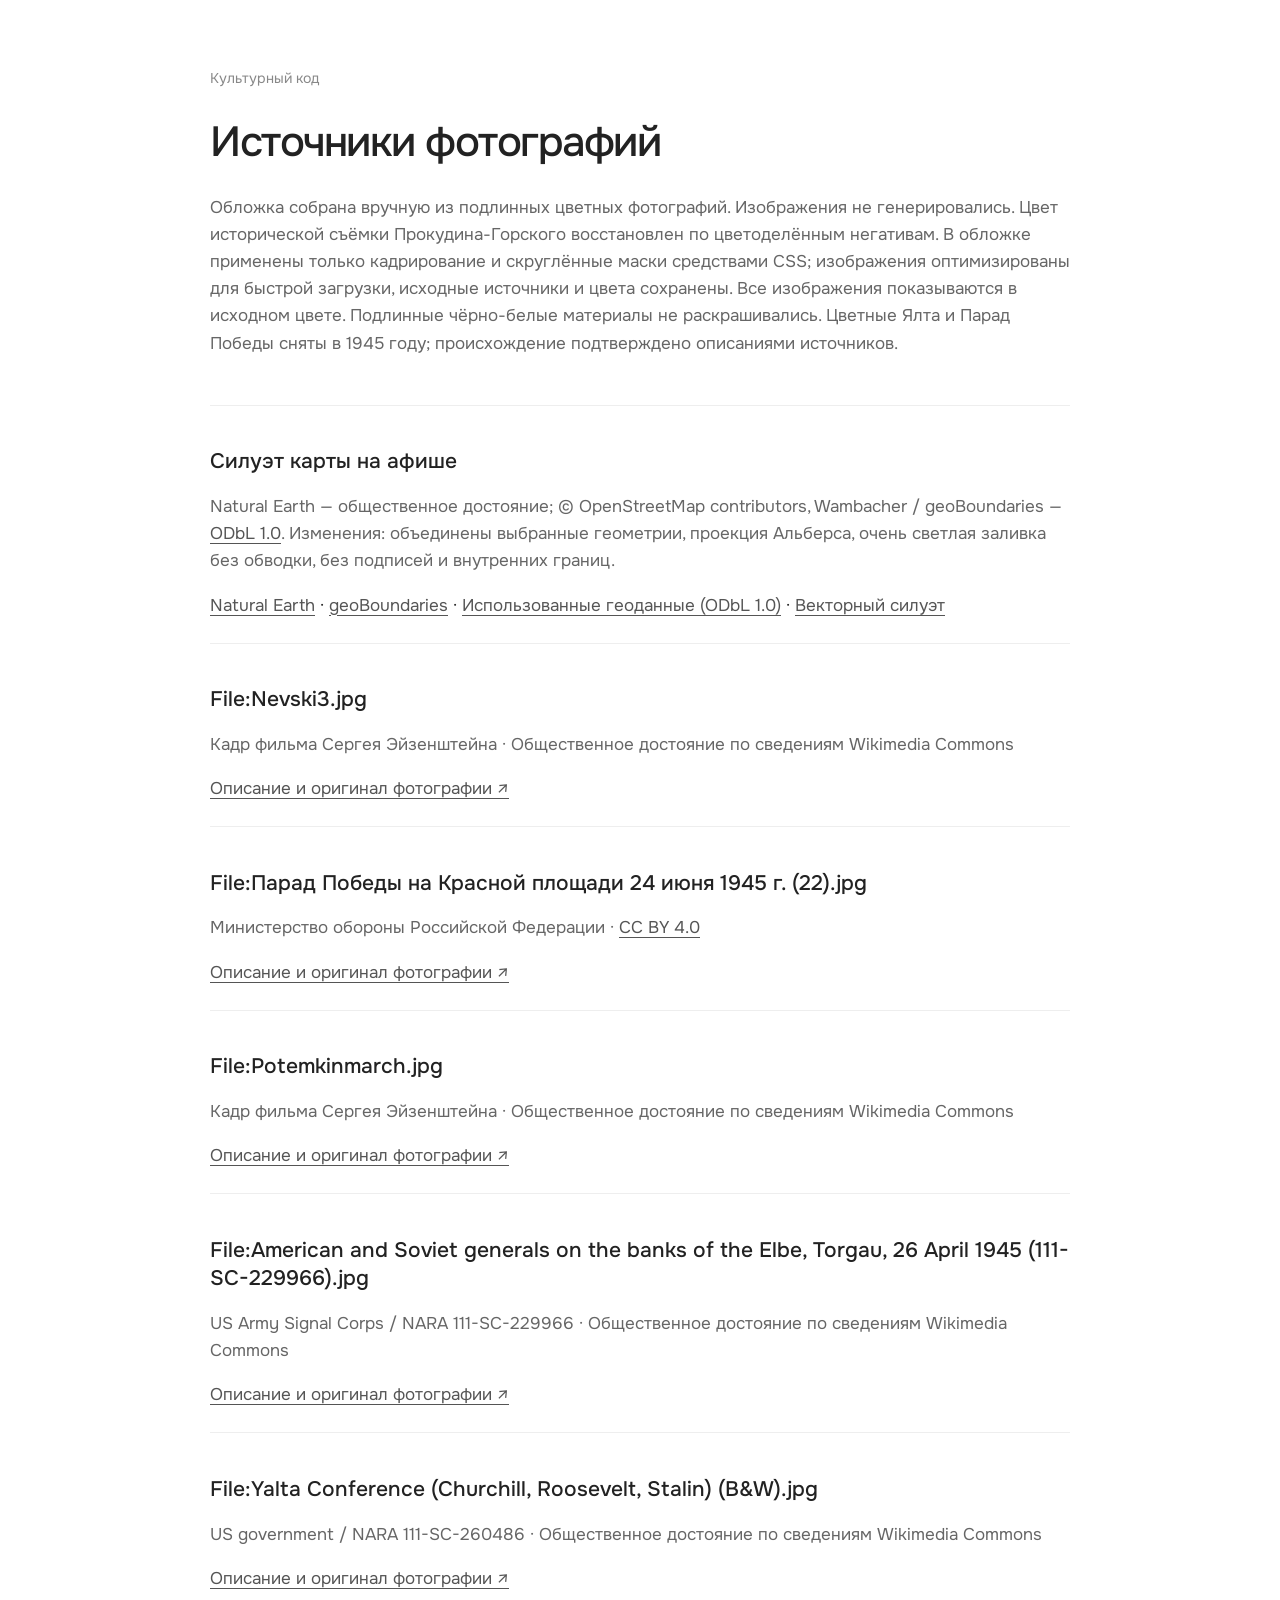
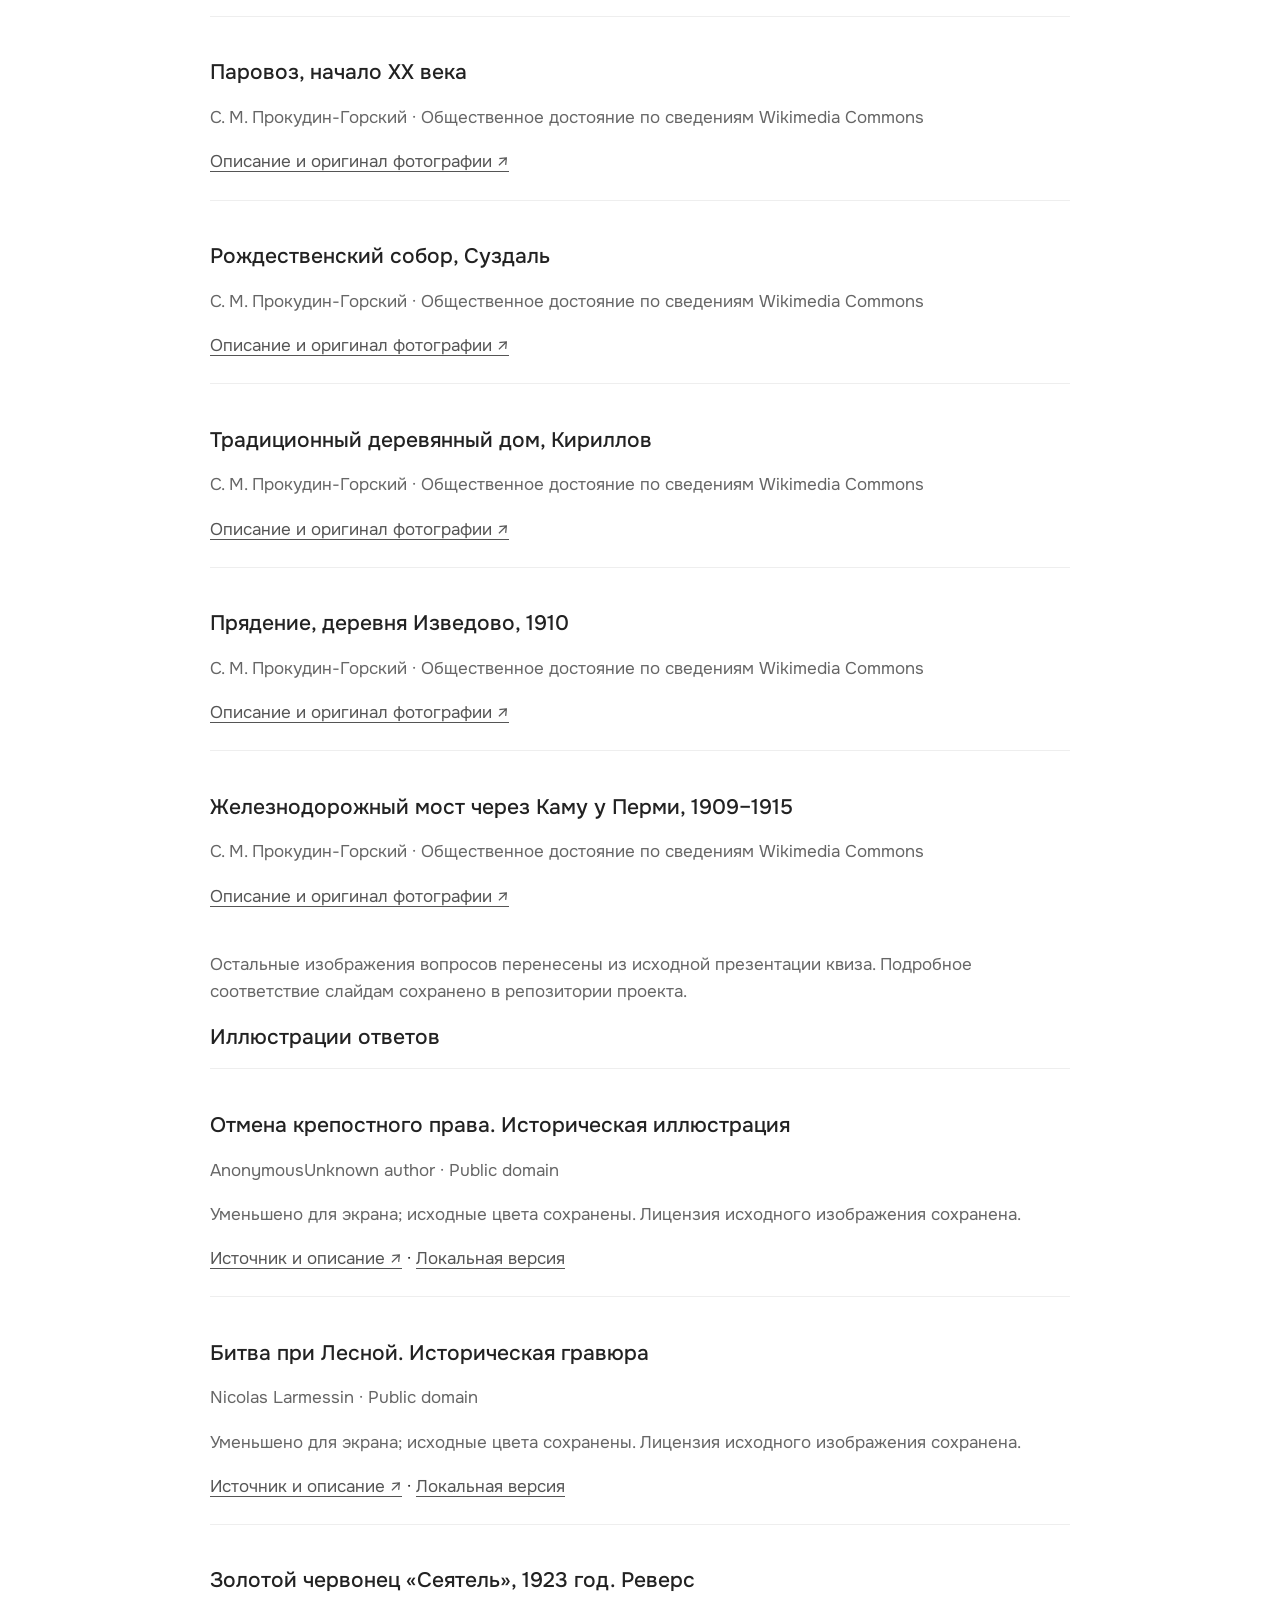
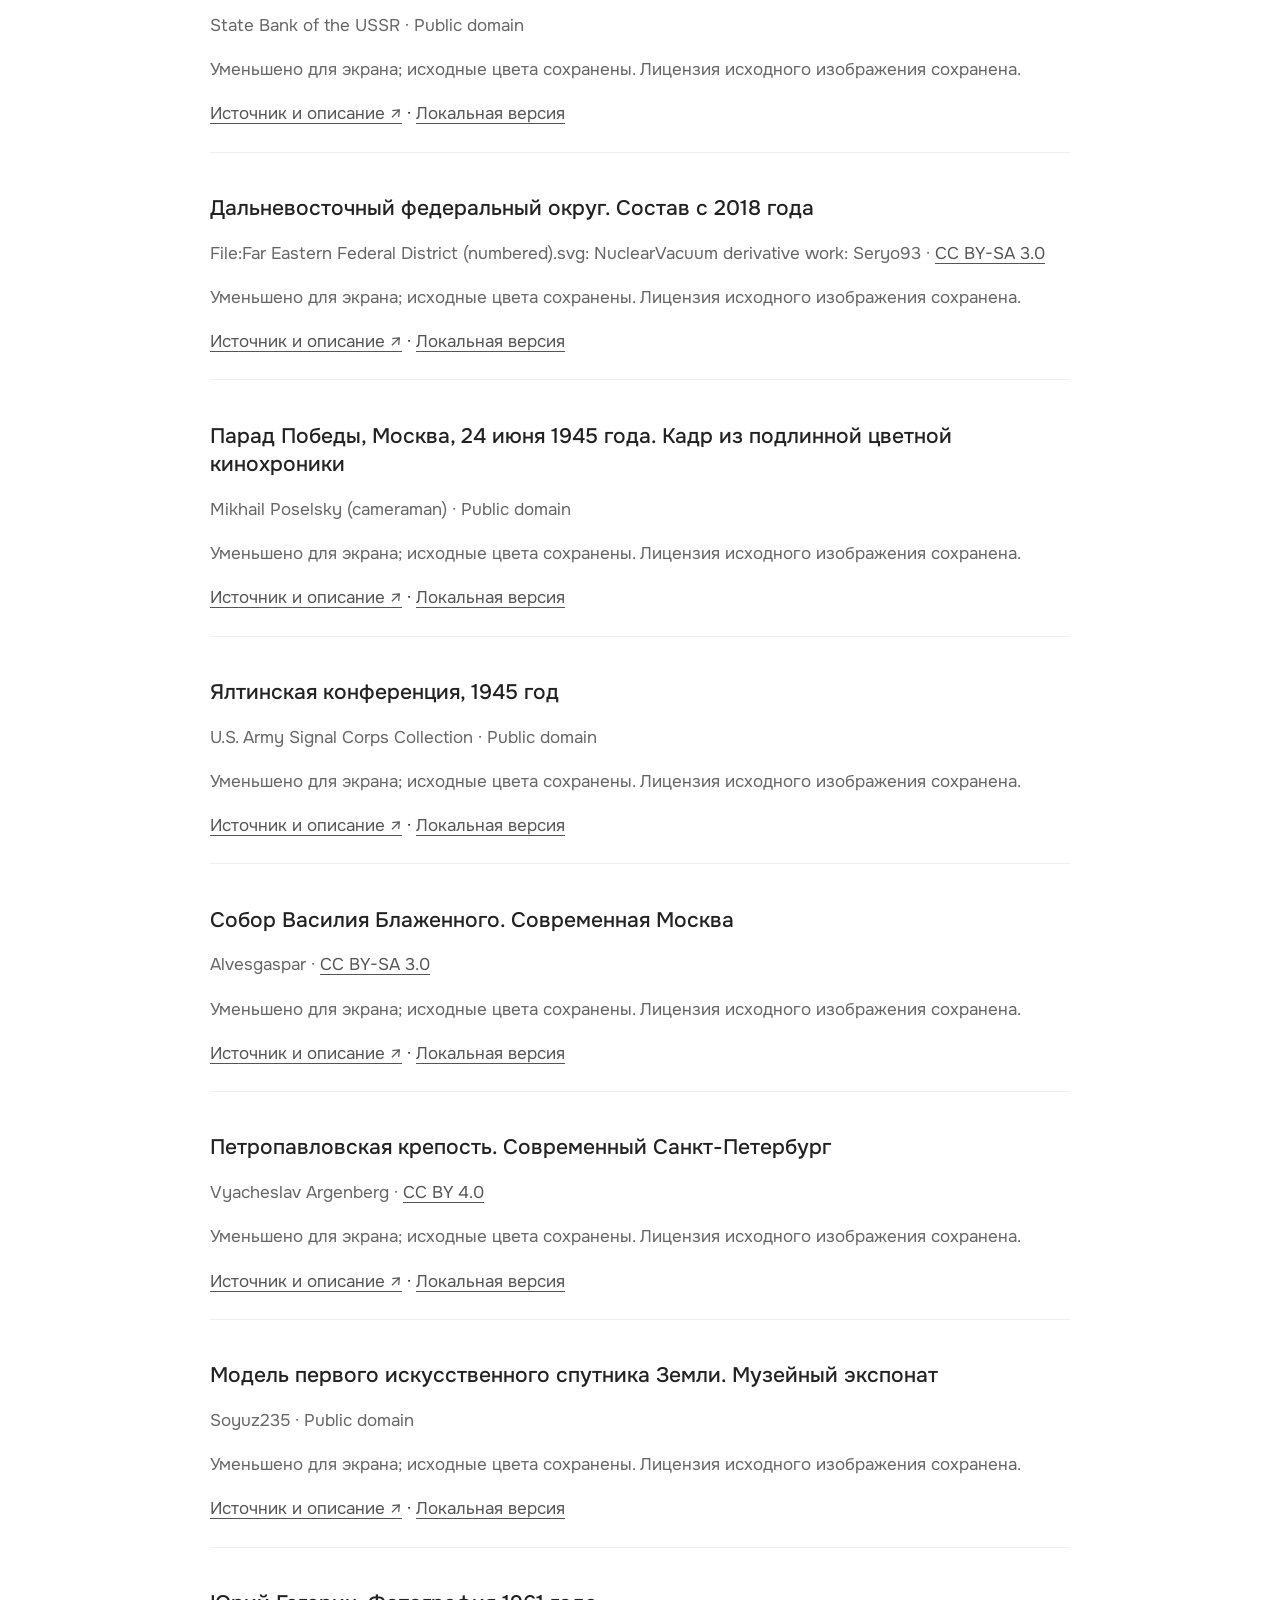
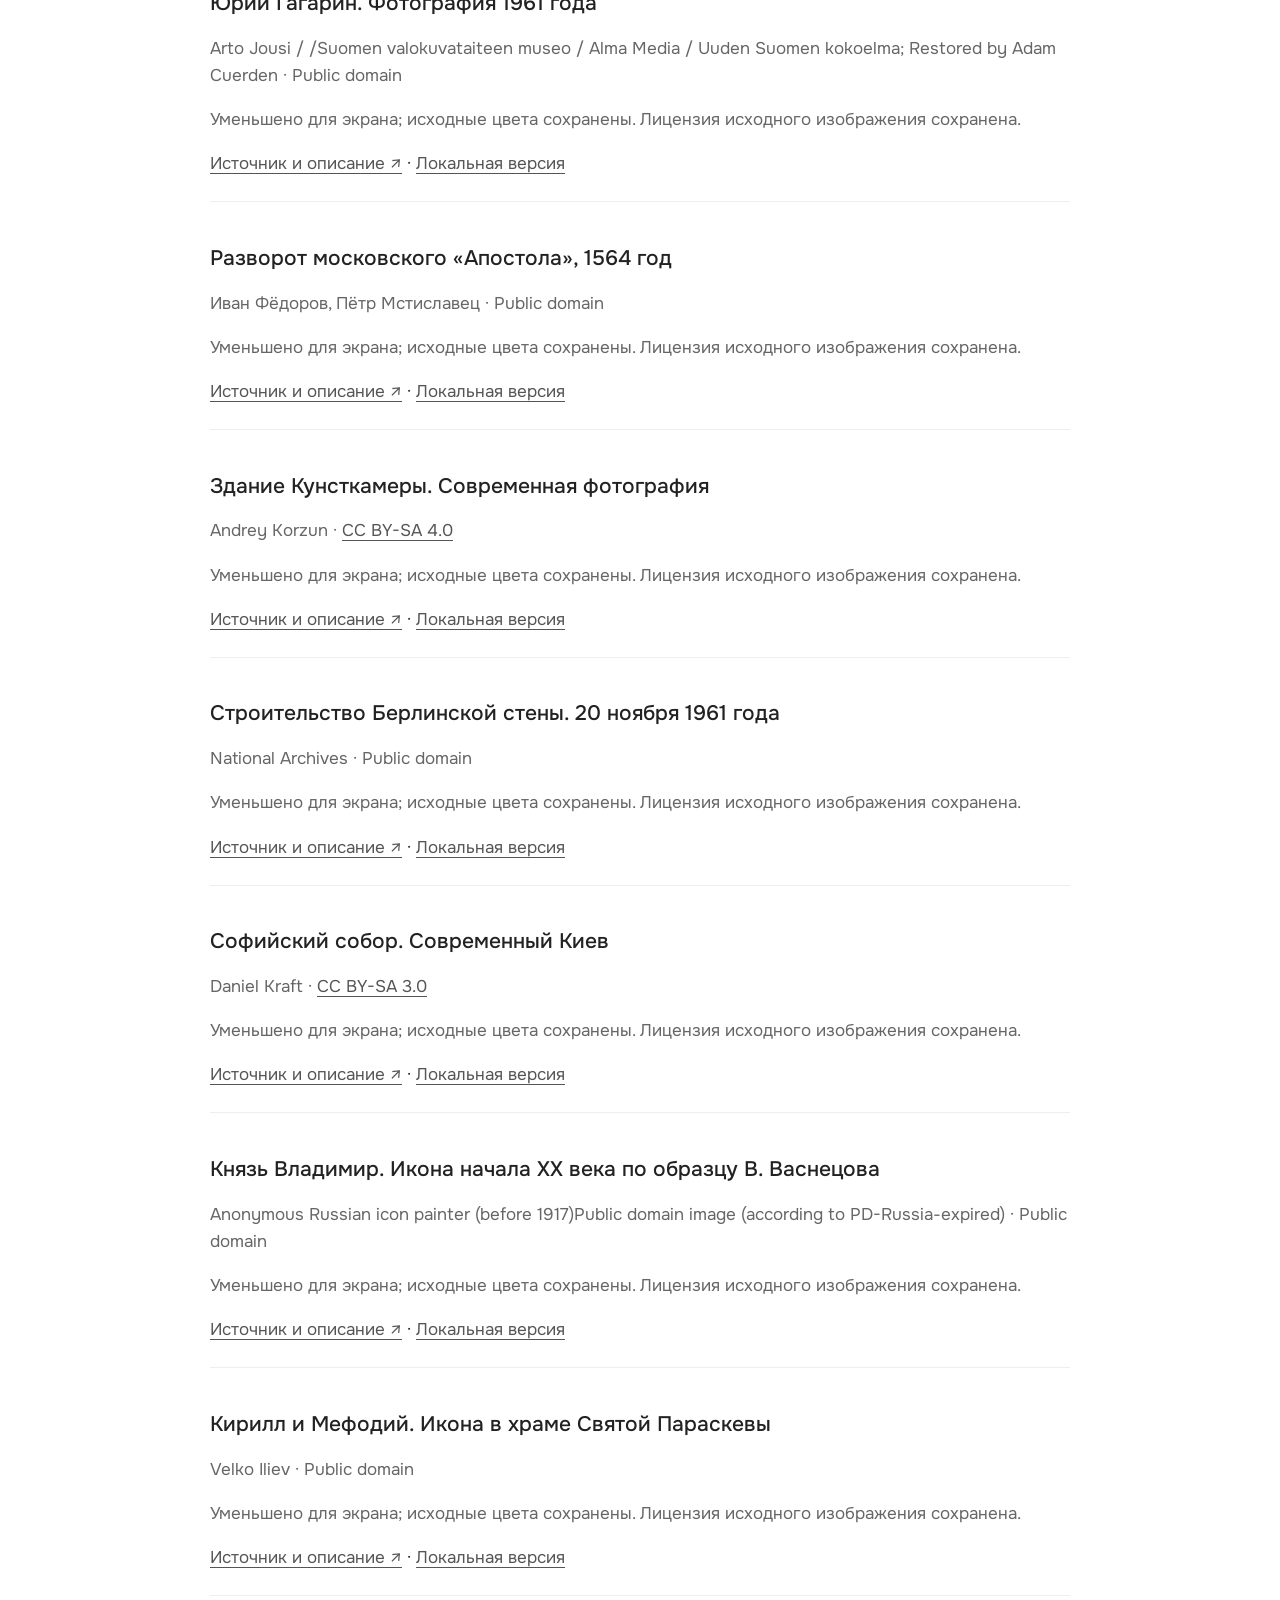
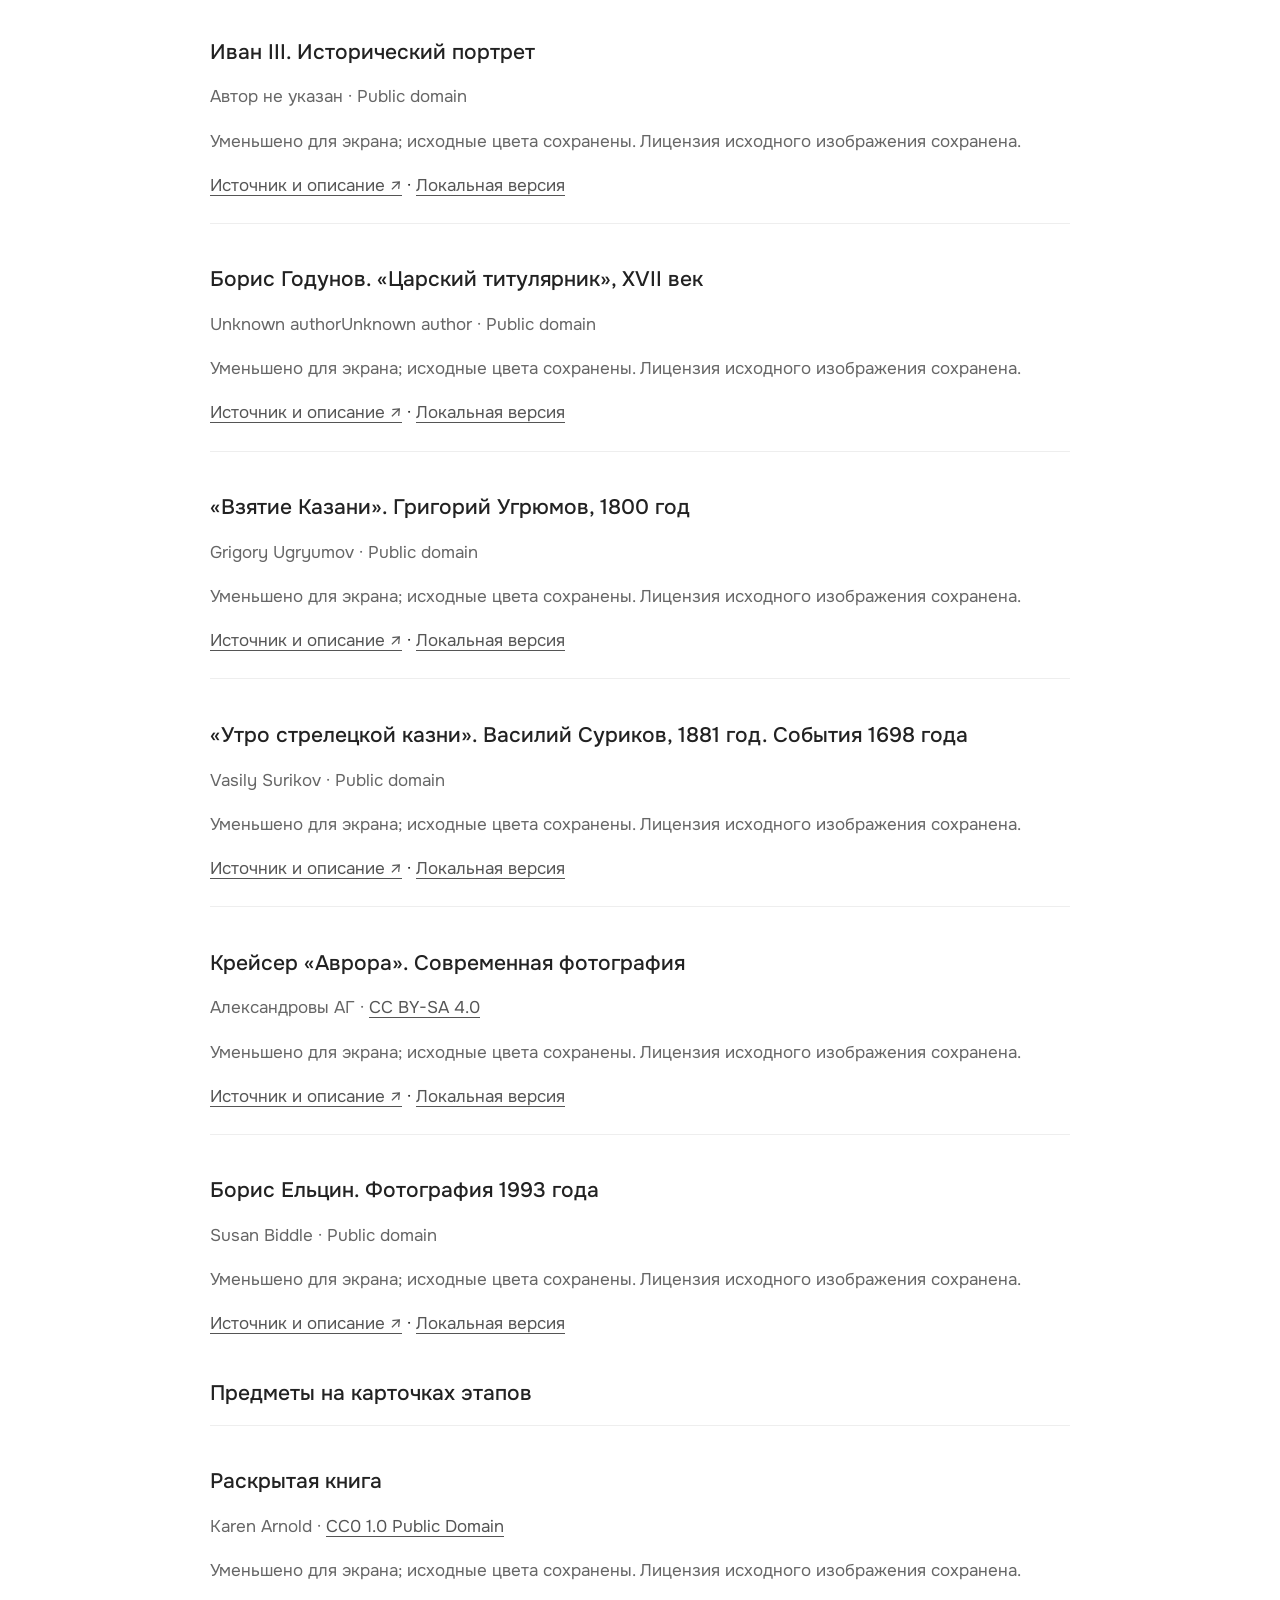
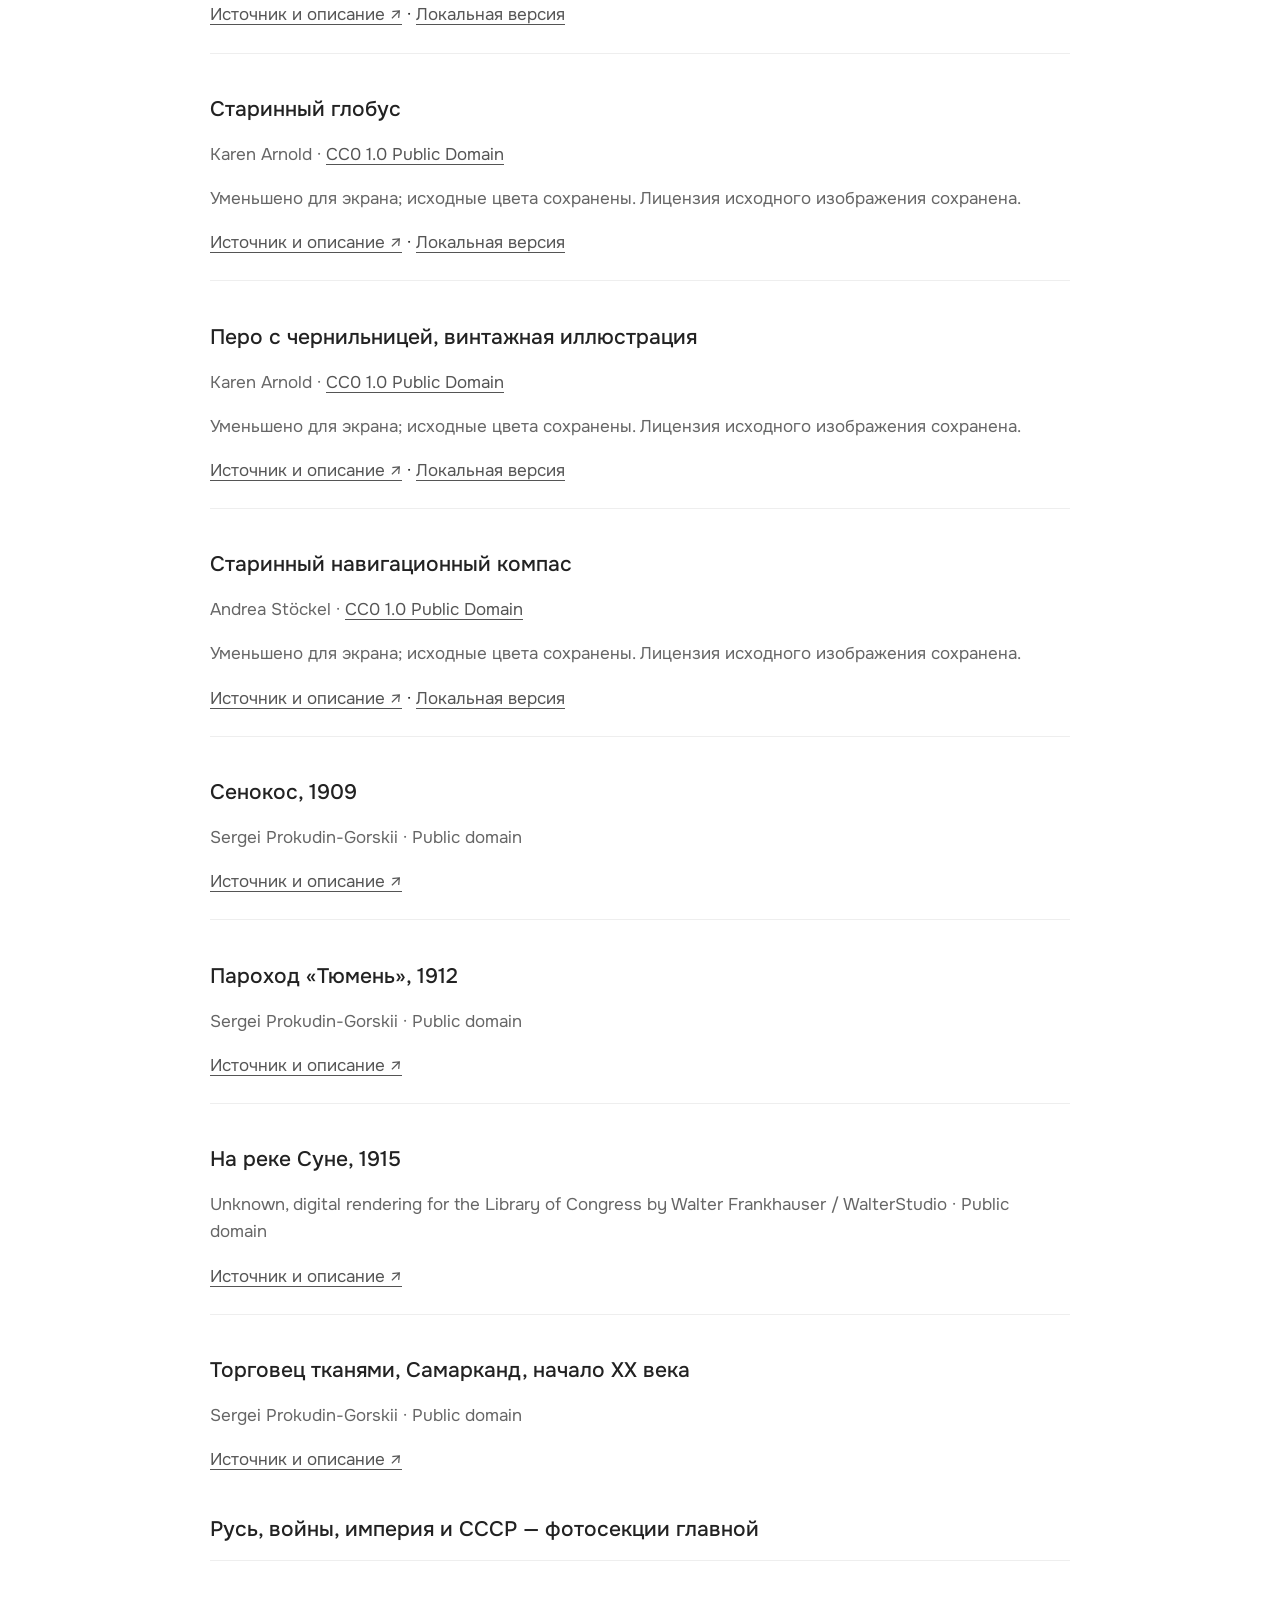
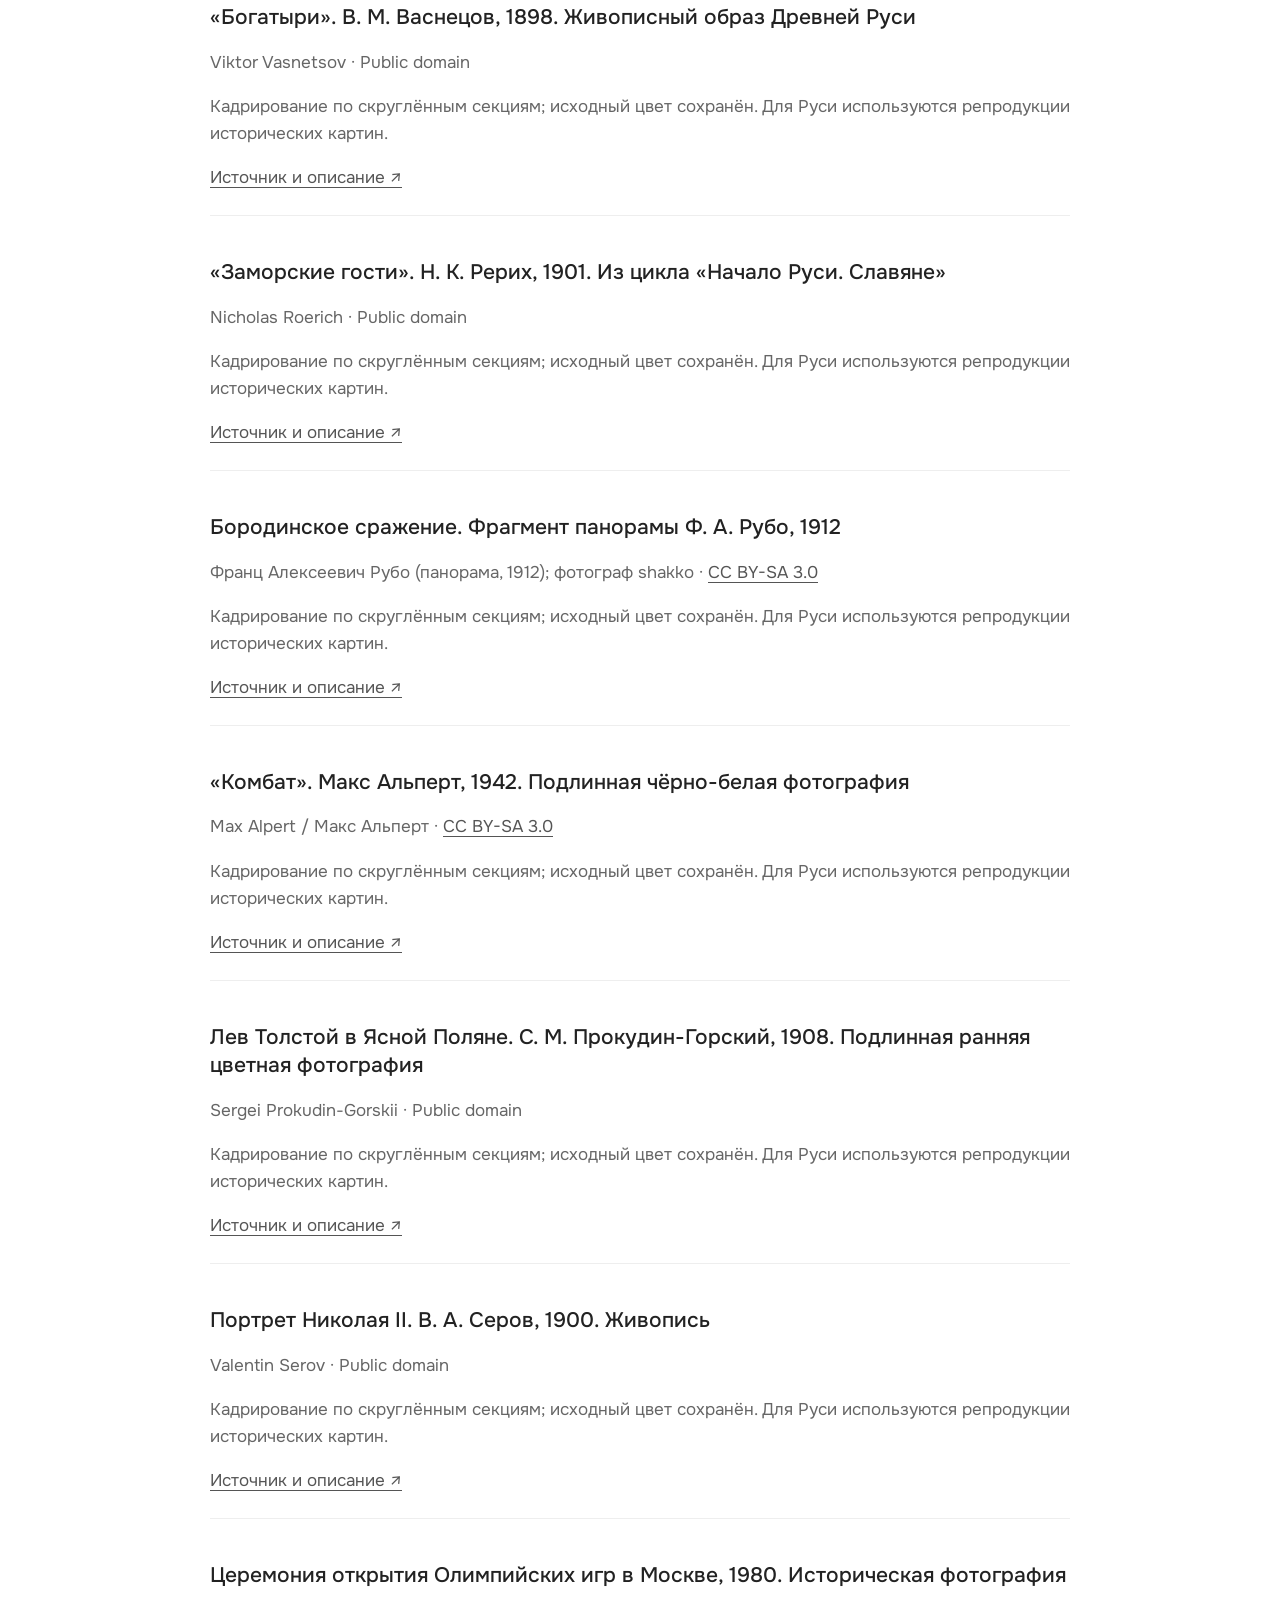
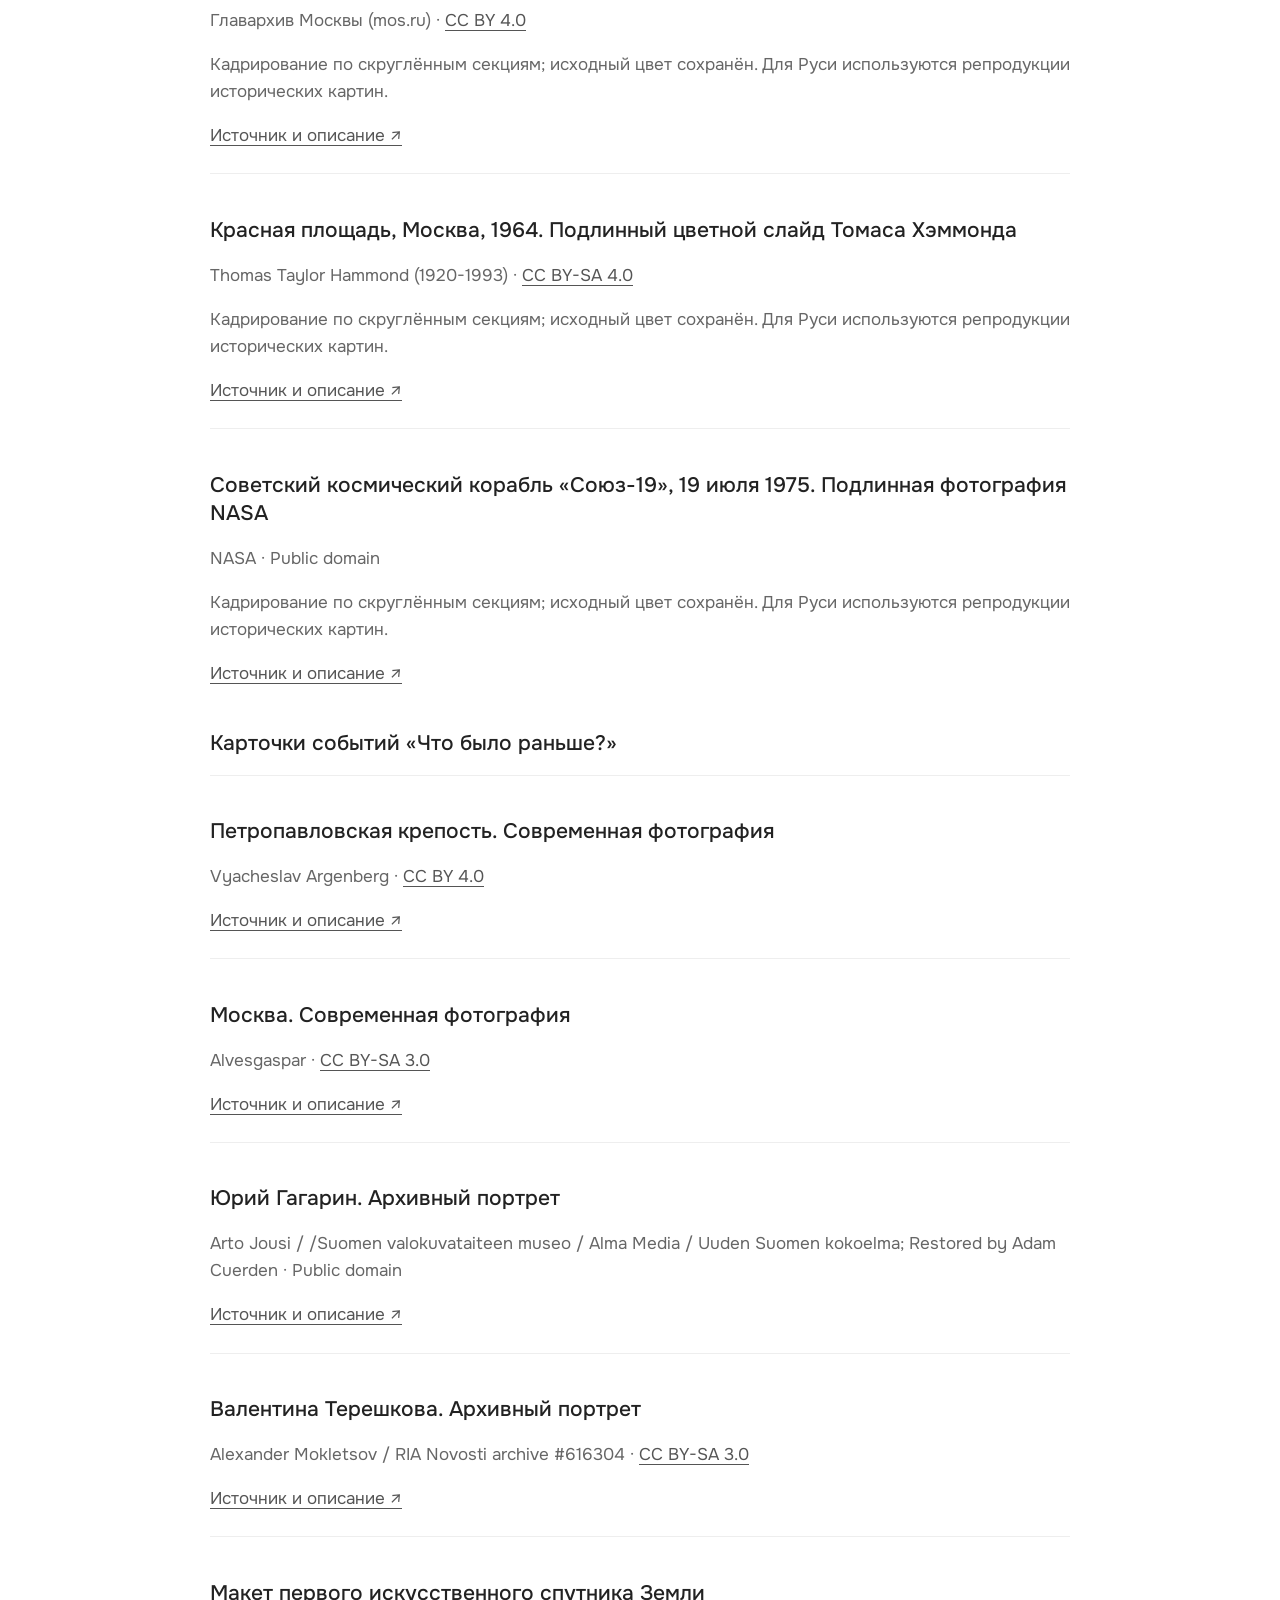
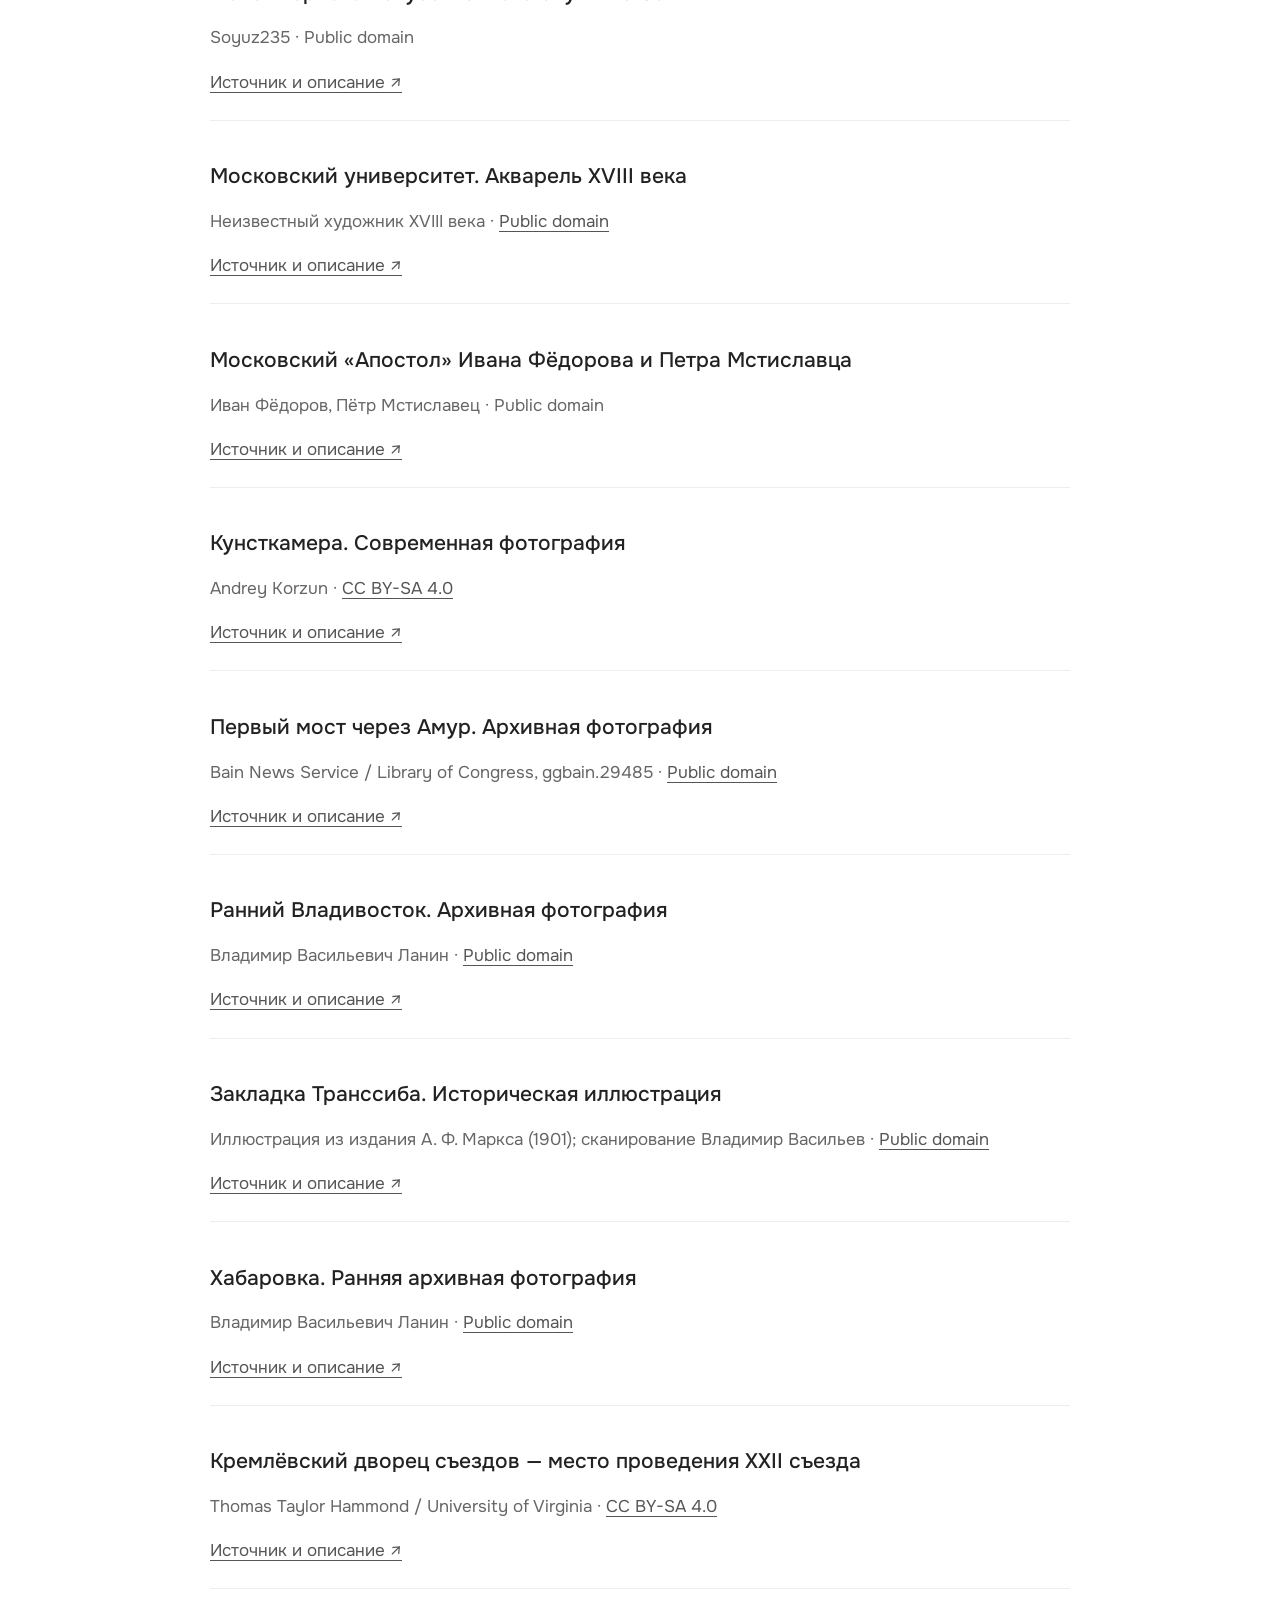
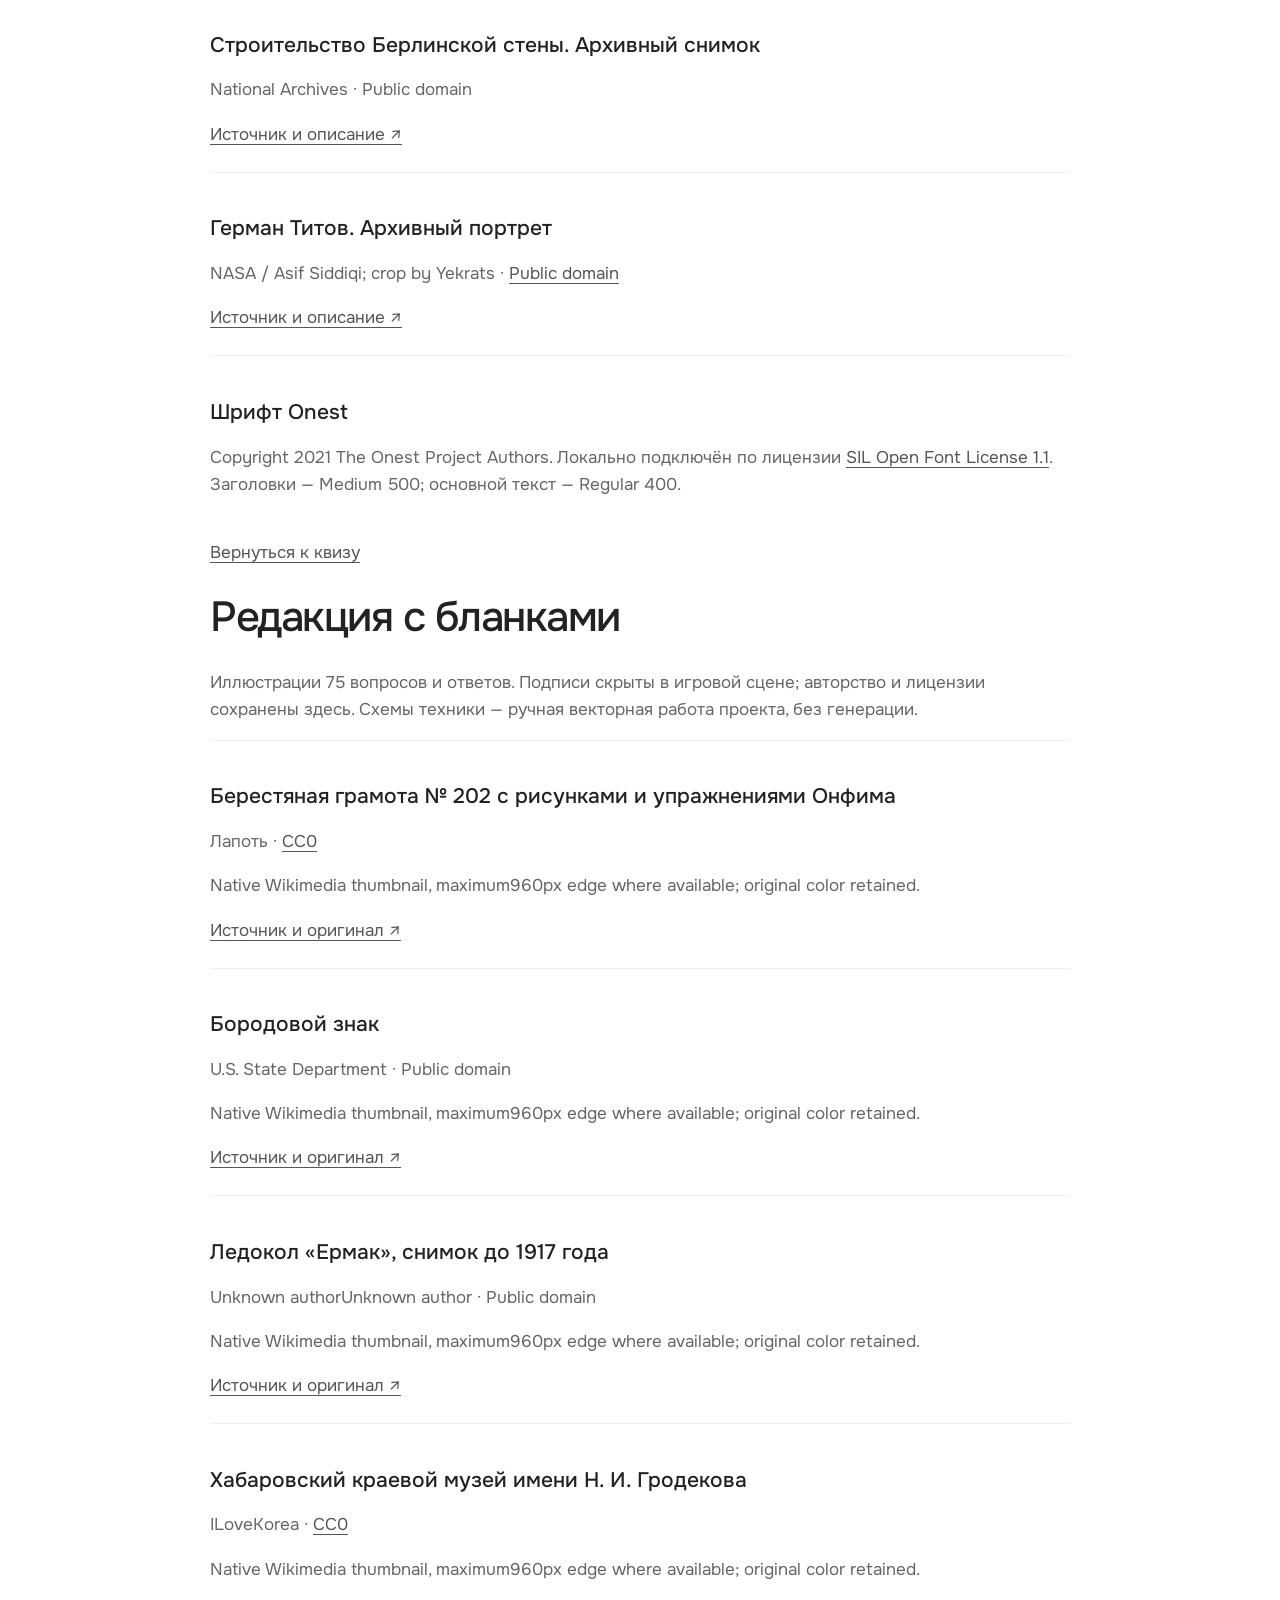
<file: credits.html>
<!doctype html><html lang="ru"><meta charset="utf-8"><meta name="viewport" content="width=device-width,initial-scale=1"><title>Источники фотографий · Культурный код</title><style>@font-face{font-family:Onest;src:url(assets/fonts/Onest-Variable.ttf);font-weight:300 900}body{margin:0;padding:64px 24px;background:#fff;color:#222;font:400 17px/1.6 Onest,Arial,sans-serif}main{max-width:860px;margin:auto}h1{font-weight:500;font-size:42px;line-height:1.1;letter-spacing:-1.5px}h2{font-weight:500;font-size:21px;line-height:1.35}article{border-top:1px solid #eee;padding:24px 0}p{color:#666}a{color:#555;text-underline-offset:4px}header{margin-bottom:48px}small{color:#888}</style><main><header><small>Культурный код</small><h1>Источники фотографий</h1><p>Обложка собрана вручную из подлинных цветных фотографий. Изображения не генерировались. Цвет исторической съёмки Прокудина-Горского восстановлен по цветоделённым негативам. В обложке применены только кадрирование и скруглённые маски средствами CSS; изображения оптимизированы для быстрой загрузки, исходные источники и цвета сохранены. Все изображения показываются в исходном цвете. Подлинные чёрно-белые материалы не раскрашивались. Цветные Ялта и Парад Победы сняты в 1945 году; происхождение подтверждено описаниями источников.</p></header><article><h2>Силуэт карты на афише</h2><p>Natural Earth — общественное достояние; © OpenStreetMap contributors, Wambacher / geoBoundaries — <a href="https://opendatacommons.org/licenses/odbl/1-0/">ODbL 1.0</a>. Изменения: объединены выбранные геометрии, проекция Альберса, очень светлая заливка без обводки, без подписей и внутренних границ.</p><a href="https://www.naturalearthdata.com/downloads/50m-cultural-vectors/50m-admin-0-countries-2/">Natural Earth</a> · <a href="https://www.geoboundaries.org/api/current/gbOpen/UKR/ADM1/">geoBoundaries</a> · <a href="source/russia-silhouette-geodata.geojson">Использованные геоданные (ODbL 1.0)</a> · <a href="assets/design/poster-russia-silhouette.svg">Векторный силуэт</a></article><article><h2>File:Nevski3.jpg</h2><p>Кадр фильма Сергея Эйзенштейна · Общественное достояние по сведениям Wikimedia Commons</p><a href="https://commons.wikimedia.org/wiki/File:Nevski3.jpg">Описание и оригинал фотографии ↗</a></article><article><h2>File:Парад Победы на Красной площади 24 июня 1945 г. (22).jpg</h2><p>Министерство обороны Российской Федерации · <a href="https://creativecommons.org/licenses/by/4.0/">CC BY 4.0</a></p><a href="https://commons.wikimedia.org/wiki/File:%D0%9F%D0%B0%D1%80%D0%B0%D0%B4_%D0%9F%D0%BE%D0%B1%D0%B5%D0%B4%D1%8B_%D0%BD%D0%B0_%D0%9A%D1%80%D0%B0%D1%81%D0%BD%D0%BE%D0%B9_%D0%BF%D0%BB%D0%BE%D1%89%D0%B0%D0%B4%D0%B8_24_%D0%B8%D1%8E%D0%BD%D1%8F_1945_%D0%B3._(22).jpg">Описание и оригинал фотографии ↗</a></article><article><h2>File:Potemkinmarch.jpg</h2><p>Кадр фильма Сергея Эйзенштейна · Общественное достояние по сведениям Wikimedia Commons</p><a href="https://commons.wikimedia.org/wiki/File:Potemkinmarch.jpg">Описание и оригинал фотографии ↗</a></article><article><h2>File:American and Soviet generals on the banks of the Elbe, Torgau, 26 April 1945 (111-SC-229966).jpg</h2><p>US Army Signal Corps / NARA 111-SC-229966 · Общественное достояние по сведениям Wikimedia Commons</p><a href="https://commons.wikimedia.org/wiki/File:American_and_Soviet_generals_on_the_banks_of_the_Elbe,_Torgau,_26_April_1945_(111-SC-229966).jpg">Описание и оригинал фотографии ↗</a></article><article><h2>File:Yalta Conference (Churchill, Roosevelt, Stalin) (B&amp;W).jpg</h2><p>US government / NARA 111-SC-260486 · Общественное достояние по сведениям Wikimedia Commons</p><a href="https://commons.wikimedia.org/wiki/File:Yalta_Conference_(Churchill,_Roosevelt,_Stalin)_(B%26W).jpg">Описание и оригинал фотографии ↗</a></article><article><h2>Паровоз, начало XX века</h2><p>С. М. Прокудин-Горский · Общественное достояние по сведениям Wikimedia Commons</p><a href="https://commons.wikimedia.org/wiki/File:Prokudin-Gorskii-26.jpg">Описание и оригинал фотографии ↗</a></article><article><h2>Рождественский собор, Суздаль</h2><p>С. М. Прокудин-Горский · Общественное достояние по сведениям Wikimedia Commons</p><a href="https://commons.wikimedia.org/wiki/File:Cathedral_of_the_Nativity_of_the_Theotokos_(Suzdal)_00.jpg">Описание и оригинал фотографии ↗</a></article><article><h2>Традиционный деревянный дом, Кириллов</h2><p>С. М. Прокудин-Горский · Общественное достояние по сведениям Wikimedia Commons</p><a href="https://commons.wikimedia.org/wiki/File:Russian_peasant_girls_in_front_of_a_traditional_wooden_house_in_Kirillov.jpg">Описание и оригинал фотографии ↗</a></article><article><h2>Прядение, деревня Изведово, 1910</h2><p>С. М. Прокудин-Горский · Общественное достояние по сведениям Wikimedia Commons</p><a href="https://commons.wikimedia.org/wiki/File:Russian_woman_spinning_yarn,_Izvedovo_village_(by_Sergei_Prokudin-Gorskii,_1910).jpg">Описание и оригинал фотографии ↗</a></article><article><h2>Железнодорожный мост через Каму у Перми, 1909–1915</h2><p>С. М. Прокудин-Горский · Общественное достояние по сведениям Wikimedia Commons</p><a href="https://commons.wikimedia.org/wiki/File:Prokudin-Gorskii-25.jpg">Описание и оригинал фотографии ↗</a></article><p>Остальные изображения вопросов перенесены из исходной презентации квиза. Подробное соответствие слайдам сохранено в репозитории проекта.</p><h2>Иллюстрации ответов</h2><article><h2>Отмена крепостного права. Историческая иллюстрация</h2><p>AnonymousUnknown author · Public domain</p><p>Уменьшено для экрана; исходные цвета сохранены. Лицензия исходного изображения сохранена.</p><a href="https://commons.wikimedia.org/wiki/File:Emancipation_of_the_serfs_in_1861.jpg">Источник и описание ↗</a> · <a href="assets/answer-history/emancipation.jpg">Локальная версия</a></article><article><h2>Битва при Лесной. Историческая гравюра</h2><p>Nicolas Larmessin · Public domain</p><p>Уменьшено для экрана; исходные цвета сохранены. Лицензия исходного изображения сохранена.</p><a href="https://commons.wikimedia.org/wiki/File:Battle_of_Lesnaya.png">Источник и описание ↗</a> · <a href="assets/answer-history/lesnaya.jpg">Локальная версия</a></article><article><h2>Золотой червонец «Сеятель», 1923 год. Реверс</h2><p>State Bank of the USSR · Public domain</p><p>Уменьшено для экрана; исходные цвета сохранены. Лицензия исходного изображения сохранена.</p><a href="https://commons.wikimedia.org/wiki/File:RR3213-0001R_Gold_Chervonets_1923_reverse.png">Источник и описание ↗</a> · <a href="assets/answer-history/chervonets.jpg">Локальная версия</a></article><article><h2>Дальневосточный федеральный округ. Состав с 2018 года</h2><p>File:Far Eastern Federal District (numbered).svg: NuclearVacuum
derivative work: Seryo93 · <a href="https://creativecommons.org/licenses/by-sa/3.0">CC BY-SA 3.0</a></p><p>Уменьшено для экрана; исходные цвета сохранены. Лицензия исходного изображения сохранена.</p><a href="https://commons.wikimedia.org/wiki/File:Far_Eastern_Federal_District_(numbered,_2018_composition).svg">Источник и описание ↗</a> · <a href="assets/answer-history/far-east.jpg">Локальная версия</a></article><article><h2>Парад Победы, Москва, 24 июня 1945 года. Кадр из подлинной цветной кинохроники</h2><p>Mikhail Poselsky (cameraman) · Public domain</p><p>Уменьшено для экрана; исходные цвета сохранены. Лицензия исходного изображения сохранена.</p><a href="https://commons.wikimedia.org/wiki/File:Gleb_Baklanov_Salute_1945_Moscow_Victory_Parade.jpg">Источник и описание ↗</a> · <a href="assets/answer-history/victory-parade-1945-color.jpg">Локальная версия</a></article><article><h2>Ялтинская конференция, 1945 год</h2><p>U.S. Army Signal Corps Collection · Public domain</p><p>Уменьшено для экрана; исходные цвета сохранены. Лицензия исходного изображения сохранена.</p><a href="https://commons.wikimedia.org/wiki/File:Yalta_Conference_1945_Churchill,_Stalin,_Roosevelt.jpg">Источник и описание ↗</a> · <a href="assets/answer-history/yalta-1945-color.jpg">Локальная версия</a></article><article><h2>Собор Василия Блаженного. Современная Москва</h2><p>Alvesgaspar · <a href="https://creativecommons.org/licenses/by-sa/3.0">CC BY-SA 3.0</a></p><p>Уменьшено для экрана; исходные цвета сохранены. Лицензия исходного изображения сохранена.</p><a href="https://commons.wikimedia.org/wiki/File:Moscow_July_2011-4a.jpg">Источник и описание ↗</a> · <a href="assets/answer-history/moscow.jpg">Локальная версия</a></article><article><h2>Петропавловская крепость. Современный Санкт-Петербург</h2><p>Vyacheslav Argenberg · <a href="https://creativecommons.org/licenses/by/4.0">CC BY 4.0</a></p><p>Уменьшено для экрана; исходные цвета сохранены. Лицензия исходного изображения сохранена.</p><a href="https://commons.wikimedia.org/wiki/File:Saint_Petersburg_under_heavy_clouds,_Russia.jpg">Источник и описание ↗</a> · <a href="assets/answer-history/petersburg.jpg">Локальная версия</a></article><article><h2>Модель первого искусственного спутника Земли. Музейный экспонат</h2><p>Soyuz235 · Public domain</p><p>Уменьшено для экрана; исходные цвета сохранены. Лицензия исходного изображения сохранена.</p><a href="https://commons.wikimedia.org/wiki/File:Sputnik_1_satellite_model.png">Источник и описание ↗</a> · <a href="assets/answer-history/sputnik.jpg">Локальная версия</a></article><article><h2>Юрий Гагарин. Фотография 1961 года</h2><p>Arto Jousi / /Suomen valokuvataiteen museo / Alma Media / Uuden Suomen kokoelma; Restored by Adam Cuerden · Public domain</p><p>Уменьшено для экрана; исходные цвета сохранены. Лицензия исходного изображения сохранена.</p><a href="https://commons.wikimedia.org/wiki/File:Yuri_Gagarin_(1961)_-_Restoration.jpg">Источник и описание ↗</a> · <a href="assets/answer-history/gagarin.jpg">Локальная версия</a></article><article><h2>Разворот московского «Апостола», 1564 год</h2><p>Иван Фёдоров, Пётр Мстиславец · Public domain</p><p>Уменьшено для экрана; исходные цвета сохранены. Лицензия исходного изображения сохранена.</p><a href="https://commons.wikimedia.org/wiki/File:Apostol_1564_Spread.jpg">Источник и описание ↗</a> · <a href="assets/answer-history/book.jpg">Локальная версия</a></article><article><h2>Здание Кунсткамеры. Современная фотография</h2><p>Andrey Korzun · <a href="https://creativecommons.org/licenses/by-sa/4.0">CC BY-SA 4.0</a></p><p>Уменьшено для экрана; исходные цвета сохранены. Лицензия исходного изображения сохранена.</p><a href="https://commons.wikimedia.org/wiki/File:2018_Kunstkamera_building_01.jpg">Источник и описание ↗</a> · <a href="assets/answer-history/kunstkamera.jpg">Локальная версия</a></article><article><h2>Строительство Берлинской стены. 20 ноября 1961 года</h2><p>National Archives · Public domain</p><p>Уменьшено для экрана; исходные цвета сохранены. Лицензия исходного изображения сохранена.</p><a href="https://commons.wikimedia.org/wiki/File:Berlin_Wall_1961-11-20.jpg">Источник и описание ↗</a> · <a href="assets/answer-history/berlin-wall.jpg">Локальная версия</a></article><article><h2>Софийский собор. Современный Киев</h2><p>Daniel Kraft · <a href="https://creativecommons.org/licenses/by-sa/3.0">CC BY-SA 3.0</a></p><p>Уменьшено для экрана; исходные цвета сохранены. Лицензия исходного изображения сохранена.</p><a href="https://commons.wikimedia.org/wiki/File:Saint_Sophia_Cathedral_Kiev.jpg">Источник и описание ↗</a> · <a href="assets/answer-history/kyiv.jpg">Локальная версия</a></article><article><h2>Князь Владимир. Икона начала XX века по образцу В. Васнецова</h2><p>Anonymous Russian icon painter (before 1917)Public domain image (according to PD-Russia-expired) · Public domain</p><p>Уменьшено для экрана; исходные цвета сохранены. Лицензия исходного изображения сохранена.</p><a href="https://commons.wikimedia.org/wiki/File:Icon_of_S.Vladimir_by_anonymous_after_Vasnetsov_(20_c,_priv.coll).jpg">Источник и описание ↗</a> · <a href="assets/answer-history/vladimir.jpg">Локальная версия</a></article><article><h2>Кирилл и Мефодий. Икона в храме Святой Параскевы</h2><p>Velko Iliev · Public domain</p><p>Уменьшено для экрана; исходные цвета сохранены. Лицензия исходного изображения сохранена.</p><a href="https://commons.wikimedia.org/wiki/File:Cyril_and_Methodius_Icon_in_Saint_Paraskeva_Church_in_Popitsa.JPG">Источник и описание ↗</a> · <a href="assets/answer-history/cyril-methodius.jpg">Локальная версия</a></article><article><h2>Иван III. Исторический портрет</h2><p>Автор не указан · Public domain</p><p>Уменьшено для экрана; исходные цвета сохранены. Лицензия исходного изображения сохранена.</p><a href="https://commons.wikimedia.org/wiki/File:Ivan_III_of_Russia_3.jpg">Источник и описание ↗</a> · <a href="assets/answer-history/ivan-iii.jpg">Локальная версия</a></article><article><h2>Борис Годунов. «Царский титулярник», XVII век</h2><p>Unknown authorUnknown author · Public domain</p><p>Уменьшено для экрана; исходные цвета сохранены. Лицензия исходного изображения сохранена.</p><a href="https://commons.wikimedia.org/wiki/File:Boris_Godunov_from_Titulyarnik_(17th_c.,_GIM).jpg">Источник и описание ↗</a> · <a href="assets/answer-history/godunov.jpg">Локальная версия</a></article><article><h2>«Взятие Казани». Григорий Угрюмов, 1800 год</h2><p>Grigory Ugryumov · Public domain</p><p>Уменьшено для экрана; исходные цвета сохранены. Лицензия исходного изображения сохранена.</p><a href="https://commons.wikimedia.org/wiki/File:Capture_of_Kazan,_Ivan_the_Terrible_(Grigoriy_Ugryumov).jpg">Источник и описание ↗</a> · <a href="assets/answer-history/kazan.jpg">Локальная версия</a></article><article><h2>«Утро стрелецкой казни». Василий Суриков, 1881 год. События 1698 года</h2><p>Vasily Surikov · Public domain</p><p>Уменьшено для экрана; исходные цвета сохранены. Лицензия исходного изображения сохранена.</p><a href="https://commons.wikimedia.org/wiki/File:Vasily_Surikov_-_%D0%A3%D1%82%D1%80%D0%BE_%D1%81%D1%82%D1%80%D0%B5%D0%BB%D0%B5%D1%86%D0%BA%D0%BE%D0%B9_%D0%BA%D0%B0%D0%B7%D0%BD%D0%B8_-_Google_Art_Project.jpg">Источник и описание ↗</a> · <a href="assets/answer-history/streltsy.jpg">Локальная версия</a></article><article><h2>Крейсер «Аврора». Современная фотография</h2><p>Александровы АГ · <a href="https://creativecommons.org/licenses/by-sa/4.0">CC BY-SA 4.0</a></p><p>Уменьшено для экрана; исходные цвета сохранены. Лицензия исходного изображения сохранена.</p><a href="https://commons.wikimedia.org/wiki/File:0196Gb._Saint_Petersburg._Cruiser_%22Aurora%22.jpg">Источник и описание ↗</a> · <a href="assets/answer-history/aurora.jpg">Локальная версия</a></article><article><h2>Борис Ельцин. Фотография 1993 года</h2><p>Susan Biddle · Public domain</p><p>Уменьшено для экрана; исходные цвета сохранены. Лицензия исходного изображения сохранена.</p><a href="https://commons.wikimedia.org/wiki/File:Boris_Yeltsin_1993.jpg">Источник и описание ↗</a> · <a href="assets/answer-history/yeltsin.jpg">Локальная версия</a></article><h2>Предметы на карточках этапов</h2><article><h2>Раскрытая книга</h2><p>Karen Arnold · <a href="https://creativecommons.org/publicdomain/zero/1.0/">CC0 1.0 Public Domain</a></p><p>Уменьшено для экрана; исходные цвета сохранены. Лицензия исходного изображения сохранена.</p><a href="https://www.publicdomainpictures.net/en/view-image.php?image=467986&amp;picture=open-book-clipart">Источник и описание ↗</a> · <a href="assets/stage-objects/warmup-book.png">Локальная версия</a></article><article><h2>Старинный глобус</h2><p>Karen Arnold · <a href="https://creativecommons.org/publicdomain/zero/1.0/">CC0 1.0 Public Domain</a></p><p>Уменьшено для экрана; исходные цвета сохранены. Лицензия исходного изображения сохранена.</p><a href="https://www.publicdomainpictures.net/en/view-image.php?image=398526&amp;picture=globe-vintage-clipart">Источник и описание ↗</a> · <a href="assets/stage-objects/main-globe.png">Локальная версия</a></article><article><h2>Перо с чернильницей, винтажная иллюстрация</h2><p>Karen Arnold · <a href="https://creativecommons.org/publicdomain/zero/1.0/">CC0 1.0 Public Domain</a></p><p>Уменьшено для экрана; исходные цвета сохранены. Лицензия исходного изображения сохранена.</p><a href="https://www.publicdomainpictures.net/en/view-image.php?image=410764&amp;picture=feather-quill-ink-vintage">Источник и описание ↗</a> · <a href="assets/stage-objects/creative-quill.png">Локальная версия</a></article><article><h2>Старинный навигационный компас</h2><p>Andrea Stöckel · <a href="https://creativecommons.org/publicdomain/zero/1.0/">CC0 1.0 Public Domain</a></p><p>Уменьшено для экрана; исходные цвета сохранены. Лицензия исходного изображения сохранена.</p><a href="https://www.publicdomainpictures.net/en/view-image.php?image=413976&amp;picture=clipart-compass-navigation-vintage">Источник и описание ↗</a> · <a href="assets/stage-objects/captains-compass.png">Локальная версия</a></article><article><h2>Сенокос, 1909</h2><p>Sergei Prokudin-Gorskii · Public domain</p><a href="https://commons.wikimedia.org/wiki/File:Gorskii_04422u.jpg">Источник и описание ↗</a></article><article><h2>Пароход «Тюмень», 1912</h2><p>Sergei Prokudin-Gorskii · Public domain</p><a href="https://commons.wikimedia.org/wiki/File:Tyumen_Prokudin-Gorsky_1912.jpg">Источник и описание ↗</a></article><article><h2>На реке Суне, 1915</h2><p>Unknown, digital rendering for the Library of Congress by Walter Frankhauser / WalterStudio · Public domain</p><a href="https://commons.wikimedia.org/wiki/File:Prokudin-Gorsky.Suna_River.jpg">Источник и описание ↗</a></article><article><h2>Торговец тканями, Самарканд, начало XX века</h2><p>Sergei Prokudin-Gorskii · Public domain</p><a href="https://commons.wikimedia.org/wiki/File:Gorskii_03948u.jpg">Источник и описание ↗</a></article><h2>Русь, войны, империя и СССР — фотосекции главной</h2><article><h2>«Богатыри». В. М. Васнецов, 1898. Живописный образ Древней Руси</h2><p>Viktor Vasnetsov · Public domain</p><p>Кадрирование по скруглённым секциям; исходный цвет сохранён. Для Руси используются репродукции исторических картин.</p><a href="https://commons.wikimedia.org/wiki/File:1898_Vasnetsov_Bogatyrs_anagoria.JPG">Источник и описание ↗</a></article><article><h2>«Заморские гости». Н. К. Рерих, 1901. Из цикла «Начало Руси. Славяне»</h2><p>Nicholas Roerich · Public domain</p><p>Кадрирование по скруглённым секциям; исходный цвет сохранён. Для Руси используются репродукции исторических картин.</p><a href="https://commons.wikimedia.org/wiki/File:Nicholas_Roerich,_Guests_from_Overseas.jpg">Источник и описание ↗</a></article><article><h2>Бородинское сражение. Фрагмент панорамы Ф. А. Рубо, 1912</h2><p>Франц Алексеевич Рубо (панорама, 1912); фотограф shakko · <a href="https://creativecommons.org/licenses/by-sa/3.0">CC BY-SA 3.0</a></p><p>Кадрирование по скруглённым секциям; исходный цвет сохранён. Для Руси используются репродукции исторических картин.</p><a href="https://commons.wikimedia.org/wiki/File:Battle_of_Borodino_panorama_-_detail_04.jpg">Источник и описание ↗</a></article><article><h2>«Комбат». Макс Альперт, 1942. Подлинная чёрно-белая фотография</h2><p>Max Alpert / Макс Альперт · <a href="https://creativecommons.org/licenses/by-sa/3.0">CC BY-SA 3.0</a></p><p>Кадрирование по скруглённым секциям; исходный цвет сохранён. Для Руси используются репродукции исторических картин.</p><a href="https://commons.wikimedia.org/wiki/File:RIAN_archive_543_A_battalion_commander.jpg">Источник и описание ↗</a></article><article><h2>Лев Толстой в Ясной Поляне. С. М. Прокудин-Горский, 1908. Подлинная ранняя цветная фотография</h2><p>Sergei Prokudin-Gorskii · Public domain</p><p>Кадрирование по скруглённым секциям; исходный цвет сохранён. Для Руси используются репродукции исторических картин.</p><a href="https://commons.wikimedia.org/wiki/File:L.N.Tolstoy_Prokudin-Gorsky.jpg">Источник и описание ↗</a></article><article><h2>Портрет Николая II. В. А. Серов, 1900. Живопись</h2><p>Valentin Serov · Public domain</p><p>Кадрирование по скруглённым секциям; исходный цвет сохранён. Для Руси используются репродукции исторических картин.</p><a href="https://commons.wikimedia.org/wiki/File:%D0%92%D0%B0%D0%BB%D0%B5%D0%BD%D1%82%D0%B8%D0%BD_%D0%90._%D0%A1%D0%B5%D1%80%D0%BE%D0%B2_-_%D0%9F%D0%BE%D1%80%D1%82%D1%80%D0%B5%D1%82_%D0%9D%D0%B8%D0%BA%D0%BE%D0%BB%D0%B0%D1%8F_II_(%D0%A2%D1%80%D0%B5%D1%82%D1%8C%D1%8F%D0%BA%D0%BE%D0%B2%D1%81%D0%BA%D0%B0%D1%8F_%D0%B3%D0%B0%D0%BB%D0%B5%D1%80%D0%B5%D1%8F).jpg">Источник и описание ↗</a></article><article><h2>Церемония открытия Олимпийских игр в Москве, 1980. Историческая фотография</h2><p>Главархив Москвы (mos.ru) · <a href="https://creativecommons.org/licenses/by/4.0">CC BY 4.0</a></p><p>Кадрирование по скруглённым секциям; исходный цвет сохранён. Для Руси используются репродукции исторических картин.</p><a href="https://commons.wikimedia.org/wiki/File:Opening_of_1980_Summer_Olympics_01.jpg">Источник и описание ↗</a></article><article><h2>Красная площадь, Москва, 1964. Подлинный цветной слайд Томаса Хэммонда</h2><p>Thomas Taylor Hammond (1920-1993) · <a href="https://creativecommons.org/licenses/by-sa/4.0">CC BY-SA 4.0</a></p><p>Кадрирование по скруглённым секциям; исходный цвет сохранён. Для Руси используются репродукции исторических картин.</p><a href="https://commons.wikimedia.org/wiki/File:Moscow_Hammond_Slides_61.jpg">Источник и описание ↗</a></article><article><h2>Советский космический корабль «Союз-19», 19 июля 1975. Подлинная фотография NASA</h2><p>NASA · Public domain</p><p>Кадрирование по скруглённым секциям; исходный цвет сохранён. Для Руси используются репродукции исторических картин.</p><a href="https://commons.wikimedia.org/wiki/File:Soyuz_19_(Apollo_Soyuz_Test_Project)_spacecraft.jpg">Источник и описание ↗</a></article><h2>Карточки событий «Что было раньше?»</h2><article><h2>Петропавловская крепость. Современная фотография</h2><p>Vyacheslav Argenberg · <a href="https://creativecommons.org/licenses/by/4.0">CC BY 4.0</a></p><a href="https://commons.wikimedia.org/wiki/File:Saint_Petersburg_under_heavy_clouds,_Russia.jpg">Источник и описание ↗</a></article><article><h2>Москва. Современная фотография</h2><p>Alvesgaspar · <a href="https://creativecommons.org/licenses/by-sa/3.0">CC BY-SA 3.0</a></p><a href="https://commons.wikimedia.org/wiki/File:Moscow_July_2011-4a.jpg">Источник и описание ↗</a></article><article><h2>Юрий Гагарин. Архивный портрет</h2><p>Arto Jousi / /Suomen valokuvataiteen museo / Alma Media / Uuden Suomen kokoelma; Restored by Adam Cuerden · Public domain</p><a href="https://commons.wikimedia.org/wiki/File:Yuri_Gagarin_(1961)_-_Restoration.jpg">Источник и описание ↗</a></article><article><h2>Валентина Терешкова. Архивный портрет</h2><p>Alexander Mokletsov / RIA Novosti archive #616304 · <a href="https://creativecommons.org/licenses/by-sa/3.0/">CC BY-SA 3.0</a></p><a href="https://commons.wikimedia.org/wiki/File:Valentina_Tereshkova_%28January_1963%29.jpg">Источник и описание ↗</a></article><article><h2>Макет первого искусственного спутника Земли</h2><p>Soyuz235 · Public domain</p><a href="https://commons.wikimedia.org/wiki/File:Sputnik_1_satellite_model.png">Источник и описание ↗</a></article><article><h2>Московский университет. Акварель XVIII века</h2><p>Неизвестный художник XVIII века · <a href="https://creativecommons.org/publicdomain/mark/1.0/">Public domain</a></p><a href="https://commons.wikimedia.org/wiki/File:Mgu_1798.jpg">Источник и описание ↗</a></article><article><h2>Московский «Апостол» Ивана Фёдорова и Петра Мстиславца</h2><p>Иван Фёдоров, Пётр Мстиславец · Public domain</p><a href="https://commons.wikimedia.org/wiki/File:Apostol_1564_Spread.jpg">Источник и описание ↗</a></article><article><h2>Кунсткамера. Современная фотография</h2><p>Andrey Korzun · <a href="https://creativecommons.org/licenses/by-sa/4.0">CC BY-SA 4.0</a></p><a href="https://commons.wikimedia.org/wiki/File:2018_Kunstkamera_building_01.jpg">Источник и описание ↗</a></article><article><h2>Первый мост через Амур. Архивная фотография</h2><p>Bain News Service / Library of Congress, ggbain.29485 · <a href="https://www.loc.gov/rr/print/res/274_bain.html">Public domain</a></p><a href="https://commons.wikimedia.org/wiki/File:East_end%2C_Amur_Bridge_1_7-8_miles_LCCN2014709643.jpg">Источник и описание ↗</a></article><article><h2>Ранний Владивосток. Архивная фотография</h2><p>Владимир Васильевич Ланин · <a href="https://commons.wikimedia.org/wiki/Template:PD-Russia-expired">Public domain</a></p><a href="https://commons.wikimedia.org/wiki/File:%D0%92%D0%BB%D0%B0%D0%B4%D0%B8%D0%B2%D0%BE%D1%81%D1%82%D0%BE%D0%BA._%D0%92%D0%B8%D0%B4_%D1%83%D0%BB%D0%B8%D1%86%D1%8B_%D0%A1%D0%B2%D0%B5%D1%82%D0%BB%D0%B0%D0%BD%D1%81%D0%BA%D0%BE%D0%B9_%28%D1%84%D0%BE%D1%82%D0%BE%D0%B3%D1%80%D0%B0%D1%84%D0%B8%D1%8F_%D0%92._%D0%92._%D0%9B%D0%B0%D0%BD%D0%B8%D0%BD%D0%B0_%E2%84%96_76%29.jpg">Источник и описание ↗</a></article><article><h2>Закладка Транссиба. Историческая иллюстрация</h2><p>Иллюстрация из издания А. Ф. Маркса (1901); сканирование Владимир Васильев · <a href="https://creativecommons.org/publicdomain/mark/1.0/">Public domain</a></p><a href="https://commons.wikimedia.org/wiki/File:%D0%97%D0%B0%D0%BA%D0%BB%D0%B0%D0%B4%D0%BA%D0%B0_%D0%B2%D0%B5%D0%BB%D0%B8%D0%BA%D0%BE%D0%B9_%D1%81%D0%B8%D0%B1%D0%B8%D1%80%D1%81%D0%BA%D0%BE%D0%B9_%D0%B4%D0%BE%D1%80%D0%BE%D0%B3%D0%B8%2C_1891.jpg">Источник и описание ↗</a></article><article><h2>Хабаровка. Ранняя архивная фотография</h2><p>Владимир Васильевич Ланин · <a href="https://commons.wikimedia.org/wiki/Template:PD-Russia-expired">Public domain</a></p><a href="https://commons.wikimedia.org/wiki/File:%D0%A5%D0%B0%D0%B1%D0%B0%D1%80%D0%BE%D0%B2%D0%BA%D0%B0._%D0%92%D0%B8%D0%B4_2_%28%D1%84%D0%BE%D1%82%D0%BE%D0%B3%D1%80%D0%B0%D1%84%D0%B8%D1%8F_%D0%92._%D0%92._%D0%9B%D0%B0%D0%BD%D0%B8%D0%BD%D0%B0%29.jpg">Источник и описание ↗</a></article><article><h2>Кремлёвский дворец съездов — место проведения XXII съезда</h2><p>Thomas Taylor Hammond / University of Virginia · <a href="https://creativecommons.org/licenses/by-sa/4.0/">CC BY-SA 4.0</a></p><a href="https://commons.wikimedia.org/wiki/File:State_Kremlin_Palace_1964.jpg">Источник и описание ↗</a></article><article><h2>Строительство Берлинской стены. Архивный снимок</h2><p>National Archives · Public domain</p><a href="https://commons.wikimedia.org/wiki/File:Berlin_Wall_1961-11-20.jpg">Источник и описание ↗</a></article><article><h2>Герман Титов. Архивный портрет</h2><p>NASA / Asif Siddiqi; crop by Yekrats · <a href="https://commons.wikimedia.org/wiki/Template:PD-USGov-NASA">Public domain</a></p><a href="https://commons.wikimedia.org/wiki/File:German_Titov.JPG">Источник и описание ↗</a></article><article><h2>Шрифт Onest</h2><p>Copyright 2021 The Onest Project Authors. Локально подключён по лицензии <a href="assets/fonts/Onest-OFL.txt">SIL Open Font License 1.1</a>. Заголовки — Medium 500; основной текст — Regular 400.</p></article><a href="index.html">Вернуться к квизу</a></html><!-- PAPER ATTRIBUTION --><h1>Редакция с бланками</h1><p>Иллюстрации 75 вопросов и ответов. Подписи скрыты в игровой сцене; авторство и лицензии сохранены здесь. Схемы техники — ручная векторная работа проекта, без генерации.</p><article><h2>Берестяная грамота № 202 с рисунками и упражнениями Онфима</h2><p>Лапоть · <a href="http://creativecommons.org/publicdomain/zero/1.0/deed.en">CC0</a></p><p>Native Wikimedia thumbnail, maximum960px edge where available; original color retained.</p><a href="https://commons.wikimedia.org/wiki/File:Birch_bark_No_202_-_Novgorod_Kremlin_Museum.jpg">Источник и оригинал ↗</a></article><article><h2>Бородовой знак</h2><p>U.S. State Department · Public domain</p><p>Native Wikimedia thumbnail, maximum960px edge where available; original color retained.</p><a href="https://commons.wikimedia.org/wiki/File:Beard_token.jpg">Источник и оригинал ↗</a></article><article><h2>Ледокол «Ермак», снимок до 1917 года</h2><p>Unknown authorUnknown author · Public domain</p><p>Native Wikimedia thumbnail, maximum960px edge where available; original color retained.</p><a href="https://commons.wikimedia.org/wiki/File:Yermak_icebreaker.jpg">Источник и оригинал ↗</a></article><article><h2>Хабаровский краевой музей имени Н. И. Гродекова</h2><p>ILoveKorea · <a href="http://creativecommons.org/publicdomain/zero/1.0/deed.en">CC0</a></p><p>Native Wikimedia thumbnail, maximum960px edge where available; original color retained.</p><a href="https://commons.wikimedia.org/wiki/File:Russia._Khabarovsk._Grodekov_Khabarovsk_Regional_Lore_Museum_2016.jpg">Источник и оригинал ↗</a></article><article><h2>Каменная черепаха у Гродековского музея</h2><p>Glucke · <a href="https://creativecommons.org/licenses/by-sa/3.0">CC BY-SA 3.0</a></p><p>Native Wikimedia thumbnail, maximum960px edge where available; original color retained.</p><a href="https://commons.wikimedia.org/wiki/File:Khabarovsk_stone_tortoise_left.JPG">Источник и оригинал ↗</a></article><article><h2>Петроглифы Сикачи-Аляна</h2><p>Andshel · <a href="https://creativecommons.org/licenses/by-sa/3.0">CC BY-SA 3.0</a></p><p>Native Wikimedia thumbnail, maximum960px edge where available; original color retained.</p><a href="https://commons.wikimedia.org/wiki/File:%D0%9F%D0%B5%D1%82%D1%80%D0%BE%D0%B3%D0%BB%D0%B8%D1%84%D1%8B_%D0%A1%D0%B8%D0%BA%D0%B0%D1%87%D0%B8-%D0%90%D0%BB%D1%8F%D0%BD%D0%B0_%D0%BD%D0%B8%D0%B6%D0%BD%D1%8F%D1%8F_%D0%B3%D1%80%D1%83%D0%BF%D0%BF%D0%B0_%D0%A0%D0%AB%D0%91%D0%90.JPG">Источник и оригинал ↗</a></article><article><h2>Мыс Великан, Сахалин</h2><p>Grishina Irina · <a href="https://creativecommons.org/licenses/by-sa/4.0">CC BY-SA 4.0</a></p><p>Native Wikimedia thumbnail, maximum960px edge where available; original color retained.</p><a href="https://commons.wikimedia.org/wiki/File:%D0%9C%D1%8B%D1%81_%D0%92%D0%B5%D0%BB%D0%B8%D0%BA%D0%B0%D0%BD_%D0%A1%D0%B0%D1%85%D0%B0%D0%BB%D0%B8%D0%BD.jpg">Источник и оригинал ↗</a></article><article><h2>Хабаровская детская железная дорога</h2><p>Svetlov Artem · <a href="http://creativecommons.org/publicdomain/zero/1.0/deed.en">CC0</a></p><p>Native Wikimedia thumbnail, maximum960px edge where available; original color retained.</p><a href="https://commons.wikimedia.org/wiki/File:RZD_TU10-017_Khabarovsk_children_railway_2022-08.jpg">Источник и оригинал ↗</a></article><article><h2>Фрегат «Паллада»</h2><p>Alexey Bogolyubov · Public domain</p><p>Native Wikimedia thumbnail, maximum960px edge where available; original color retained.</p><a href="https://commons.wikimedia.org/wiki/File:FrigatePallada.jpg">Источник и оригинал ↗</a></article><article><h2>Открытие первой Государственной думы, 1906 год</h2><p>К. Е. фон Ганн · Public domain</p><p>Native Wikimedia thumbnail, maximum960px edge where available; original color retained.</p><a href="https://commons.wikimedia.org/wiki/File:Opening_of_Duma.jpg">Источник и оригинал ↗</a></article><article><h2>Эскиз костюма к фильму «Аэлита», Александра Экстер, 1924</h2><p>Aleksandra Ekster · Public domain</p><p>Native Wikimedia thumbnail, maximum960px edge where available; original color retained.</p><a href="https://commons.wikimedia.org/wiki/File:Alexandra_Exter_-_Aelita_(Lobanov-Rostovsky_coll.)_01.jpg">Источник и оригинал ↗</a></article><article><h2>Дмитрий Менделеев. Портрет работы Ильи Репина</h2><p>Ilya Repin · Public domain</p><p>Native Wikimedia thumbnail, maximum960px edge where available; original color retained.</p><a href="https://commons.wikimedia.org/wiki/File:Medeleeff_by_repin.jpg">Источник и оригинал ↗</a></article><article><h2>Константин Циолковский, 1924 год</h2><p>Unknown authorUnknown author · Public domain</p><p>Native Wikimedia thumbnail, maximum960px edge where available; original color retained.</p><a href="https://commons.wikimedia.org/wiki/File:%D0%9A%D0%BE%D0%BD%D1%81%D1%82%D0%B0%D0%BD%D1%82%D0%B8%D0%BD_%D0%A6%D0%B8%D0%BE%D0%BB%D0%BA%D0%BE%D0%B2%D1%81%D0%BA%D0%B8%D0%B9.jpg">Источник и оригинал ↗</a></article><article><h2>Амурский утёс в Хабаровске</h2><p>Andshel · <a href="https://creativecommons.org/licenses/by-sa/3.0">CC BY-SA 3.0</a></p><p>Native Wikimedia thumbnail, maximum960px edge where available; original color retained.</p><a href="https://commons.wikimedia.org/wiki/File:%D0%9D%D0%B0%D0%B1%D0%B5%D1%80%D0%B5%D0%B6%D0%BD%D0%B0%D1%8F_%D0%B8_%D1%83%D1%82%D0%B5%D1%81_%D0%B2_%D0%A5%D0%B0%D0%B1%D0%B0%D1%80%D0%BE%D0%B2%D1%81%D0%BA%D0%B5.JPG">Источник и оригинал ↗</a></article><article><h2>Николай Пирогов. Портрет Ильи Репина, 1881</h2><p>Ilya Repin · Public domain</p><p>Native Wikimedia thumbnail, maximum960px edge where available; original color retained.</p><a href="https://commons.wikimedia.org/wiki/File:Ilya_Repin_Portrait_of_the_Surgeon_Nikolay_Pirogov_1881.jpg">Источник и оригинал ↗</a></article><article><h2>Владимир Шухов, 1891 год</h2><p>Unknown authorUnknown author · Public domain</p><p>Native Wikimedia thumbnail, maximum960px edge where available; original color retained.</p><a href="https://commons.wikimedia.org/wiki/File:Vladimir_Grigoryevich_Shukhov_1891.jpg">Источник и оригинал ↗</a></article><article><h2>Паровой транспорт «Манджур» и шхуна «Алеут». А. П. Алексеев, 1880-е</h2><p>А. П. Алексеев · Public domain</p><p>Native Wikimedia thumbnail, maximum960px edge where available; original color retained.</p><a href="https://commons.wikimedia.org/wiki/File:%D0%9C%D0%B0%D0%BD%D0%B4%D0%B6%D1%83%D1%80_%D0%B8_%D0%90%D0%BB%D0%B5%D1%83%D1%82.jpg">Источник и оригинал ↗</a></article><article><h2>Александр Николаевич Лодыгин</h2><p>Unknown authorUnknown author · Public domain</p><p>Native Wikimedia thumbnail, maximum960px edge where available; original color retained.</p><a href="https://commons.wikimedia.org/wiki/File:Lodygin.jpg">Источник и оригинал ↗</a></article><article><h2>Открытие Царскосельской железной дороги. Историческая иллюстрация</h2><p>F. Martens · Public domain</p><p>Native Wikimedia thumbnail, maximum960px edge where available; original color retained.</p><a href="https://commons.wikimedia.org/wiki/File:The_Ceremonial_Opening_of_the_Tzarskoye_Selo_Railway.jpg">Источник и оригинал ↗</a></article><article><h2>Николаевский вокзал в Москве. Историческое изображение</h2><p>Iosif Goffert · Public domain</p><p>Native Wikimedia thumbnail, maximum960px edge where available; original color retained.</p><a href="https://commons.wikimedia.org/wiki/File:Railway_station_Moscow_038.jpg">Источник и оригинал ↗</a></article><article><h2>Станция Московского метрополитена. Современная фотография</h2><p>Unknown. First uploaded by Worldtraveller. · <a href="http://creativecommons.org/licenses/by-sa/3.0/">CC BY-SA 3.0</a></p><p>Native Wikimedia thumbnail, maximum960px edge where available; original color retained.</p><a href="https://commons.wikimedia.org/wiki/File:Moscow_Metro,_Kievskaya_station.jpg">Источник и оригинал ↗</a></article><article><h2>Михайловский дворец Русского музея. Современная фотография</h2><p>Andrey Korzun · <a href="https://creativecommons.org/licenses/by-sa/4.0">CC BY-SA 4.0</a></p><p>Native Wikimedia thumbnail, maximum960px edge where available; original color retained.</p><a href="https://commons.wikimedia.org/wiki/File:2018_SPb_Mikhailovsky_Palace_06.jpg">Источник и оригинал ↗</a></article><article><h2>Зимний дворец. Современная фотография</h2><p>Godot13 · <a href="https://creativecommons.org/licenses/by-sa/4.0">CC BY-SA 4.0</a></p><p>Native Wikimedia thumbnail, maximum960px edge where available; original color retained.</p><a href="https://commons.wikimedia.org/wiki/File:RUS-2016-Aerial-SPB-Winter_Palace_(crop).jpg">Источник и оригинал ↗</a></article><article><h2>Фасад Третьяковской галереи на почтовой марке 1992 года</h2><p>Russian Post (рисунок В. Э. Коваля). · Public domain</p><p>Native Wikimedia thumbnail, maximum960px edge where available; original color retained.</p><a href="https://commons.wikimedia.org/wiki/File:Russia_1992_No_49_stamp_(1st_standard_issue_of_Russia._12th_issue._Tretyakov_Gallery_(fa%C3%A7ade_by_Viktor_Vasnetsov),_Moscow).jpg">Источник и оригинал ↗</a></article><article><h2>Михаил Лермонтов. Исторический портрет</h2><p>А. И. Клюндер, бумага, акварель, Институт русской литературы, Санкт-Петербург · Public domain</p><p>Native Wikimedia thumbnail, maximum960px edge where available; original color retained.</p><a href="https://commons.wikimedia.org/wiki/File:Mikhail_Lermontov,_1838.jpg">Источник и оригинал ↗</a></article><article><h2>Николай Гоголь. Фёдор Моллер, 1840</h2><p>Otto Friedrich Theodor von Möller · Public domain</p><p>Native Wikimedia thumbnail, maximum960px edge where available; original color retained.</p><a href="https://commons.wikimedia.org/wiki/File:N.Gogol_by_F.Moller_(1840,_Tretyakov_gallery).jpg">Источник и оригинал ↗</a></article><article><h2>Александр Попов. Архивный портрет</h2><p>Unknown authorUnknown author · Public domain</p><p>Native Wikimedia thumbnail, maximum960px edge where available; original color retained.</p><a href="https://commons.wikimedia.org/wiki/File:Alexander_Popov_portrait.jpg">Источник и оригинал ↗</a></article><article><h2>Иван Папанин и участники экспедиции перед высадкой на льдину</h2><p>Коробицын Калестин Степанович (Союзфото) · Public domain</p><p>Native Wikimedia thumbnail, maximum960px edge where available; original color retained.</p><a href="https://commons.wikimedia.org/wiki/File:%D0%98%D0%B2%D0%B0%D0%BD_%D0%9F%D0%B0%D0%BF%D0%B0%D0%BD%D0%B8%D0%BD_%D0%B8_%D1%83%D1%87%D0%B0%D1%81%D1%82%D0%BD%D0%B8%D0%BA%D0%B8_%D1%8D%D0%BA%D1%81%D0%BF%D0%B5%D0%B4%D0%B8%D1%86%D0%B8%D0%B8_%D0%B2%D0%BE_%D0%B2%D1%80%D0%B5%D0%BC%D1%8F_%D0%BF%D0%BE%D0%B4%D0%B3%D0%BE%D1%82%D0%BE%D0%B2%D0%BA%D0%B8_%D0%BA_%D0%B2%D1%8B%D1%81%D0%B0%D0%B4%D0%BA%D0%B5_%D0%BD%D0%B0_%D0%BB%D1%8C%D0%B4%D0%B8%D0%BD%D1%83.jpg">Источник и оригинал ↗</a></article><article><h2>Обнинская АЭС. Современная фотография</h2><p>A.Savin · <a href="https://creativecommons.org/licenses/by-sa/3.0">CC BY-SA 3.0</a></p><p>Native Wikimedia thumbnail, maximum960px edge where available; original color retained.</p><a href="https://commons.wikimedia.org/wiki/File:Obninsk-AES.jpg">Источник и оригинал ↗</a></article><article><h2>Участники Портсмутской мирной конференции, 1905</h2><p>Unknown authorUnknown author · Public domain</p><p>Native Wikimedia thumbnail, maximum960px edge where available; original color retained.</p><a href="https://commons.wikimedia.org/wiki/File:Treaty_of_Portsmouth_Peace_Treaty%EF%BC%881905%EF%BC%89.jpg">Источник и оригинал ↗</a></article><article><h2>Кровавое воскресенье. Историческая иллюстрация</h2><p>Unknown · Public domain</p><p>Native Wikimedia thumbnail, maximum960px edge where available; original color retained.</p><a href="https://commons.wikimedia.org/wiki/File:BloodySunday1905b.jpg">Источник и оригинал ↗</a></article><article><h2>Копейки и деньги Ивана IV</h2><p>Петров Эдуард · <a href="http://creativecommons.org/publicdomain/zero/1.0/deed.en">CC0</a></p><p>Native Wikimedia thumbnail, maximum960px edge where available; original color retained.</p><a href="https://commons.wikimedia.org/wiki/File:Copecks_and_dengas_of_Ivan_the_Terrible_(Russia).jpg">Источник и оригинал ↗</a></article><article><h2>Корабль «Орёл» на марке 1971 года</h2><p>USSR Post · Public domain</p><p>Native Wikimedia thumbnail, maximum960px edge where available; original color retained.</p><a href="https://commons.wikimedia.org/wiki/File:The_Soviet_Union_1971_CPA_4075_stamp_(Frigate_Oryol,_the_First_Russian-built_Warship,_1668).jpg">Источник и оригинал ↗</a></article><article><h2>Михаил Лазарев. Портрет Кристиана Шведе</h2><p>Robert Schwede · Public domain</p><p>Native Wikimedia thumbnail, maximum960px edge where available; original color retained.</p><a href="https://commons.wikimedia.org/wiki/File:Lazarev_MP_by_Schwede.jpg">Источник и оригинал ↗</a></article><article><h2>Прохождение Венеры по диску Солнца, 2012 год</h2><p>Brocken Inaglory · <a href="https://creativecommons.org/licenses/by/2.5">CC BY 2.5</a></p><p>Native Wikimedia thumbnail, maximum960px edge where available; original color retained.</p><a href="https://commons.wikimedia.org/wiki/File:2012_Transit_of_Venus_from_SF.jpg">Источник и оригинал ↗</a></article><article><h2>Александр Пушкин. Орест Кипренский, 1827</h2><p>Orest Kiprensky · Public domain</p><p>Native Wikimedia thumbnail, maximum960px edge where available; original color retained.</p><a href="https://commons.wikimedia.org/wiki/File:Kiprensky_Pushkin.jpg">Источник и оригинал ↗</a></article><article><h2>Александр Бородин. Архивный портрет</h2><p>Unknown · Public domain</p><p>Native Wikimedia thumbnail, maximum960px edge where available; original color retained.</p><a href="https://commons.wikimedia.org/wiki/File:Alexander_Borodin.jpg">Источник и оригинал ↗</a></article><article><h2>Пётр III. Алексей Антропов, 1762</h2><p>Aleksey Antropov · Public domain</p><p>Native Wikimedia thumbnail, maximum960px edge where available; original color retained.</p><a href="https://commons.wikimedia.org/wiki/File:Peter_III_by_A.Antropov_(1762,_Tretyakov_gallery).jpg">Источник и оригинал ↗</a></article><article><h2>Дмитрий Шостакович. Фотография Deutsche Fotothek</h2><p>Roger Rössing / Renate Rössing · <a href="https://creativecommons.org/licenses/by-sa/3.0/de/deed.en">CC BY-SA 3.0 de</a></p><p>Local thumbnail; original colors retained</p><a href="https://commons.wikimedia.org/wiki/File:Fotothek_df_roe-neg_0002792_003_Portrait_Dmitri_Dmitrijewitsch_Schostakowitchs_im_Publikum_der_Bachfeier.jpg">Источник и оригинал ↗</a></article><article><h2>Модель «Спутника-2». Музей Confluences, Лион</h2><p>Ismoon (talk) 19:09, 10 January 2018 (UTC) · <a href="https://creativecommons.org/licenses/by-sa/4.0">CC BY-SA 4.0</a></p><p>Local thumbnail; original colors retained</p><a href="https://commons.wikimedia.org/wiki/File:Spoutnik_2_model.1957.Mus%C3%A9e_des_Confluences.Lyon.jpg">Источник и оригинал ↗</a></article><article><h2>Памятник «Тысячелетие России» в Великом Новгороде</h2><p>AndrewSyria · <a href="https://creativecommons.org/licenses/by-sa/1.0">CC BY-SA 1.0</a></p><p>Local thumbnail; original colors retained</p><a href="https://commons.wikimedia.org/wiki/File:Millennium_Monument,_Novgorod.jpg">Источник и оригинал ↗</a></article><article><h2>Вид на Авачинскую губу с Красной сопки</h2><p>Eqlbin · <a href="https://creativecommons.org/licenses/by-sa/3.0">CC BY-SA 3.0</a></p><p>Local thumbnail; original colors retained</p><a href="https://commons.wikimedia.org/wiki/File:Red_hill_Avacha_bay_view.JPG">Источник и оригинал ↗</a></article><article><h2>Набережная Амура в Комсомольске-на-Амуре</h2><p>Maxton · <a href="https://creativecommons.org/licenses/by-sa/3.0">CC BY-SA 3.0</a></p><p>Local thumbnail; original colors retained</p><a href="https://commons.wikimedia.org/wiki/File:Park_at_the_Amur_Embankment_in_Komsomolsk-on-Amur.jpg">Источник и оригинал ↗</a></article><article><h2>Афиша фильма «Путёвка в жизнь»</h2><p>Mezhrabpomfilm · Public domain</p><p>Local thumbnail; original colors retained</p><a href="https://commons.wikimedia.org/wiki/File:Putevka_v_zhisn_poster.jpg">Источник и оригинал ↗</a></article><article><h2>Глеб Котельников. Архивный портрет</h2><p>AnonymousUnknown author · Public domain</p><p>Local thumbnail; original colors retained</p><a href="https://commons.wikimedia.org/wiki/File:%D0%9A%D0%BE%D1%82%D0%B5%D0%BB%D1%8C%D0%BD%D0%B8%D0%BA%D0%BE%D0%B2._%D0%98%D1%81%D1%82%D0%BE%D1%80%D0%B8%D1%8F_%D0%BE%D0%B4%D0%BD%D0%BE%D0%B3%D0%BE_%D0%B8%D0%B7%D0%BE%D0%B1%D1%80%D0%B5%D1%82%D0%B5%D0%BD%D0%B8%D1%8F_(1938)._%D1%81%D1%82%D1%80._2.jpg">Источник и оригинал ↗</a></article><article><h2>Акира Куросава. Kinema Junpo, 1960</h2><p>キネマ旬報社 · Public domain</p><p>Local thumbnail; original colors retained</p><a href="https://commons.wikimedia.org/wiki/File:Kinema-Junpo-1960-December-Special-1_(cropped).jpg">Источник и оригинал ↗</a></article><article><h2>Лайка, 1957. Из фондов Музея космонавтики</h2><p>Музей космонавтики / Главархив Москвы · <a href="https://creativecommons.org/licenses/by/4.0">CC BY 4.0</a></p><p>Local thumbnail; original colors retained</p><a href="https://commons.wikimedia.org/wiki/File:Laika_in_1957.jpg">Источник и оригинал ↗</a></article><article><h2>Самородок платины из массива Кондёр</h2><p>Alchemist-hp (talk) (www.pse-mendelejew.de) · <a href="http://artlibre.org/licence/lal/en">FAL</a></p><p>Local thumbnail; original colors retained</p><a href="https://commons.wikimedia.org/wiki/File:Platinum-nugget.jpg">Источник и оригинал ↗</a></article><article><h2>Броненосец «Князь Потёмкин-Таврический» в Констанце, 1905 год</h2><p>Фотография из коллекции Юрия Чернова. · Public domain</p><p>Native Wikimedia thumbnail, maximum960px edge where available; original color retained.</p><a href="https://commons.wikimedia.org/wiki/File:Knyaz%27Potemkin-Tavricheskiy1905Constanta.jpg">Источник и оригинал ↗</a></article><article><h2>Компьютерный терминал. Схематичная иллюстрация</h2><p>Проект «Культурный код» · CC0</p><p>Ручная векторная иллюстрация из геометрических фигур</p><a href="https://github.com/circon3m22/Kod/blob/main/scripts/build-paper-vectors.py">Источник и оригинал ↗</a></article><article><h2>Падающие блоки. Схематичная иллюстрация к ответу</h2><p>Проект «Культурный код» · CC0</p><p>Ручная векторная иллюстрация из геометрических фигур</p><a href="https://github.com/circon3m22/Kod/blob/main/scripts/build-paper-vectors.py">Источник и оригинал ↗</a></article><article><h2>Кинопроектор. Схематичная иллюстрация</h2><p>Проект «Культурный код» · CC0</p><p>Ручная векторная иллюстрация из геометрических фигур</p><a href="https://github.com/circon3m22/Kod/blob/main/scripts/build-paper-vectors.py">Источник и оригинал ↗</a></article><article><h2>Парусный корабль. Схематичная иллюстрация</h2><p>Проект «Культурный код» · CC0</p><p>Native thumbnail; original colors retained.</p><a href="https://github.com/circon3m22/Kod/blob/main/scripts/build-paper-vectors.py">Источник и оригинал ↗</a></article><section id="cover-film-credits"><h1>Отдельные сцены заставки</h1><p>Дополнительные архивные изображения для сцен букв К, О, Д и финальной сборки. Цвет оригиналов сохранён. Фотографии остаются горизонтальными под движущимися масками; применены кадрирование, масштабирование и плавные наложения.</p><article><h2>Управление Уральской железной дороги, Пермь. Прокудин-Горский</h2><p>Unknown · Public domain</p><a href="https://commons.wikimedia.org/wiki/File:Prokudin-Gorsky_-_Perm._Headquarters_of_the_Ural_Railway_Administration.jpg">Источник и оригинал ↗</a></article><article><h2>Три поколения семьи Калгановых, Златоуст, около 1910</h2><p>Sergei Prokudin-Gorskii · Public domain</p><a href="https://commons.wikimedia.org/wiki/File:Sergey_Mikhaylovich_Prokudin-Gorsky_-_A.P._Kalganov_with_son_and_granddaughter,_ca._1910.jpg">Источник и оригинал ↗</a></article><article><h2>Цепи Михаила Никитича Романова, Ныроб, 1910</h2><p>Sergei Prokudin-Gorskii · Public domain</p><a href="https://commons.wikimedia.org/wiki/File:Sergey_Prokudin-Gorsky,_Chains_of_Mikhail_Nikitich_Romanov,_Nyrob_Village,_Ural_(1910).jpg">Источник и оригинал ↗</a></article><article><h2>Мозаика в Самарканде. Прокудин-Горский</h2><p>Sergei Prokudin-Gorskii · Public domain</p><a href="https://commons.wikimedia.org/wiki/File:Mosaics_outside_Samarkand_(Prokudin-Gorskii_01761u).jpg">Источник и оригинал ↗</a></article><article><h2>Суздаль с реки Каменки. Прокудин-Горский</h2><p>Sergei Mikhailovich Prokudin-Gorskii, digital rendering for the Library of Congress by Walter Frankhauser / WalterStudio · Public domain</p><a href="https://commons.wikimedia.org/wiki/File:Gorskii_04449u.jpg">Источник и оригинал ↗</a></article><article><h2>Рождественский собор, Суздаль. Прокудин-Горский</h2><p>Sergei Mikhailovich Prokudin-Gorskii, digital rendering for the Library of Congress by Walter Frankhauser / WalterStudio · Public domain</p><a href="https://commons.wikimedia.org/wiki/File:Gorskii_04450u.jpg">Источник и оригинал ↗</a></article><article><h2>Покровский монастырь в Суздале. Прокудин-Горский</h2><p>Sergei Prokudin-Gorskii · Public domain</p><a href="https://commons.wikimedia.org/wiki/File:Pokrovsky_Monastery_(Suzdal)_00.jpg">Источник и оригинал ↗</a></article><article><h2>Борисоглебская церковь, Суздаль. Прокудин-Горский</h2><p>Sergei Mikhailovich Prokudin-Gorskii, digital rendering for the Library of Congress by Walter Frankhauser / · Public domain</p><a href="https://commons.wikimedia.org/wiki/File:St.Boris%26GlebChurch_Suzdal_Prokudin-Gorsky.jpg">Источник и оригинал ↗</a></article><article><h2>Станция Бородино. Прокудин-Горский</h2><p>Sergei Prokudin-Gorskii · Public domain</p><a href="https://commons.wikimedia.org/wiki/File:Borodino_Station_prokc20398u.jpg">Источник и оригинал ↗</a></article><article><h2>Церковь в Бородине, 1911. Прокудин-Горский</h2><p>Sergei Prokudin-Gorskii · Public domain</p><a href="https://commons.wikimedia.org/wiki/File:Borodino_church._Hole_in_the_dome._Borodino,_1911,_Prokudin-Gorskii.jpg">Источник и оригинал ↗</a></article><article><h2>Броненосец «Бородино». Историческая открытка, 1904</h2><p>Sergei Prokudin-Gorskii · Public domain</p><a href="https://commons.wikimedia.org/wiki/File:Postcard_of_Community_of_Saint_Eugenia_-_Squadron_battleship_%22Borodino%22_by_Vsevolozhsky_after_Prokudin-Gorsky.jpg">Источник и оригинал ↗</a></article><article><h2>Станция «Новослободская», Москва, 1964. Диафильм Томаса Хаммонда</h2><p>Thomas Taylor Hammond (1920-1993) · CC BY-SA 4.0</p><a href="https://commons.wikimedia.org/wiki/File:Moscow_metro_Novoslobodskaya_1964_Hammond_Slides_Moscow_101.jpg">Источник и оригинал ↗</a> · <a href="https://creativecommons.org/licenses/by-sa/4.0">Лицензия ↗</a></article><article><h2>Экипажи «Союза — Аполлона», 1975. NASA</h2><p>Adam Cuerden · Public domain</p><a href="https://commons.wikimedia.org/wiki/File:Portrait_of_ASTP_crews_-_restoration.jpg">Источник и оригинал ↗</a></article></section><section><h2>Иллюстрации правил</h2><ul><li><a href="https://www.publicdomainpictures.net/en/view-image.php?image=320846&picture=telephone-vintage">Telephone Vintage</a> — Karen Arnold, <a href="https://creativecommons.org/publicdomain/zero/1.0/">CC0 1.0</a>.</li><li><a href="https://www.publicdomainpictures.net/en/view-image.php?image=668473&picture=binoculars-clipart-png">Binoculars Clipart Png</a> — Martina Stokow, <a href="https://creativecommons.org/publicdomain/zero/1.0/">CC0 1.0</a>.</li><li><a href="https://www.publicdomainpictures.net/en/view-image.php?image=446331&picture=clipart-hourglass-time-illustration">Clipart Hourglass Time Illustration</a> — Andrea Stöckel, <a href="https://creativecommons.org/publicdomain/zero/1.0/">CC0 1.0</a>.</li></ul></section><section id="refresh-20261026"><h1>Уникальные иллюстрации и новая хронология</h1><p>26 октября 2026. Цвета оригиналов сохранены; штатные уменьшенные изображения Wikimedia Commons.</p><article><h2>warsaw</h2><p>Unknown authorUnknown author · Public domain</p><a href="https://commons.wikimedia.org/wiki/File:Vienna_rail_station,_Warsaw.jpg">Источник и оригинал ↗</a></article><article><h2>historical-museum</h2><p>Suicasmo · CC BY-SA 4.0</p><a href="https://commons.wikimedia.org/wiki/File:Exteriors_of_Moscow_State_Historical_Museum_20190430-1.jpg">Источник и оригинал ↗</a> · <a href="https://creativecommons.org/licenses/by-sa/4.0">Лицензия ↗</a></article><article><h2>dostoevsky</h2><p>Vasily Perov · Public domain</p><a href="https://commons.wikimedia.org/wiki/File:Vasily_Perov_-_%D0%9F%D0%BE%D1%80%D1%82%D1%80%D0%B5%D1%82_%D0%A4.%D0%9C.%D0%94%D0%BE%D1%81%D1%82%D0%BE%D0%B5%D0%B2%D1%81%D0%BA%D0%BE%D0%B3%D0%BE_-_Google_Art_Project.jpg">Источник и оригинал ↗</a></article><article><h2>turgenev</h2><p>Ilya Repin · Public domain</p><a href="https://commons.wikimedia.org/wiki/File:Turgenev_by_Repin.jpg">Источник и оригинал ↗</a></article><article><h2>luna2</h2><p>NASA/NSSDCA (public domain) · Public domain</p><a href="https://commons.wikimedia.org/wiki/File:Luna_1_-_2_Spacecraft.png">Источник и оригинал ↗</a></article><article><h2>leonov-single</h2><p>This image or video was catalogued by Lyndon B. Johnson Space Center of the United States National Aeronautics and Space Administration (NASA) under Photo ID: S74-20824. · Public domain</p><a href="https://commons.wikimedia.org/wiki/File:Alexei_Leonov_(S74-20824).jpg">Источник и оригинал ↗</a></article><article><h2>becquerel</h2><p>Paul Nadar / Adam Cuerden · Public domain</p><a href="https://commons.wikimedia.org/wiki/File:Paul_Nadar_-_Henri_Becquerel.jpg">Источник и оригинал ↗</a></article><article><h2>thomson</h2><p>Unknown authorUnknown author · Public domain</p><a href="https://commons.wikimedia.org/wiki/File:Portrait_of_Joseph_John_Thomson.jpg">Источник и оригинал ↗</a></article><article><h2>curie</h2><p>Unknown authorUnknown author · Public domain</p><a href="https://commons.wikimedia.org/wiki/File:Marie_et_Pierre_Curie.jpg">Источник и оригинал ↗</a></article><article><h2>mariinsky</h2><p>Sergey A. Demidov · CC BY 4.0</p><a href="https://commons.wikimedia.org/wiki/File:20240524_Mariinsky_Theatre_main_building_18.jpg">Источник и оригинал ↗</a> · <a href="https://creativecommons.org/licenses/by/4.0">Лицензия ↗</a></article><article><h2>spb-conservatory</h2><p>Juliaba3 · CC BY-SA 4.0</p><a href="https://commons.wikimedia.org/wiki/File:SaintPetersburgConservatory.jpg">Источник и оригинал ↗</a> · <a href="https://creativecommons.org/licenses/by-sa/4.0">Лицензия ↗</a></article><article><h2>moscow-conservatory</h2><p>Perituss · CC0</p><a href="https://commons.wikimedia.org/wiki/File:Great_Hall_Moscow_Conservatory_2024_01.jpg">Источник и оригинал ↗</a> · <a href="http://creativecommons.org/publicdomain/zero/1.0/deed.en">Лицензия ↗</a></article><article><h2>wanderers</h2><p>M. M. Panov (1836 — 1894) [2] · Public domain</p><a href="https://commons.wikimedia.org/wiki/File:Peredvizhniki.jpg">Источник и оригинал ↗</a></article><article><h2>chelyuskin</h2><p>ru:Шафран, Аркадий Менделевич (1907—1983) · Public domain</p><a href="https://commons.wikimedia.org/wiki/File:Chelyuskin_Ship.jpg">Источник и оригинал ↗</a></article><article><h2>chkalov</h2><p>Harris &amp; Ewing, photographer. · Public domain</p><a href="https://commons.wikimedia.org/wiki/File:Chkalov_1937_LOC_hec_22944.jpg">Источник и оригинал ↗</a></article><article><h2>gromov-photo</h2><p>soviet photographer · Public domain</p><a href="https://commons.wikimedia.org/wiki/File:Gromov_Mihail_Mihajlovich_1934.jpg">Источник и оригинал ↗</a></article><article><h2>manifesto</h2><p>Ilya Repin · Public domain</p><a href="https://commons.wikimedia.org/wiki/File:Repin_17October.jpg">Источник и оригинал ↗</a></article><article><h2>k19</h2><p>US Navy employee on duty · Public domain</p><a href="https://commons.wikimedia.org/wiki/File:K-19.jpg">Источник и оригинал ↗</a></article><article><h2>assembly</h2><p>Unknown authorUnknown author · Public domain</p><a href="https://commons.wikimedia.org/wiki/File:Demonstration_in_support_of_the_Russian_Constituent_Assembly,_1918.jpg">Источник и оригинал ↗</a></article><article><h2>calendar</h2><p>V. Ulyanov (Lenin) and his People&#x27;s Commissars · Public domain</p><a href="https://commons.wikimedia.org/wiki/File:Sovnarkom-Gregorian-Calendar-Decree-izo39.jpg">Источник и оригинал ↗</a></article><article><h2>brest</h2><p>Unknown authorUnknown author · Public domain</p><a href="https://commons.wikimedia.org/wiki/File:Brest-litovsk_treaty.jpg">Источник и оригинал ↗</a></article><article><h2>capital</h2><p>LvivForev · CC0</p><a href="https://commons.wikimedia.org/wiki/File:Alexander_Kuprin_1880-1960_The_Kremlin_1918_Watercolor_Size_44_%D1%85_39_cm.jpg">Источник и оригинал ↗</a> · <a href="http://creativecommons.org/publicdomain/zero/1.0/deed.en">Лицензия ↗</a></article><article><h2>constitution</h2><p>Правительство РСФСР · Public domain</p><a href="https://commons.wikimedia.org/wiki/File:Konstituciya_RSFSR_1918.jpg">Источник и оригинал ↗</a></article><article><h2>pugachev</h2><p>Перов · Public domain</p><a href="https://commons.wikimedia.org/wiki/File:%D0%9F%D0%B5%D1%80%D0%BE%D0%B2_%D0%A1%D1%83%D0%B4_%D0%9F%D1%83%D0%B3%D0%B0%D1%87%D0%B5%D0%B2%D0%B0_(%D0%93%D0%98%D0%9C).jpg">Источник и оригинал ↗</a></article><article><h2>vaccination</h2><p>Unknown author · CC BY 4.0</p><a href="https://commons.wikimedia.org/wiki/File:Dr_Jenner_performing_his_first_vaccination,_1796_Wellcome_M0000144.jpg">Источник и оригинал ↗</a> · <a href="https://creativecommons.org/licenses/by/4.0">Лицензия ↗</a></article><article><h2>calendar-object</h2><p>Kutkovoy · CC BY-SA 4.0</p><a href="https://commons.wikimedia.org/wiki/File:Albert_Billeter_Universal_Clock_Ivanovo_Museum_calendrier_perpetuel_gregorien.jpg">Источник и оригинал ↗</a> · <a href="https://creativecommons.org/licenses/by-sa/4.0">Лицензия ↗</a></article><article><h2>narkomfin</h2><p>Retired electrician · CC0</p><a href="https://commons.wikimedia.org/wiki/File:Moscow,_Narkomfin_building_in_May_2021_04.jpg">Источник и оригинал ↗</a> · <a href="http://creativecommons.org/publicdomain/zero/1.0/deed.en">Лицензия ↗</a></article><article><h2>amur</h2><p>Alexxx1979 · CC BY-SA 4.0</p><a href="https://commons.wikimedia.org/wiki/File:Amursk_Amur_River_P7290102_2200.jpg">Источник и оригинал ↗</a> · <a href="https://creativecommons.org/licenses/by-sa/4.0">Лицензия ↗</a></article><article><h2>sakhalin-old</h2><p>Ivan Nikolaevich Krasnov · Public domain</p><a href="https://commons.wikimedia.org/wiki/File:Driving_Dogs_Sakhalin_Island.jpg">Источник и оригинал ↗</a></article><article><h2>hokkaido</h2><p>User:SElefant · CC BY-SA 3.0</p><a href="https://commons.wikimedia.org/wiki/File:Birdview_of_Cape_Soya.jpg">Источник и оригинал ↗</a> · <a href="http://creativecommons.org/licenses/by-sa/3.0/">Лицензия ↗</a></article><p>Ранее использованный шрифт Great Vibes — Robert E. Leuschke, Viktoriya Grabowska, Viviana Monsalve, Eben Sorkin; SIL OFL 1.1. <a href="assets/fonts/GreatVibes-OFL.txt">Лицензия</a>. Логотип Молодёжного совета реконструирован по изображению пользователя.</p><h2>Источники дат</h2><ul><li><a href="https://istmat.org/node/42966">Статистика железных дорог: Варшаво-Венская с 1845; Петербург—Москва с 1851; Царскосельская с 1837.</a></li><li><a href="https://ru.wikipedia.org/wiki/Варшаво-Венская_железная_дорога">Уточнение: открытие первого участка до Гродзиска в 1845, а не завершение всей дороги в 1848.</a></li><li><a href="https://www.tretyakovgallery.ru/about/history/peredacha-galerei-p-m-tretyakova-v-dar-moskve/">Передача галереи Москве — 1892.</a></li><li><a href="https://rusmuseum.ru/pages/about/">Русский музей открыт для публики в 1898, не в год указа 1895.</a></li><li><a href="https://www.prlib.ru/history/619033">Новый Эрмитаж открыт в 1852.</a></li><li><a href="https://shm.ru/museum/">Исторический музей открыт в 1883; учреждён раньше, в 1872.</a></li><li><a href="https://www.prlib.ru/history/619629">Герой нашего времени — отдельное издание 1840.</a></li><li><a href="https://www.prlib.ru/history/1871181">Мёртвые души — 1842.</a></li><li><a href="https://www.culture.ru/books/434/bednye-lyudi">Бедные люди впервые в Петербургском сборнике 1846.</a></li><li><a href="https://search.rsl.ru/ru/record/01003600027">Записки охотника: рассказы печатались раньше, отдельный сборник вышел в 1852.</a></li><li><a href="https://science.nasa.gov/moon/missions/">Луна-2 достигла Луны в сентябре 1959.</a></li><li><a href="https://www.nasa.gov/history/space-station-20th-spacewalking-history/">Леонов совершил первый выход в открытый космос 18 марта 1965.</a></li><li><a href="https://www.nasa.gov/history/sputnik/">Спутник-1 запущен 4 октября 1957.</a></li><li><a href="https://www.nasa.gov/history/60-years-ago-first-woman-in-space/">Терешкова стартовала 16 июня 1963.</a></li><li><a href="https://www.nobelprize.org/prizes/physics/1906/thomson/biographical/">Сообщение Томсона об электроне — 30 апреля 1897.</a></li><li><a href="https://www.nobelprize.org/prizes/uncategorized/marie-and-pierre-curie-and-the-discovery-of-polonium-and-radium/">Сообщение о радии — декабрь 1898; не выделение чистого металла.</a></li><li><a href="https://www2.lbl.gov/abc/wallchart/chapters/02/1.html">Открытие радиоактивности Беккерелем — 1896.</a></li><li><a href="https://www.prlib.ru/history/1866978">Демонстрация радиоприёмника Поповым — 1895.</a></li><li><a href="https://www.mariinsky.ru/ru/about/history/mariinsky_theatre/">Новый театр под названием Мариинский открыт в 1860; история труппы старше.</a></li><li><a href="https://conservatory.ru/about-conservatory">Петербургская консерватория основана в 1862.</a></li><li><a href="https://www.mosconsv.ru/ru/timeline">Московская консерватория открыта в 1866.</a></li><li><a href="https://museum.tretyakov.ru/publications/10-faktov-o-peredvizhnikakh/">Устав ТПХВ утверждён в 1870; первая выставка в 1871.</a></li><li><a href="https://www.prlib.ru/node/619162">Челюскин затонул 13 февраля 1934.</a></li><li><a href="https://rgo.ru/activity/lecture-halls-list/moscow-lecture/na-severnom-polyuse/">Высадка папанинцев 21 мая 1937; не путать с церемонией 6 июня.</a></li><li><a href="https://militera.lib.ru/bio/baydukov_gf_chkalov/08.html">Перелёт Громова завершён 14 июля 1937; Чкалова — 20 июня 1937.</a></li><li><a href="https://www.prlib.ru/history/619512">Портсмутский договор — 5 сентября нового стиля.</a></li><li><a href="https://www.prlib.ru/node/619674">Манифест 17 октября старого стиля — 30 октября нового.</a></li><li><a href="https://www.prlib.ru/history/618968">Кровавое воскресенье — 9 (22) января.</a></li><li><a href="https://navalmuseum.ru/news/memorable?id=740">Восстание Потёмкина — 14 (27) июня.</a></li><li><a href="https://k19.ru/2007/04/29/raport/">Рапорт командира: авария К-19 — 4 июля 1961.</a></li><li><a href="https://www.chronik-der-mauer.de/en/">Берлинская стена: начало возведения — 13 августа 1961.</a></li><li><a href="https://kremlinpalace.org/about/history">Дворец съездов открыт 17 октября 1961.</a></li><li><a href="https://www.nasa.gov/history/60-years-ago-gagarin-becomes-the-first-human-in-space/">Гагарин — 12 апреля 1961.</a></li><li><a href="https://www.nasa.gov/history/60-years-ago-titov-orbits-the-earth-17-times/">Титов стартовал 6 августа 1961; не дата посадки 7 августа.</a></li><li><a href="https://www.prlib.ru/history/618959">Декрет о роспуске Учредительного собрания — 6 (19) января.</a></li><li><a href="https://www.prlib.ru/history/619010">Первый день после 31 января — 14 февраля; принятие декрета состоялось раньше.</a></li><li><a href="https://www.prlib.ru/section/2098171">Брестский договор России со странами Четверного союза — 3 марта.</a></li><li><a href="https://www.prlib.ru/history/619089">Москва снова столица с 12 марта; съезд санкционировал перенос 16 марта.</a></li><li><a href="https://www.prlib.ru/node/619373">Конституция принята 10 июля; не дата публикации 19 июля.</a></li></ul></section></main>
</file>
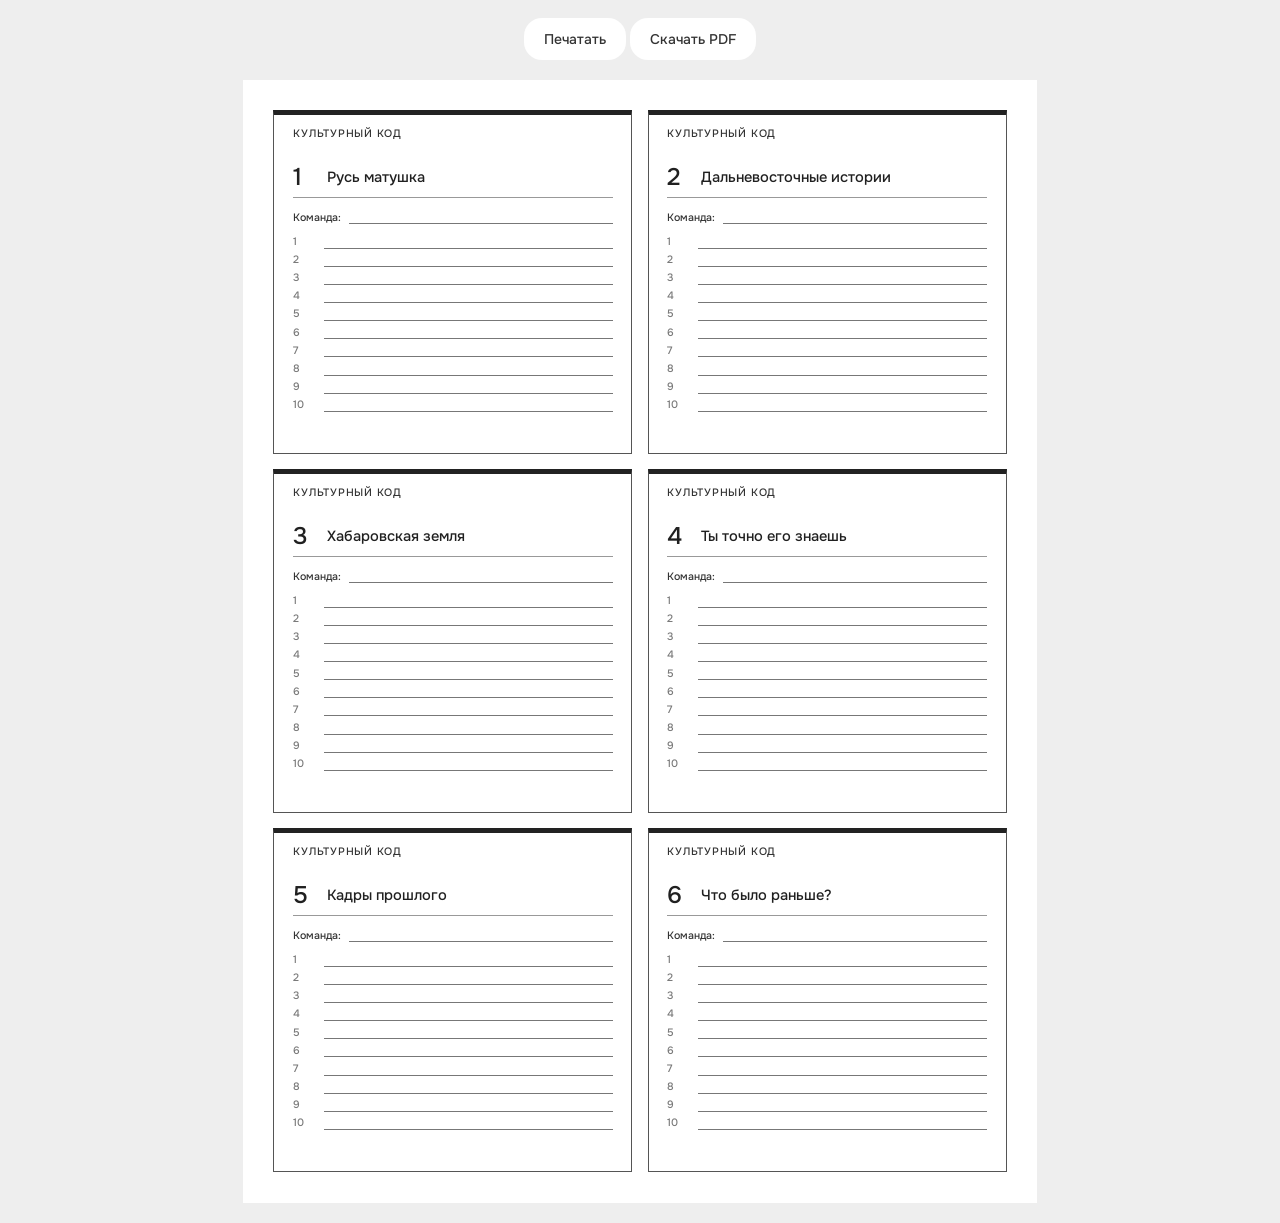
<file: design/answer-sheets.html>
<!doctype html><html lang="ru"><meta charset="utf-8"><meta name="viewport" content="width=device-width"><title>Бланки · Культурный код</title><style>@font-face{font-family:Onest;src:url('../assets/fonts/Onest-Variable.ttf');font-weight:500}*{box-sizing:border-box}body{margin:0;background:#eee;color:#202020;font-family:Onest,sans-serif}.sheet{width:210mm;height:297mm;padding:8mm;margin:20px auto;background:#fff;display:grid;grid-template-columns:repeat(2,95mm);grid-template-rows:repeat(3,91mm);gap:4mm}.slip{border:.25mm solid #555;border-top:1.4mm solid #222;padding:3mm 5mm;overflow:hidden}.brand{height:8mm;font-size:8pt;color:#333;letter-spacing:.2mm}h2{height:11mm;margin:0 0 1mm;border-bottom:.15mm solid #999;display:flex;align-items:center;gap:4mm;font-size:11pt;font-weight:500;white-space:nowrap}h2 b{font-size:18pt;font-weight:500;width:5mm;flex:none}.team{height:8mm;display:flex;align-items:center;gap:2mm;font-size:8pt;color:#333}.team i{flex:1;border-bottom:.15mm solid #777;height:3.8mm}ol{list-style:none;margin:0;padding:0}li{height:4.8mm;display:flex;align-items:center;gap:3mm}li span{width:5mm;flex:none;font-size:8pt;color:#7a7a7a}li i{height:3.8mm;flex:1;border-bottom:.15mm solid #777}.tools{text-align:center;margin:18px}.tools button,.tools a{font:500 14px Onest,sans-serif;color:#333;border:0;background:#fff;padding:12px 20px;border-radius:18px;text-decoration:none;cursor:pointer}@page{size:A4 portrait;margin:0}@media print{body{background:#fff}.tools{display:none}.sheet{margin:0;break-inside:avoid;print-color-adjust:exact;-webkit-print-color-adjust:exact}}</style><body><div class="tools"><button onclick="print()">Печатать</button> <a href="answer-sheets.pdf?v=20261028-clean">Скачать PDF</a></div><main class="sheet"><section class="slip"><div class="brand">КУЛЬТУРНЫЙ КОД</div><h2><b>1</b><span>Русь матушка</span></h2><div class="team"><span>Команда:</span><i></i></div><ol><li value="1"><span>1</span><i></i></li><li value="2"><span>2</span><i></i></li><li value="3"><span>3</span><i></i></li><li value="4"><span>4</span><i></i></li><li value="5"><span>5</span><i></i></li><li value="6"><span>6</span><i></i></li><li value="7"><span>7</span><i></i></li><li value="8"><span>8</span><i></i></li><li value="9"><span>9</span><i></i></li><li value="10"><span>10</span><i></i></li></ol></section><section class="slip"><div class="brand">КУЛЬТУРНЫЙ КОД</div><h2><b>2</b><span>Дальневосточные истории</span></h2><div class="team"><span>Команда:</span><i></i></div><ol><li value="1"><span>1</span><i></i></li><li value="2"><span>2</span><i></i></li><li value="3"><span>3</span><i></i></li><li value="4"><span>4</span><i></i></li><li value="5"><span>5</span><i></i></li><li value="6"><span>6</span><i></i></li><li value="7"><span>7</span><i></i></li><li value="8"><span>8</span><i></i></li><li value="9"><span>9</span><i></i></li><li value="10"><span>10</span><i></i></li></ol></section><section class="slip"><div class="brand">КУЛЬТУРНЫЙ КОД</div><h2><b>3</b><span>Хабаровская земля</span></h2><div class="team"><span>Команда:</span><i></i></div><ol><li value="1"><span>1</span><i></i></li><li value="2"><span>2</span><i></i></li><li value="3"><span>3</span><i></i></li><li value="4"><span>4</span><i></i></li><li value="5"><span>5</span><i></i></li><li value="6"><span>6</span><i></i></li><li value="7"><span>7</span><i></i></li><li value="8"><span>8</span><i></i></li><li value="9"><span>9</span><i></i></li><li value="10"><span>10</span><i></i></li></ol></section><section class="slip"><div class="brand">КУЛЬТУРНЫЙ КОД</div><h2><b>4</b><span>Ты точно его знаешь</span></h2><div class="team"><span>Команда:</span><i></i></div><ol><li value="1"><span>1</span><i></i></li><li value="2"><span>2</span><i></i></li><li value="3"><span>3</span><i></i></li><li value="4"><span>4</span><i></i></li><li value="5"><span>5</span><i></i></li><li value="6"><span>6</span><i></i></li><li value="7"><span>7</span><i></i></li><li value="8"><span>8</span><i></i></li><li value="9"><span>9</span><i></i></li><li value="10"><span>10</span><i></i></li></ol></section><section class="slip"><div class="brand">КУЛЬТУРНЫЙ КОД</div><h2><b>5</b><span>Кадры прошлого</span></h2><div class="team"><span>Команда:</span><i></i></div><ol><li value="1"><span>1</span><i></i></li><li value="2"><span>2</span><i></i></li><li value="3"><span>3</span><i></i></li><li value="4"><span>4</span><i></i></li><li value="5"><span>5</span><i></i></li><li value="6"><span>6</span><i></i></li><li value="7"><span>7</span><i></i></li><li value="8"><span>8</span><i></i></li><li value="9"><span>9</span><i></i></li><li value="10"><span>10</span><i></i></li></ol></section><section class="slip"><div class="brand">КУЛЬТУРНЫЙ КОД</div><h2><b>6</b><span>Что было раньше?</span></h2><div class="team"><span>Команда:</span><i></i></div><ol><li value="1"><span>1</span><i></i></li><li value="2"><span>2</span><i></i></li><li value="3"><span>3</span><i></i></li><li value="4"><span>4</span><i></i></li><li value="5"><span>5</span><i></i></li><li value="6"><span>6</span><i></i></li><li value="7"><span>7</span><i></i></li><li value="8"><span>8</span><i></i></li><li value="9"><span>9</span><i></i></li><li value="10"><span>10</span><i></i></li></ol></section></main></body></html>
</file>
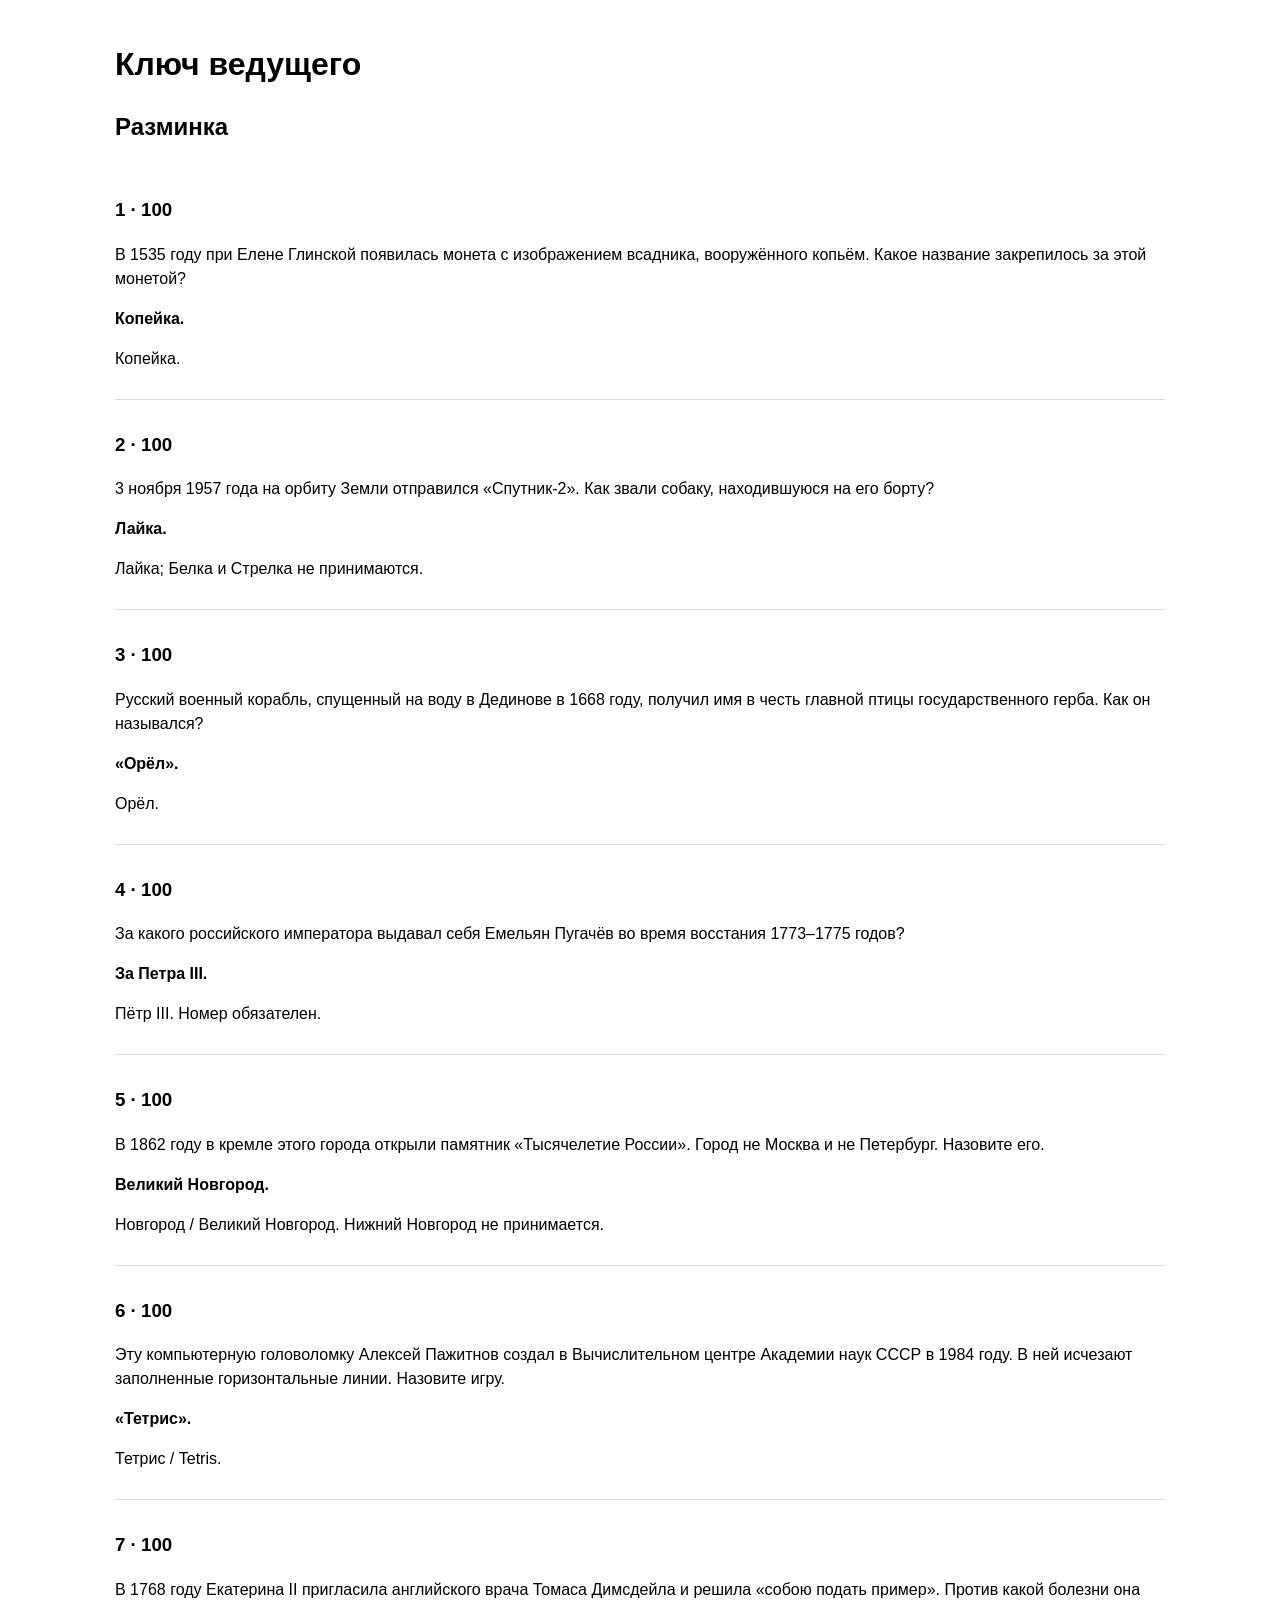
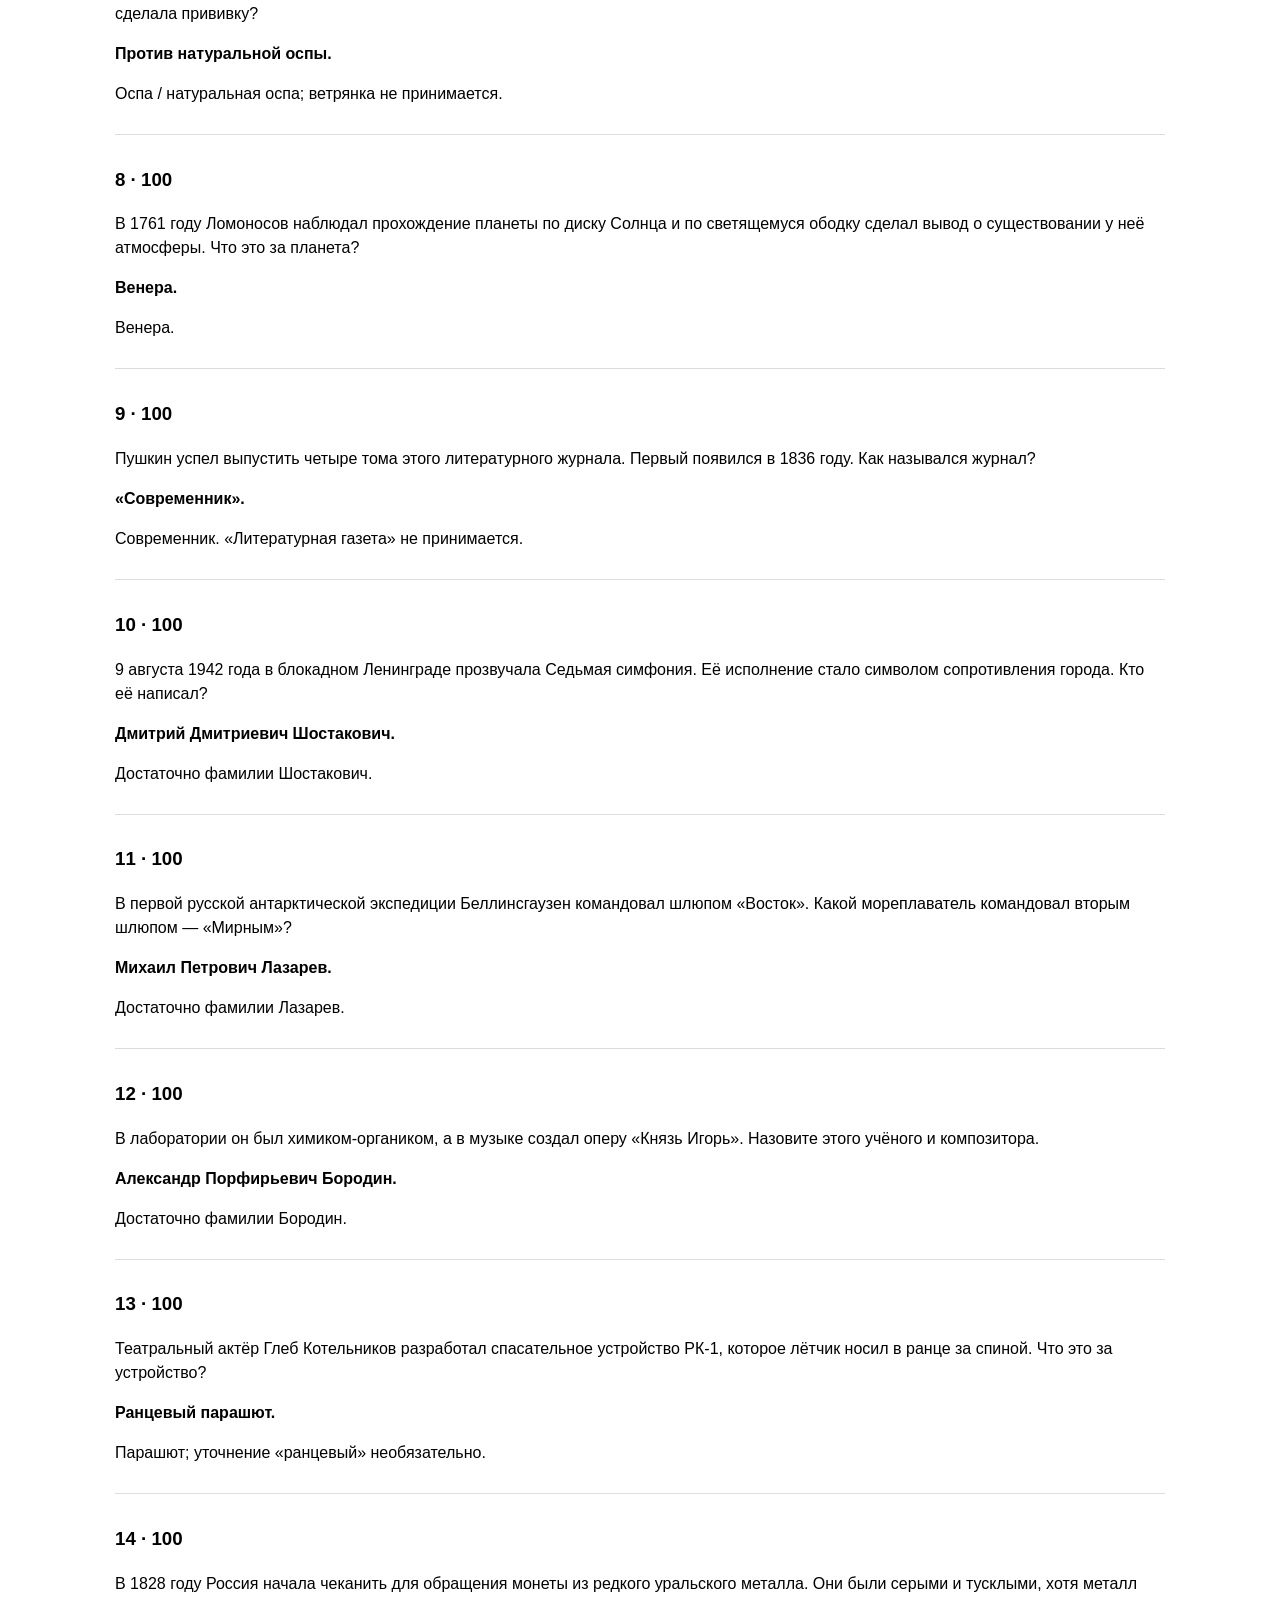
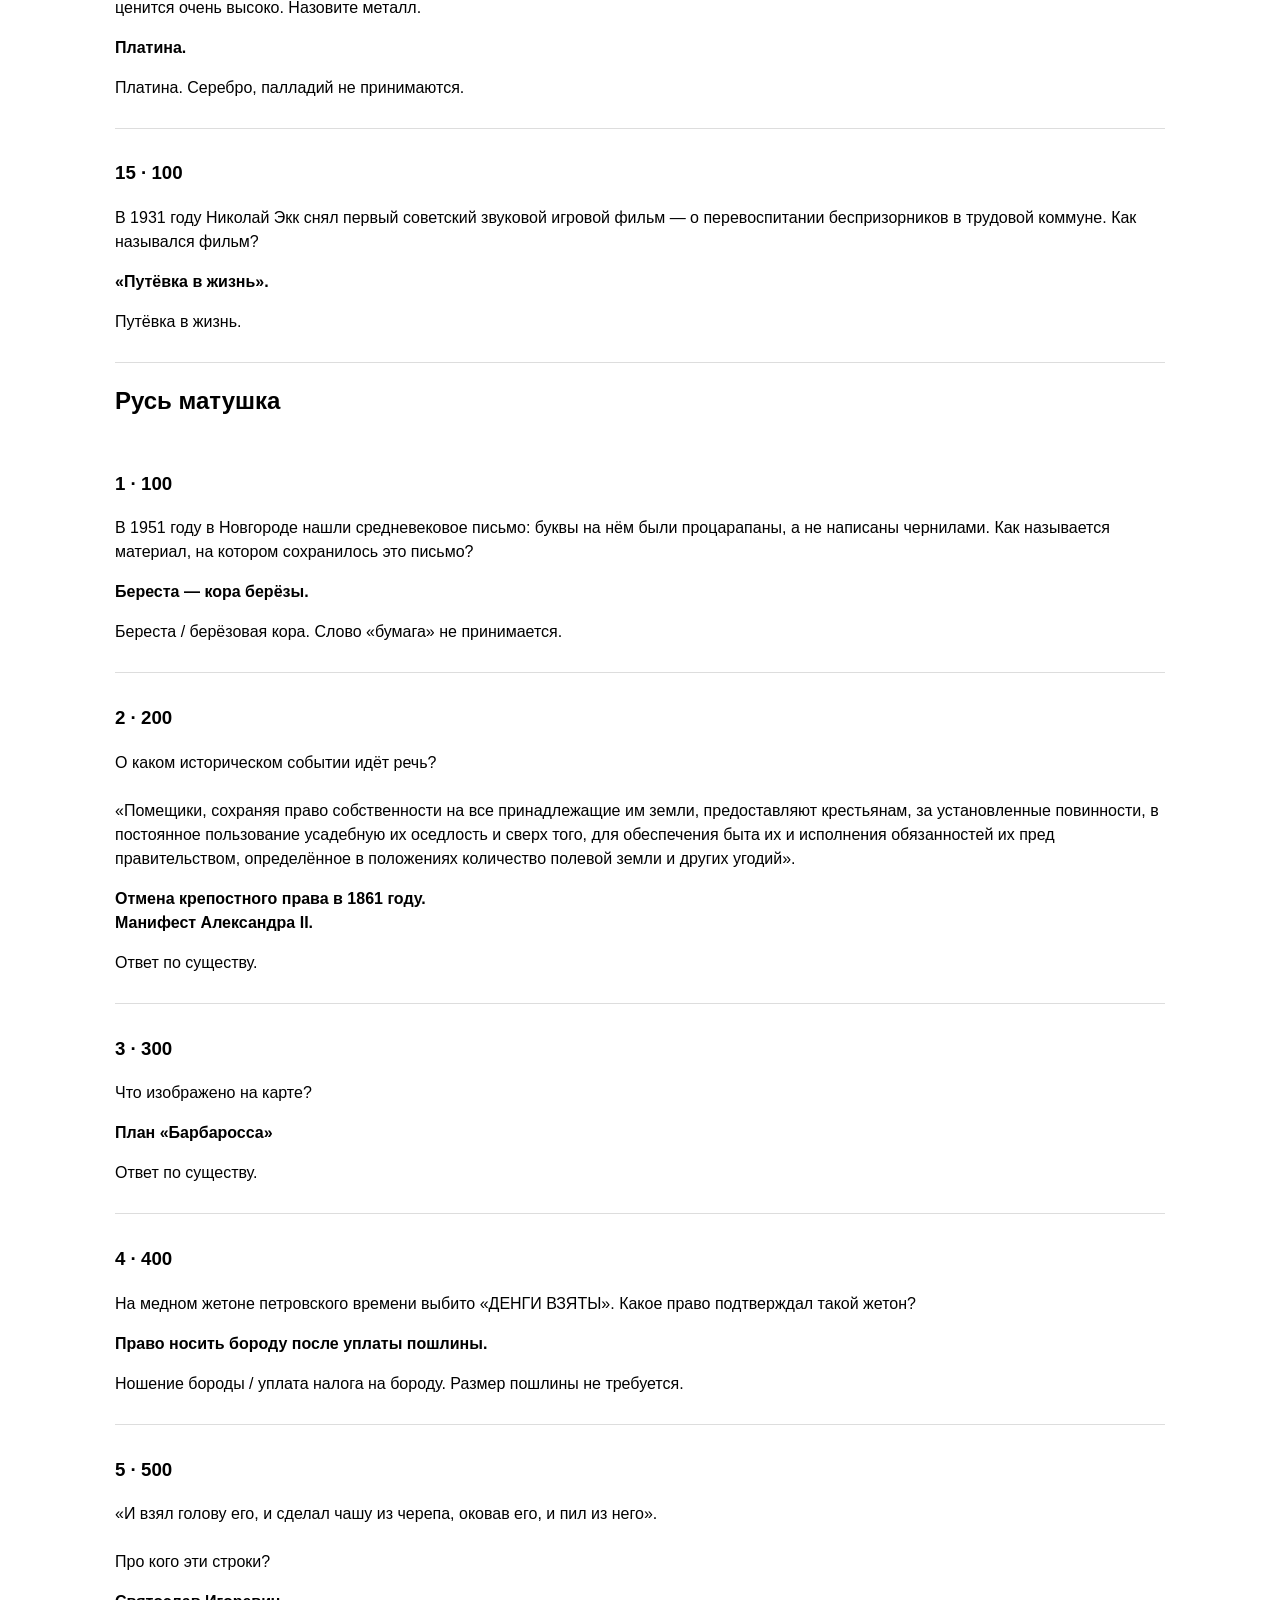
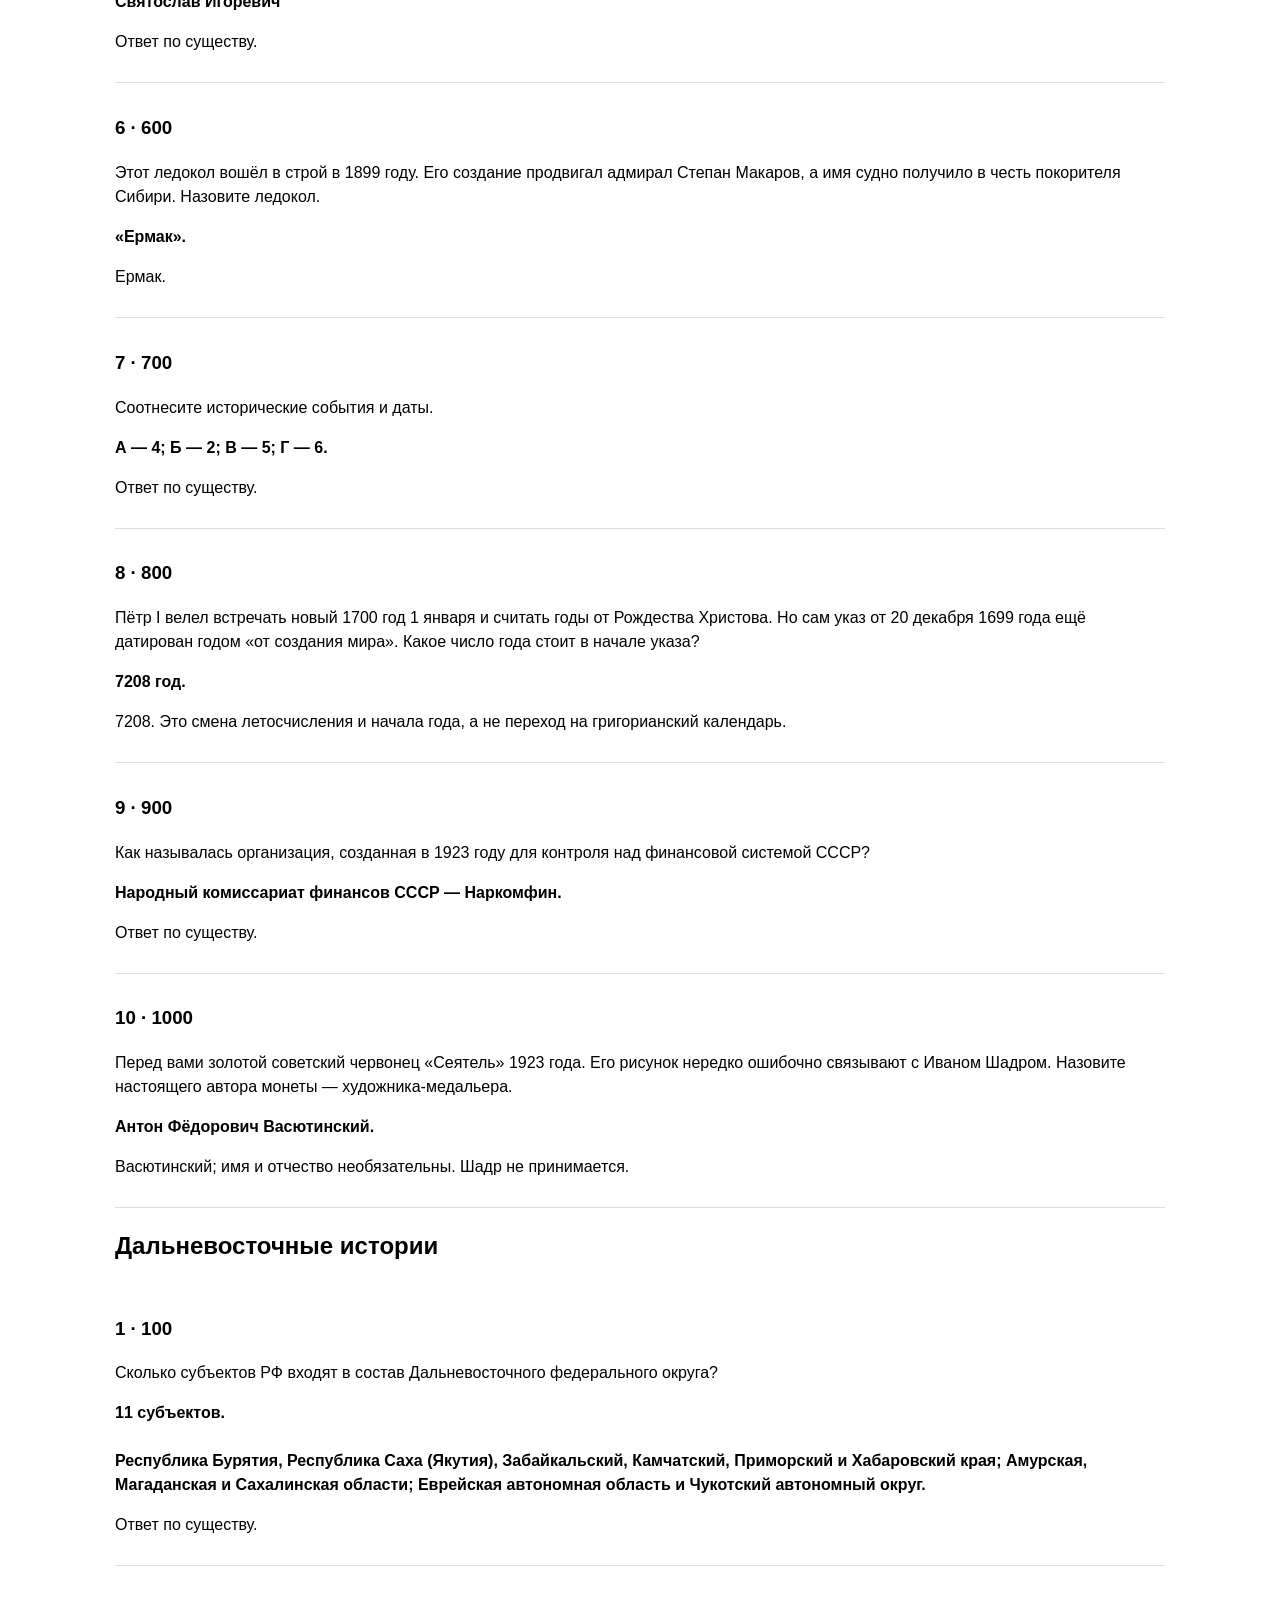
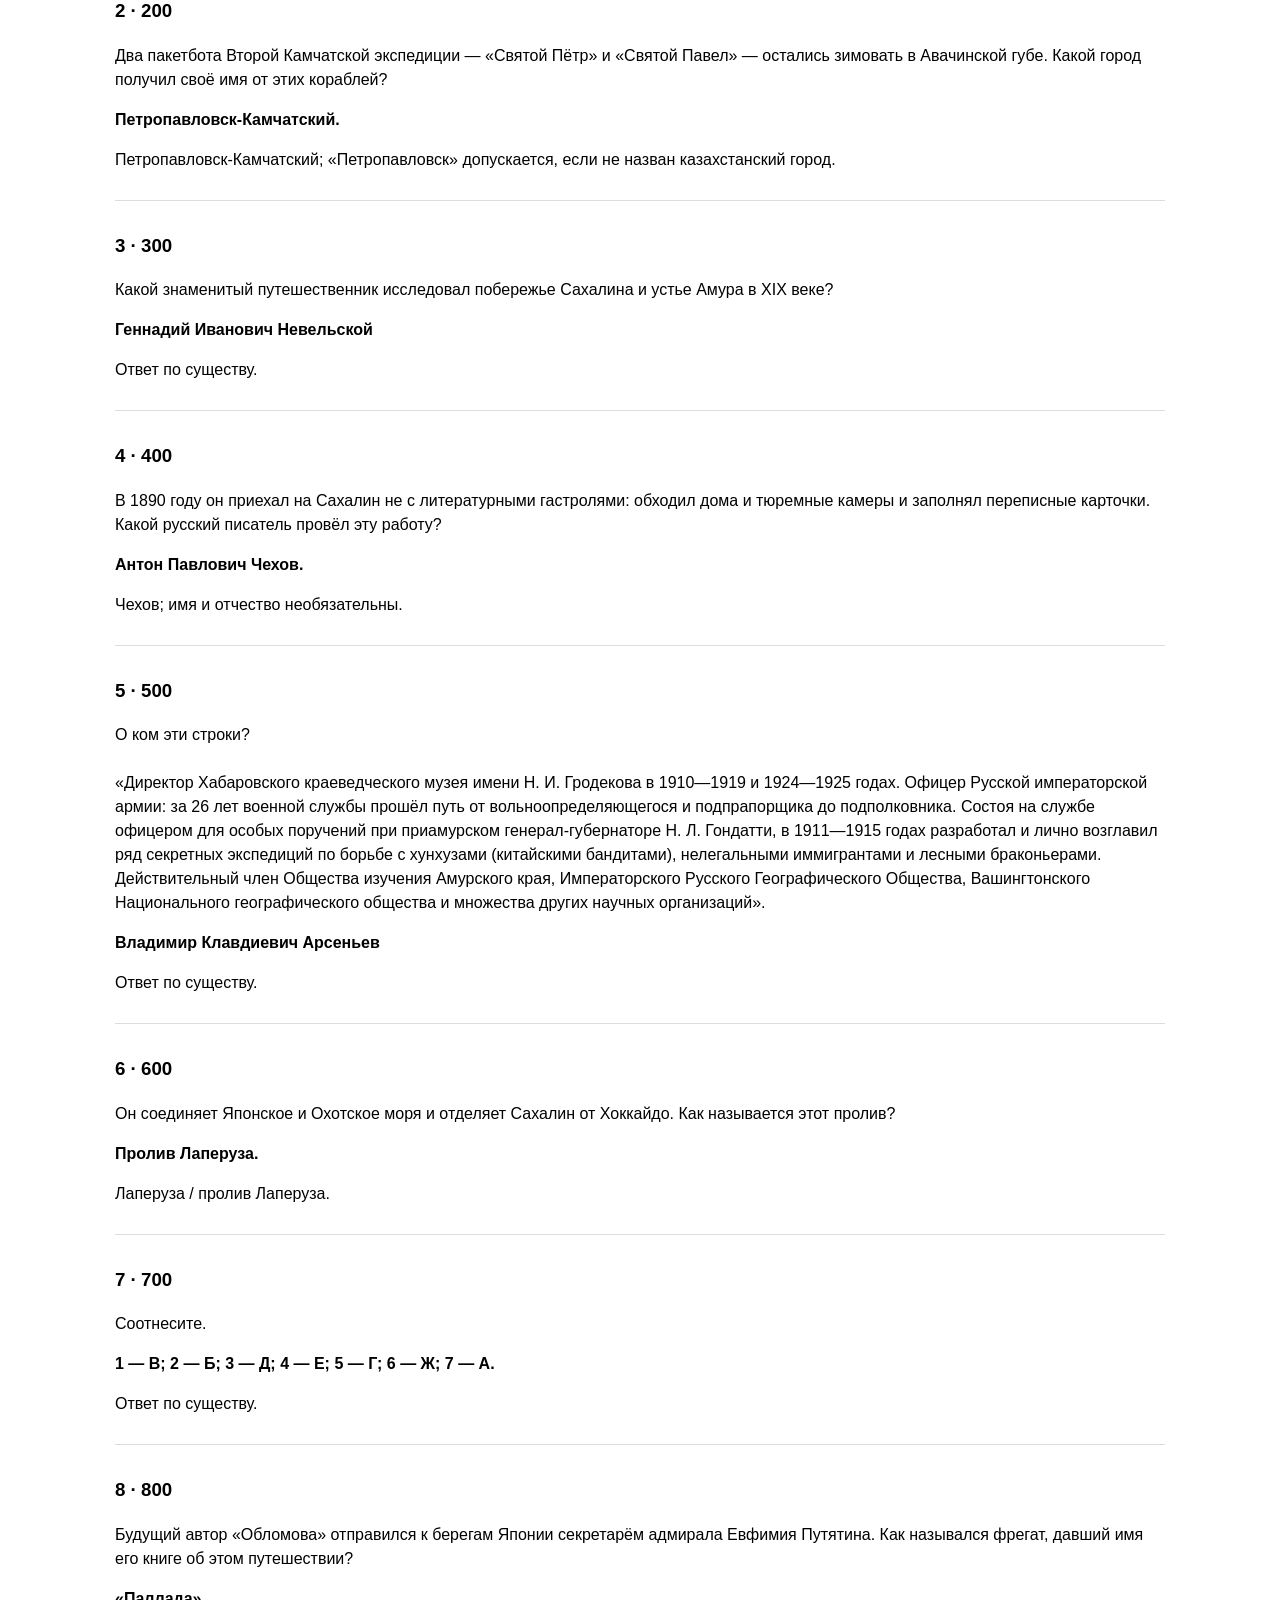
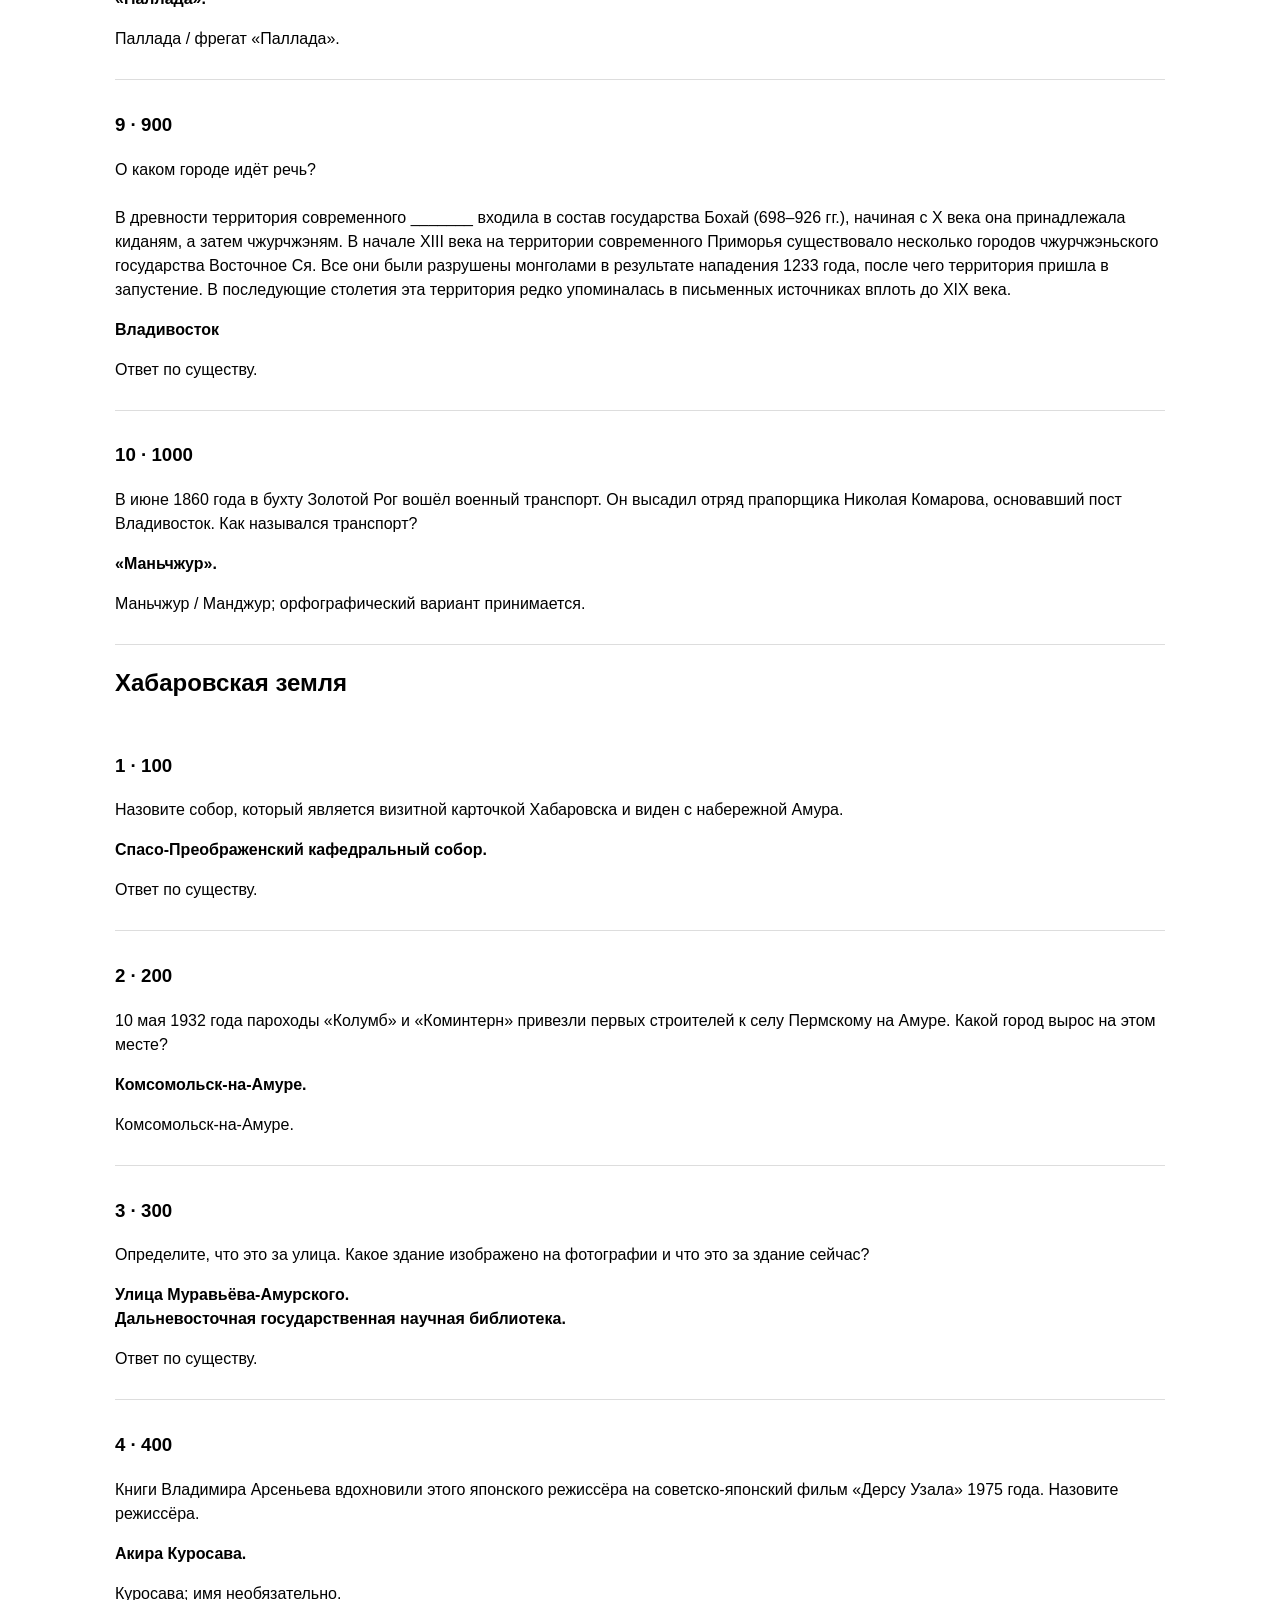
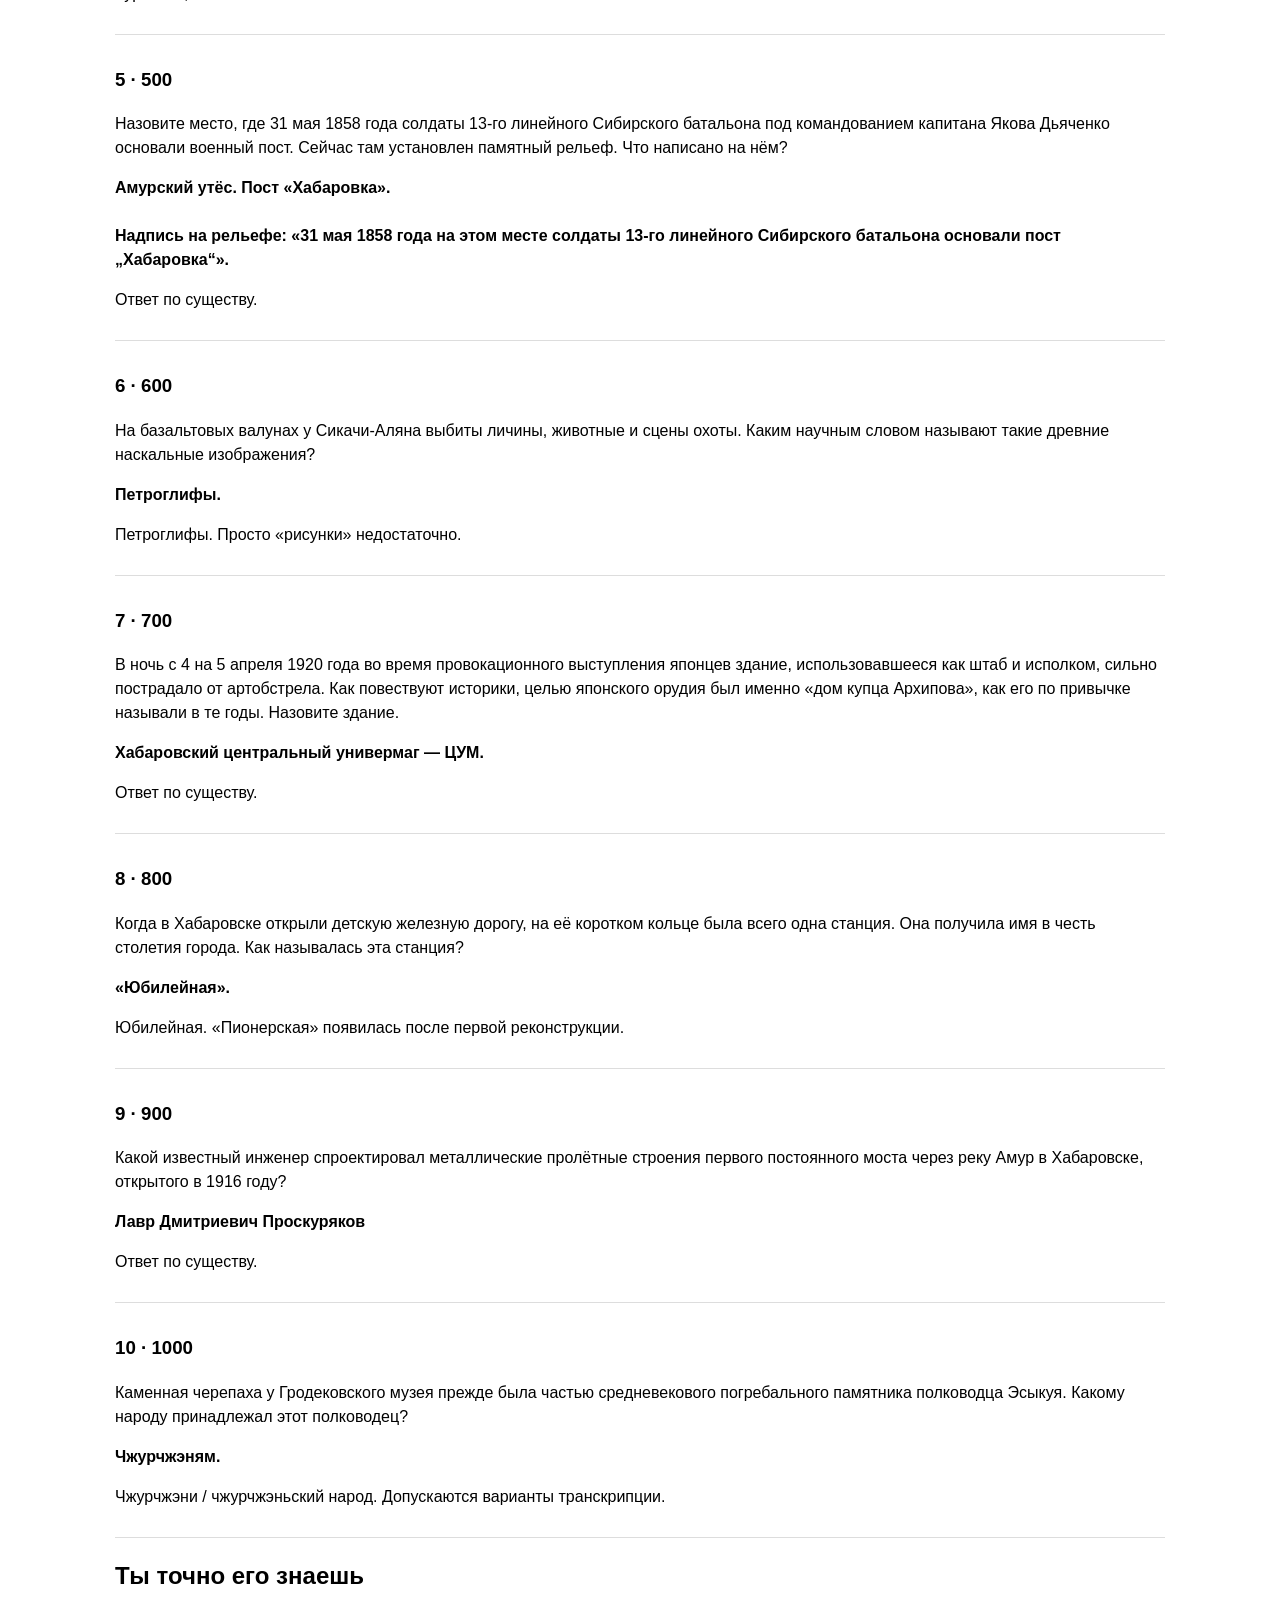
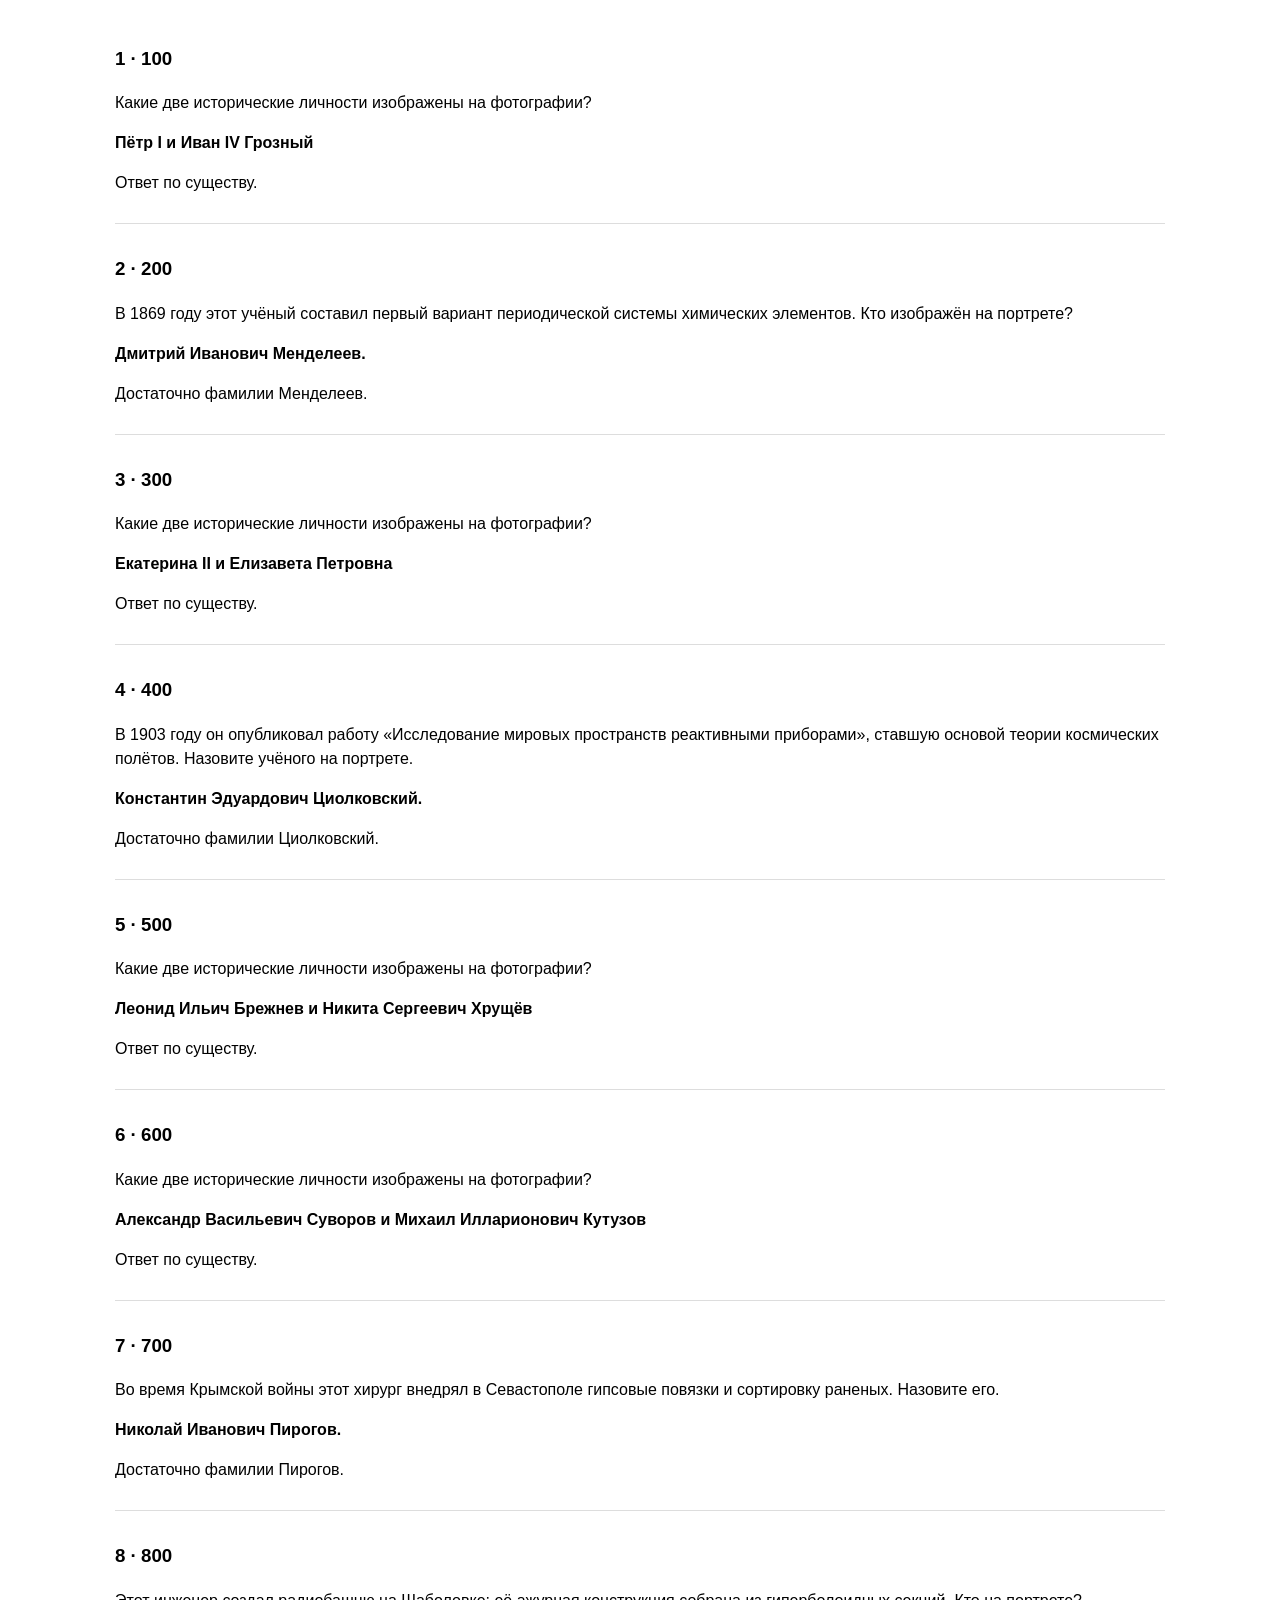
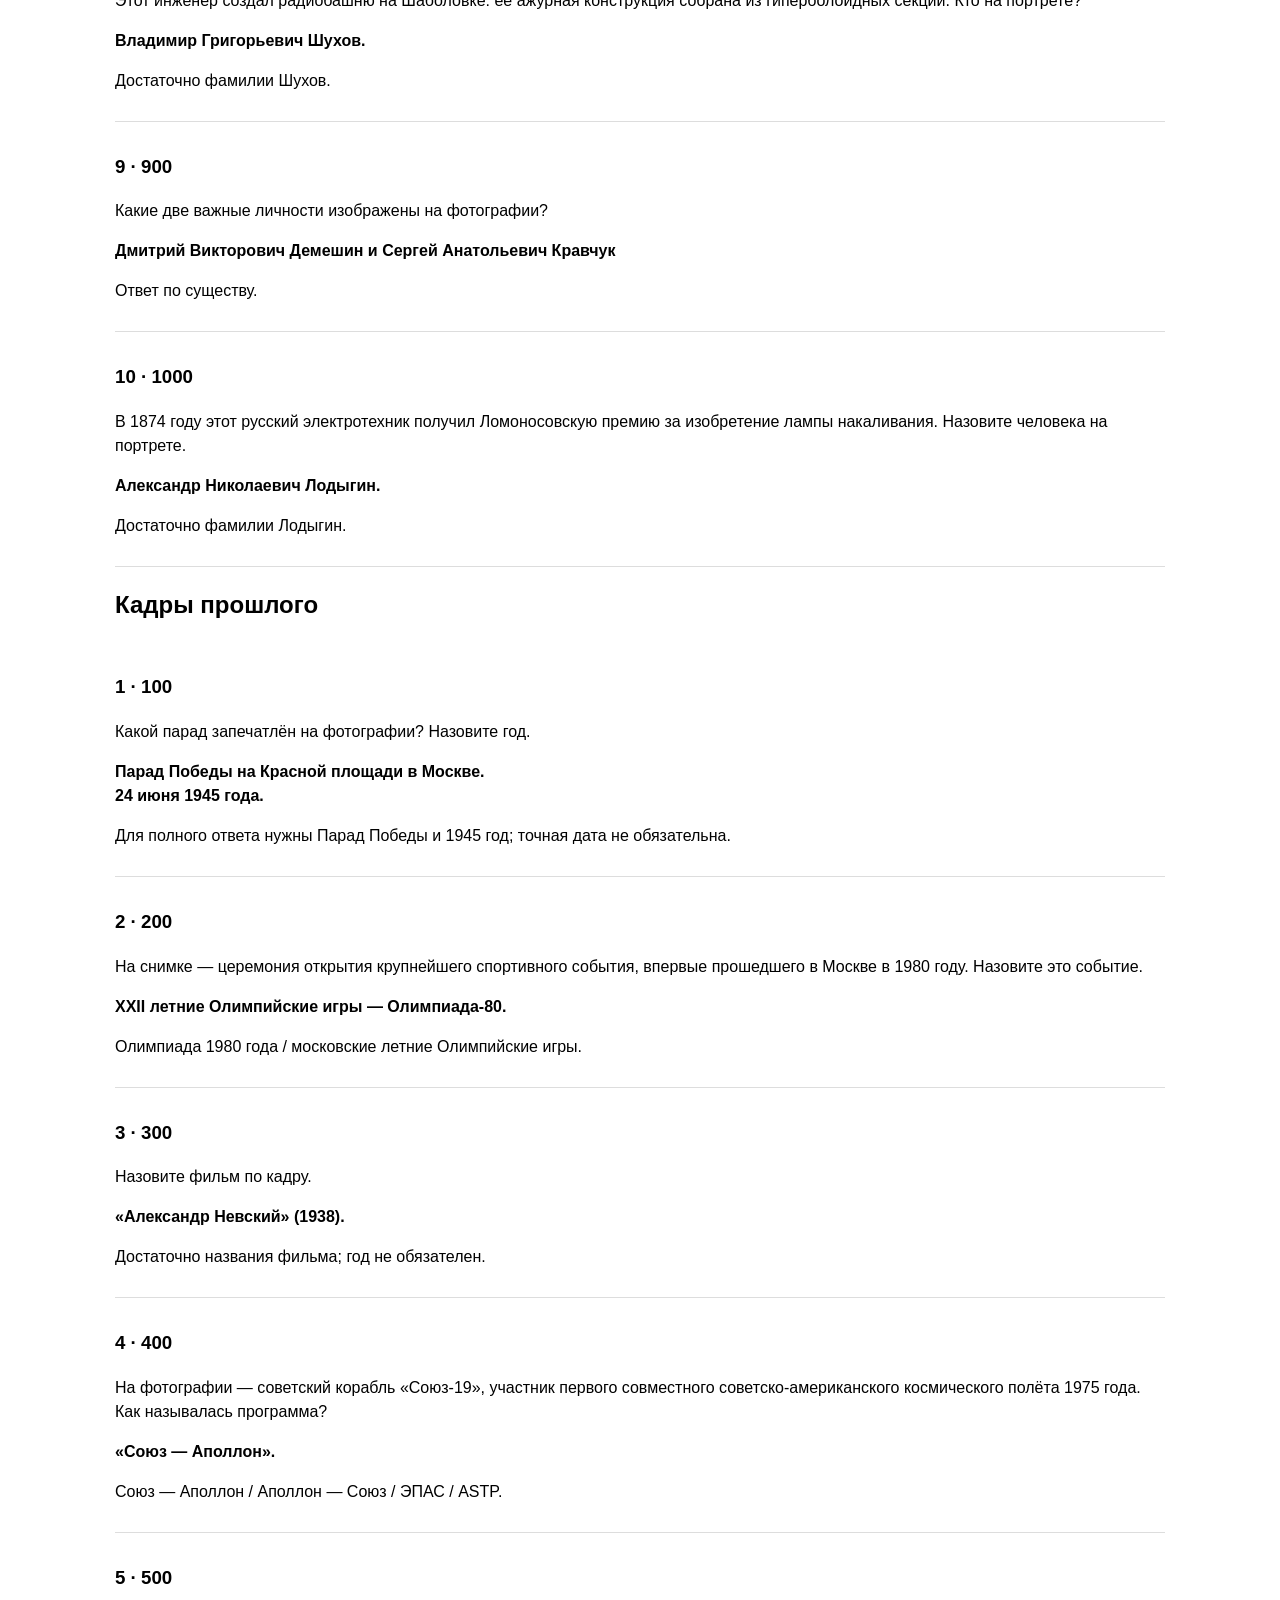
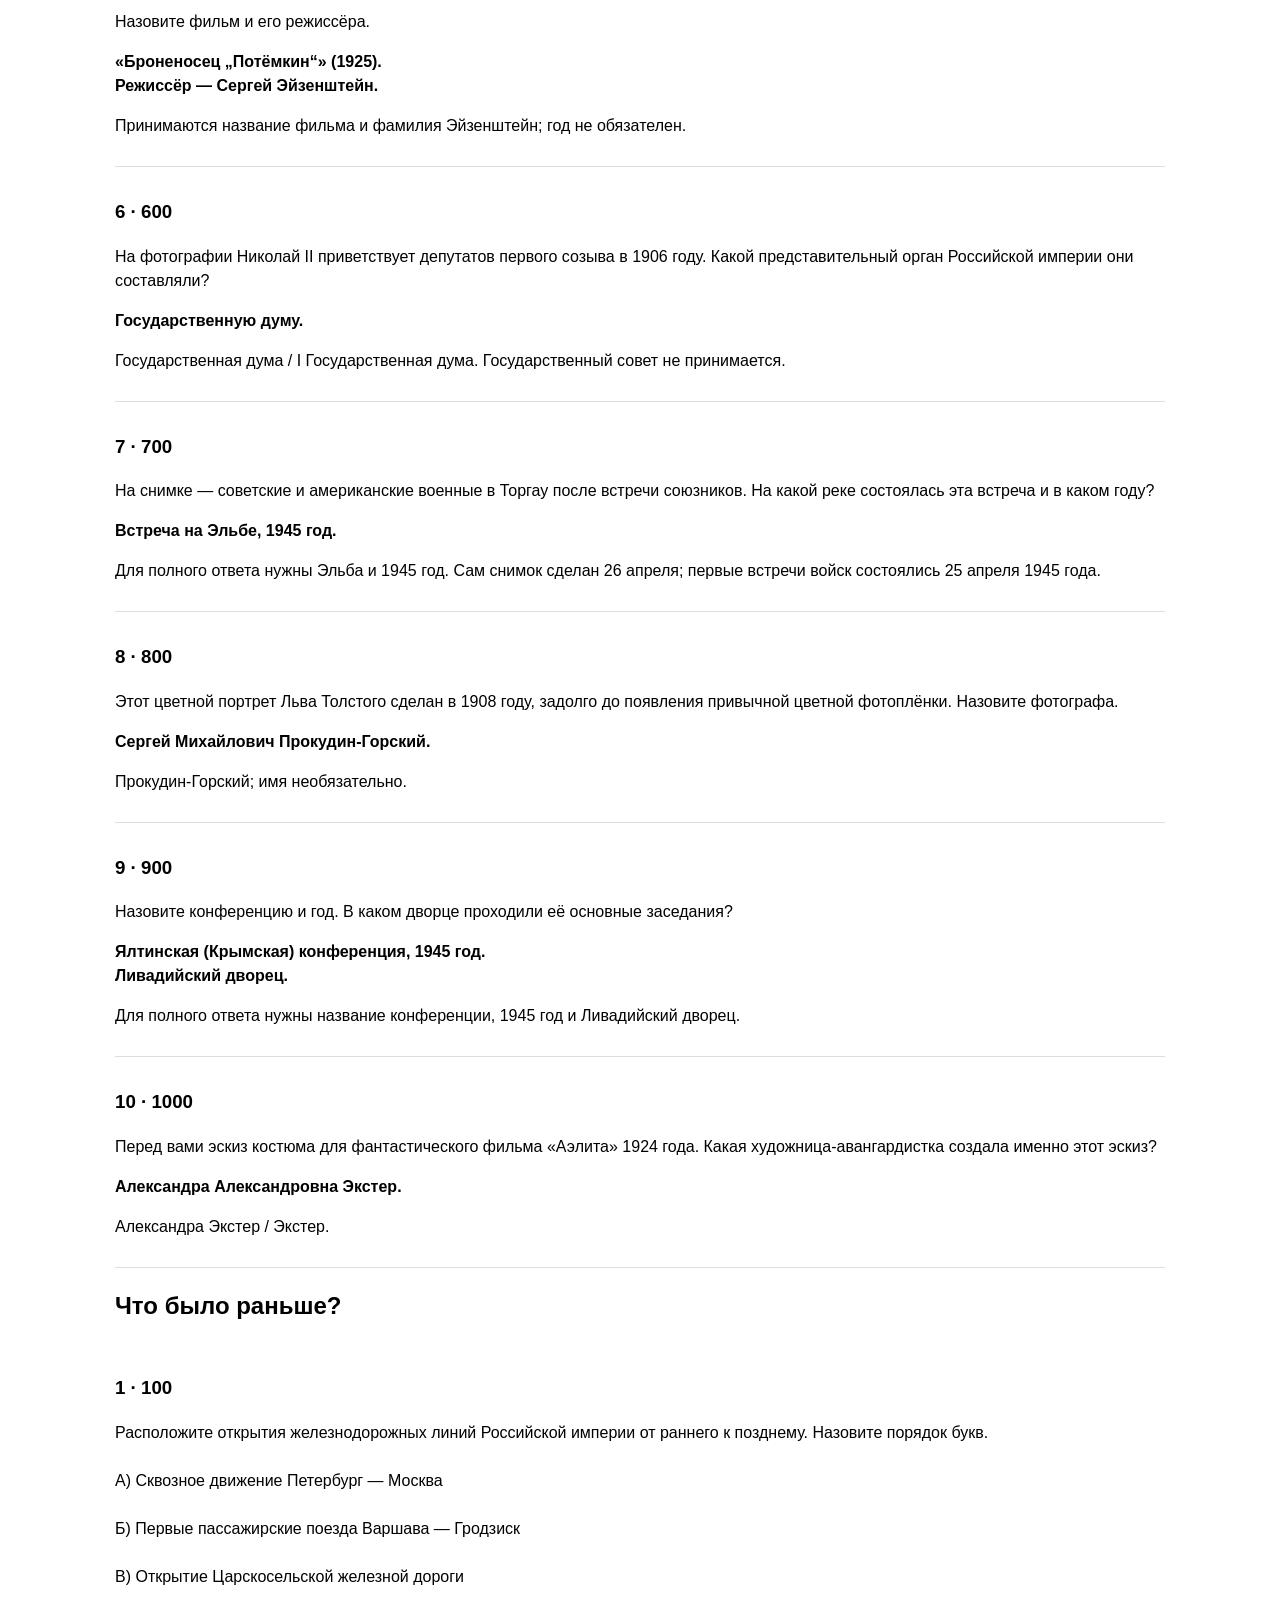
<file: design/host-answer-key.html>
<!doctype html><html lang="ru"><meta charset="utf-8"><title>Ключ ведущего · Культурный код</title><style>body{font:16px/1.5 sans-serif;max-width:1050px;margin:40px auto}p{white-space:pre-line}article{break-inside:avoid;border-bottom:1px solid #ddd;padding:12px 0}@page{size:A4;margin:18mm}</style><body><h1>Ключ ведущего</h1><h2>Разминка</h2><article><h3>1 · 100</h3><p>В 1535 году при Елене Глинской появилась монета с изображением всадника, вооружённого копьём. Какое название закрепилось за этой монетой?</p><p><strong>Копейка.</strong></p><p>Копейка.</p></article><article><h3>2 · 100</h3><p>3 ноября 1957 года на орбиту Земли отправился «Спутник-2». Как звали собаку, находившуюся на его борту?</p><p><strong>Лайка.</strong></p><p>Лайка; Белка и Стрелка не принимаются.</p></article><article><h3>3 · 100</h3><p>Русский военный корабль, спущенный на воду в Дединове в 1668 году, получил имя в честь главной птицы государственного герба. Как он назывался?</p><p><strong>«Орёл».</strong></p><p>Орёл.</p></article><article><h3>4 · 100</h3><p>За какого российского императора выдавал себя Емельян Пугачёв во время восстания 1773–1775 годов?</p><p><strong>За Петра III.</strong></p><p>Пётр III. Номер обязателен.</p></article><article><h3>5 · 100</h3><p>В 1862 году в кремле этого города открыли памятник «Тысячелетие России». Город не Москва и не Петербург. Назовите его.</p><p><strong>Великий Новгород.</strong></p><p>Новгород / Великий Новгород. Нижний Новгород не принимается.</p></article><article><h3>6 · 100</h3><p>Эту компьютерную головоломку Алексей Пажитнов создал в Вычислительном центре Академии наук СССР в 1984 году. В ней исчезают заполненные горизонтальные линии. Назовите игру.</p><p><strong>«Тетрис».</strong></p><p>Тетрис / Tetris.</p></article><article><h3>7 · 100</h3><p>В 1768 году Екатерина II пригласила английского врача Томаса Димсдейла и решила «собою подать пример». Против какой болезни она сделала прививку?</p><p><strong>Против натуральной оспы.</strong></p><p>Оспа / натуральная оспа; ветрянка не принимается.</p></article><article><h3>8 · 100</h3><p>В 1761 году Ломоносов наблюдал прохождение планеты по диску Солнца и по светящемуся ободку сделал вывод о существовании у неё атмосферы. Что это за планета?</p><p><strong>Венера.</strong></p><p>Венера.</p></article><article><h3>9 · 100</h3><p>Пушкин успел выпустить четыре тома этого литературного журнала. Первый появился в 1836 году. Как назывался журнал?</p><p><strong>«Современник».</strong></p><p>Современник. «Литературная газета» не принимается.</p></article><article><h3>10 · 100</h3><p>9 августа 1942 года в блокадном Ленинграде прозвучала Седьмая симфония. Её исполнение стало символом сопротивления города. Кто её написал?</p><p><strong>Дмитрий Дмитриевич Шостакович.</strong></p><p>Достаточно фамилии Шостакович.</p></article><article><h3>11 · 100</h3><p>В первой русской антарктической экспедиции Беллинсгаузен командовал шлюпом «Восток». Какой мореплаватель командовал вторым шлюпом — «Мирным»?</p><p><strong>Михаил Петрович Лазарев.</strong></p><p>Достаточно фамилии Лазарев.</p></article><article><h3>12 · 100</h3><p>В лаборатории он был химиком-органиком, а в музыке создал оперу «Князь Игорь». Назовите этого учёного и композитора.</p><p><strong>Александр Порфирьевич Бородин.</strong></p><p>Достаточно фамилии Бородин.</p></article><article><h3>13 · 100</h3><p>Театральный актёр Глеб Котельников разработал спасательное устройство РК-1, которое лётчик носил в ранце за спиной. Что это за устройство?</p><p><strong>Ранцевый парашют.</strong></p><p>Парашют; уточнение «ранцевый» необязательно.</p></article><article><h3>14 · 100</h3><p>В 1828 году Россия начала чеканить для обращения монеты из редкого уральского металла. Они были серыми и тусклыми, хотя металл ценится очень высоко. Назовите металл.</p><p><strong>Платина.</strong></p><p>Платина. Серебро, палладий не принимаются.</p></article><article><h3>15 · 100</h3><p>В 1931 году Николай Экк снял первый советский звуковой игровой фильм — о перевоспитании беспризорников в трудовой коммуне. Как назывался фильм?</p><p><strong>«Путёвка в жизнь».</strong></p><p>Путёвка в жизнь.</p></article><h2>Русь матушка</h2><article><h3>1 · 100</h3><p>В 1951 году в Новгороде нашли средневековое письмо: буквы на нём были процарапаны, а не написаны чернилами. Как называется материал, на котором сохранилось это письмо?</p><p><strong>Береста — кора берёзы.</strong></p><p>Береста / берёзовая кора. Слово «бумага» не принимается.</p></article><article><h3>2 · 200</h3><p>О каком историческом событии идёт речь?

«Помещики, сохраняя право собственности на все принадлежащие им земли, предоставляют крестьянам, за установленные повинности, в постоянное пользование усадебную их оседлость и сверх того, для обеспечения быта их и исполнения обязанностей их пред правительством, определённое в положениях количество полевой земли и других угодий».</p><p><strong>Отмена крепостного права в 1861 году.
Манифест Александра II.</strong></p><p>Ответ по существу.</p></article><article><h3>3 · 300</h3><p>Что изображено на карте?</p><p><strong>План «Барбаросса»</strong></p><p>Ответ по существу.</p></article><article><h3>4 · 400</h3><p>На медном жетоне петровского времени выбито «ДЕНГИ ВЗЯТЫ». Какое право подтверждал такой жетон?</p><p><strong>Право носить бороду после уплаты пошлины.</strong></p><p>Ношение бороды / уплата налога на бороду. Размер пошлины не требуется.</p></article><article><h3>5 · 500</h3><p>«И взял голову его, и сделал чашу из черепа, оковав его, и пил из него».

Про кого эти строки?</p><p><strong>Святослав Игоревич</strong></p><p>Ответ по существу.</p></article><article><h3>6 · 600</h3><p>Этот ледокол вошёл в строй в 1899 году. Его создание продвигал адмирал Степан Макаров, а имя судно получило в честь покорителя Сибири. Назовите ледокол.</p><p><strong>«Ермак».</strong></p><p>Ермак.</p></article><article><h3>7 · 700</h3><p>Соотнесите исторические события и даты.</p><p><strong>А — 4; Б — 2; В — 5; Г — 6.</strong></p><p>Ответ по существу.</p></article><article><h3>8 · 800</h3><p>Пётр I велел встречать новый 1700 год 1 января и считать годы от Рождества Христова. Но сам указ от 20 декабря 1699 года ещё датирован годом «от создания мира». Какое число года стоит в начале указа?</p><p><strong>7208 год.</strong></p><p>7208. Это смена летосчисления и начала года, а не переход на григорианский календарь.</p></article><article><h3>9 · 900</h3><p>Как называлась организация, созданная в 1923 году для контроля над финансовой системой СССР?</p><p><strong>Народный комиссариат финансов СССР — Наркомфин.</strong></p><p>Ответ по существу.</p></article><article><h3>10 · 1000</h3><p>Перед вами золотой советский червонец «Сеятель» 1923 года. Его рисунок нередко ошибочно связывают с Иваном Шадром. Назовите настоящего автора монеты — художника-медальера.</p><p><strong>Антон Фёдорович Васютинский.</strong></p><p>Васютинский; имя и отчество необязательны. Шадр не принимается.</p></article><h2>Дальневосточные истории</h2><article><h3>1 · 100</h3><p>Сколько субъектов РФ входят в состав Дальневосточного федерального округа?</p><p><strong>11 субъектов.

Республика Бурятия, Республика Саха (Якутия), Забайкальский, Камчатский, Приморский и Хабаровский края; Амурская, Магаданская и Сахалинская области; Еврейская автономная область и Чукотский автономный округ.</strong></p><p>Ответ по существу.</p></article><article><h3>2 · 200</h3><p>Два пакетбота Второй Камчатской экспедиции — «Святой Пётр» и «Святой Павел» — остались зимовать в Авачинской губе. Какой город получил своё имя от этих кораблей?</p><p><strong>Петропавловск-Камчатский.</strong></p><p>Петропавловск-Камчатский; «Петропавловск» допускается, если не назван казахстанский город.</p></article><article><h3>3 · 300</h3><p>Какой знаменитый путешественник исследовал побережье Сахалина и устье Амура в XIX веке?</p><p><strong>Геннадий Иванович Невельской</strong></p><p>Ответ по существу.</p></article><article><h3>4 · 400</h3><p>В 1890 году он приехал на Сахалин не с литературными гастролями: обходил дома и тюремные камеры и заполнял переписные карточки. Какой русский писатель провёл эту работу?</p><p><strong>Антон Павлович Чехов.</strong></p><p>Чехов; имя и отчество необязательны.</p></article><article><h3>5 · 500</h3><p>О ком эти строки?

«Директор Хабаровского краеведческого музея имени Н. И. Гродекова в 1910—1919 и 1924—1925 годах. Офицер Русской императорской армии: за 26 лет военной службы прошёл путь от вольноопределяющегося и подпрапорщика до подполковника. Состоя на службе офицером для особых поручений при приамурском генерал-губернаторе Н. Л. Гондатти, в 1911—1915 годах разработал и лично возглавил ряд секретных экспедиций по борьбе с хунхузами (китайскими бандитами), нелегальными иммигрантами и лесными браконьерами. Действительный член Общества изучения Амурского края, Императорского Русского Географического Общества, Вашингтонского Национального географического общества и множества других научных организаций».</p><p><strong>Владимир Клавдиевич Арсеньев</strong></p><p>Ответ по существу.</p></article><article><h3>6 · 600</h3><p>Он соединяет Японское и Охотское моря и отделяет Сахалин от Хоккайдо. Как называется этот пролив?</p><p><strong>Пролив Лаперуза.</strong></p><p>Лаперуза / пролив Лаперуза.</p></article><article><h3>7 · 700</h3><p>Соотнесите.</p><p><strong>1 — В; 2 — Б; 3 — Д; 4 — Е; 5 — Г; 6 — Ж; 7 — А.</strong></p><p>Ответ по существу.</p></article><article><h3>8 · 800</h3><p>Будущий автор «Обломова» отправился к берегам Японии секретарём адмирала Евфимия Путятина. Как назывался фрегат, давший имя его книге об этом путешествии?</p><p><strong>«Паллада».</strong></p><p>Паллада / фрегат «Паллада».</p></article><article><h3>9 · 900</h3><p>О каком городе идёт речь?

В древности территория современного _______ входила в состав государства Бохай (698–926 гг.), начиная с X века она принадлежала киданям, а затем чжурчжэням. В начале XIII века на территории современного Приморья существовало несколько городов чжурчжэньского государства Восточное Ся. Все они были разрушены монголами в результате нападения 1233 года, после чего территория пришла в запустение. В последующие столетия эта территория редко упоминалась в письменных источниках вплоть до XIX века.</p><p><strong>Владивосток</strong></p><p>Ответ по существу.</p></article><article><h3>10 · 1000</h3><p>В июне 1860 года в бухту Золотой Рог вошёл военный транспорт. Он высадил отряд прапорщика Николая Комарова, основавший пост Владивосток. Как назывался транспорт?</p><p><strong>«Маньчжур».</strong></p><p>Маньчжур / Манджур; орфографический вариант принимается.</p></article><h2>Хабаровская земля</h2><article><h3>1 · 100</h3><p>Назовите собор, который является визитной карточкой Хабаровска и виден с набережной Амура.</p><p><strong>Спасо-Преображенский кафедральный собор.</strong></p><p>Ответ по существу.</p></article><article><h3>2 · 200</h3><p>10 мая 1932 года пароходы «Колумб» и «Коминтерн» привезли первых строителей к селу Пермскому на Амуре. Какой город вырос на этом месте?</p><p><strong>Комсомольск-на-Амуре.</strong></p><p>Комсомольск-на-Амуре.</p></article><article><h3>3 · 300</h3><p>Определите, что это за улица. Какое здание изображено на фотографии и что это за здание сейчас?</p><p><strong>Улица Муравьёва-Амурского.
Дальневосточная государственная научная библиотека.</strong></p><p>Ответ по существу.</p></article><article><h3>4 · 400</h3><p>Книги Владимира Арсеньева вдохновили этого японского режиссёра на советско-японский фильм «Дерсу Узала» 1975 года. Назовите режиссёра.</p><p><strong>Акира Куросава.</strong></p><p>Куросава; имя необязательно.</p></article><article><h3>5 · 500</h3><p>Назовите место, где 31 мая 1858 года солдаты 13-го линейного Сибирского батальона под командованием капитана Якова Дьяченко основали военный пост. Сейчас там установлен памятный рельеф. Что написано на нём?</p><p><strong>Амурский утёс. Пост «Хабаровка».

Надпись на рельефе: «31 мая 1858 года на этом месте солдаты 13-го линейного Сибирского батальона основали пост „Хабаровка“».</strong></p><p>Ответ по существу.</p></article><article><h3>6 · 600</h3><p>На базальтовых валунах у Сикачи-Аляна выбиты личины, животные и сцены охоты. Каким научным словом называют такие древние наскальные изображения?</p><p><strong>Петроглифы.</strong></p><p>Петроглифы. Просто «рисунки» недостаточно.</p></article><article><h3>7 · 700</h3><p>В ночь с 4 на 5 апреля 1920 года во время провокационного выступления японцев здание, использовавшееся как штаб и исполком, сильно пострадало от артобстрела. Как повествуют историки, целью японского орудия был именно «дом купца Архипова», как его по привычке называли в те годы. Назовите здание.</p><p><strong>Хабаровский центральный универмаг — ЦУМ.</strong></p><p>Ответ по существу.</p></article><article><h3>8 · 800</h3><p>Когда в Хабаровске открыли детскую железную дорогу, на её коротком кольце была всего одна станция. Она получила имя в честь столетия города. Как называлась эта станция?</p><p><strong>«Юбилейная».</strong></p><p>Юбилейная. «Пионерская» появилась после первой реконструкции.</p></article><article><h3>9 · 900</h3><p>Какой известный инженер спроектировал металлические пролётные строения первого постоянного моста через реку Амур в Хабаровске, открытого в 1916 году?</p><p><strong>Лавр Дмитриевич Проскуряков</strong></p><p>Ответ по существу.</p></article><article><h3>10 · 1000</h3><p>Каменная черепаха у Гродековского музея прежде была частью средневекового погребального памятника полководца Эсыкуя. Какому народу принадлежал этот полководец?</p><p><strong>Чжурчжэням.</strong></p><p>Чжурчжэни / чжурчжэньский народ. Допускаются варианты транскрипции.</p></article><h2>Ты точно его знаешь</h2><article><h3>1 · 100</h3><p>Какие две исторические личности изображены на фотографии?</p><p><strong>Пётр I и Иван IV Грозный</strong></p><p>Ответ по существу.</p></article><article><h3>2 · 200</h3><p>В 1869 году этот учёный составил первый вариант периодической системы химических элементов. Кто изображён на портрете?</p><p><strong>Дмитрий Иванович Менделеев.</strong></p><p>Достаточно фамилии Менделеев.</p></article><article><h3>3 · 300</h3><p>Какие две исторические личности изображены на фотографии?</p><p><strong>Екатерина II и Елизавета Петровна</strong></p><p>Ответ по существу.</p></article><article><h3>4 · 400</h3><p>В 1903 году он опубликовал работу «Исследование мировых пространств реактивными приборами», ставшую основой теории космических полётов. Назовите учёного на портрете.</p><p><strong>Константин Эдуардович Циолковский.</strong></p><p>Достаточно фамилии Циолковский.</p></article><article><h3>5 · 500</h3><p>Какие две исторические личности изображены на фотографии?</p><p><strong>Леонид Ильич Брежнев и Никита Сергеевич Хрущёв</strong></p><p>Ответ по существу.</p></article><article><h3>6 · 600</h3><p>Какие две исторические личности изображены на фотографии?</p><p><strong>Александр Васильевич Суворов и Михаил Илларионович Кутузов</strong></p><p>Ответ по существу.</p></article><article><h3>7 · 700</h3><p>Во время Крымской войны этот хирург внедрял в Севастополе гипсовые повязки и сортировку раненых. Назовите его.</p><p><strong>Николай Иванович Пирогов.</strong></p><p>Достаточно фамилии Пирогов.</p></article><article><h3>8 · 800</h3><p>Этот инженер создал радиобашню на Шаболовке: её ажурная конструкция собрана из гиперболоидных секций. Кто на портрете?</p><p><strong>Владимир Григорьевич Шухов.</strong></p><p>Достаточно фамилии Шухов.</p></article><article><h3>9 · 900</h3><p>Какие две важные личности изображены на фотографии?</p><p><strong>Дмитрий Викторович Демешин и Сергей Анатольевич Кравчук</strong></p><p>Ответ по существу.</p></article><article><h3>10 · 1000</h3><p>В 1874 году этот русский электротехник получил Ломоносовскую премию за изобретение лампы накаливания. Назовите человека на портрете.</p><p><strong>Александр Николаевич Лодыгин.</strong></p><p>Достаточно фамилии Лодыгин.</p></article><h2>Кадры прошлого</h2><article><h3>1 · 100</h3><p>Какой парад запечатлён на фотографии? Назовите год.</p><p><strong>Парад Победы на Красной площади в Москве.
24 июня 1945 года.</strong></p><p>Для полного ответа нужны Парад Победы и 1945 год; точная дата не обязательна.</p></article><article><h3>2 · 200</h3><p>На снимке — церемония открытия крупнейшего спортивного события, впервые прошедшего в Москве в 1980 году. Назовите это событие.</p><p><strong>XXII летние Олимпийские игры — Олимпиада-80.</strong></p><p>Олимпиада 1980 года / московские летние Олимпийские игры.</p></article><article><h3>3 · 300</h3><p>Назовите фильм по кадру.</p><p><strong>«Александр Невский» (1938).</strong></p><p>Достаточно названия фильма; год не обязателен.</p></article><article><h3>4 · 400</h3><p>На фотографии — советский корабль «Союз-19», участник первого совместного советско-американского космического полёта 1975 года. Как называлась программа?</p><p><strong>«Союз — Аполлон».</strong></p><p>Союз — Аполлон / Аполлон — Союз / ЭПАС / ASTP.</p></article><article><h3>5 · 500</h3><p>Назовите фильм и его режиссёра.</p><p><strong>«Броненосец „Потёмкин“» (1925).
Режиссёр — Сергей Эйзенштейн.</strong></p><p>Принимаются название фильма и фамилия Эйзенштейн; год не обязателен.</p></article><article><h3>6 · 600</h3><p>На фотографии Николай II приветствует депутатов первого созыва в 1906 году. Какой представительный орган Российской империи они составляли?</p><p><strong>Государственную думу.</strong></p><p>Государственная дума / I Государственная дума. Государственный совет не принимается.</p></article><article><h3>7 · 700</h3><p>На снимке — советские и американские военные в Торгау после встречи союзников. На какой реке состоялась эта встреча и в каком году?</p><p><strong>Встреча на Эльбе, 1945 год.</strong></p><p>Для полного ответа нужны Эльба и 1945 год. Сам снимок сделан 26 апреля; первые встречи войск состоялись 25 апреля 1945 года.</p></article><article><h3>8 · 800</h3><p>Этот цветной портрет Льва Толстого сделан в 1908 году, задолго до появления привычной цветной фотоплёнки. Назовите фотографа.</p><p><strong>Сергей Михайлович Прокудин-Горский.</strong></p><p>Прокудин-Горский; имя необязательно.</p></article><article><h3>9 · 900</h3><p>Назовите конференцию и год. В каком дворце проходили её основные заседания?</p><p><strong>Ялтинская (Крымская) конференция, 1945 год.
Ливадийский дворец.</strong></p><p>Для полного ответа нужны название конференции, 1945 год и Ливадийский дворец.</p></article><article><h3>10 · 1000</h3><p>Перед вами эскиз костюма для фантастического фильма «Аэлита» 1924 года. Какая художница-авангардистка создала именно этот эскиз?</p><p><strong>Александра Александровна Экстер.</strong></p><p>Александра Экстер / Экстер.</p></article><h2>Что было раньше?</h2><article><h3>1 · 100</h3><p>Расположите открытия железнодорожных линий Российской империи от раннего к позднему. Назовите порядок букв.

А) Сквозное движение Петербург — Москва

Б) Первые пассажирские поезда Варшава — Гродзиск

В) Открытие Царскосельской железной дороги</p><p><strong>В → Б → А

В) Открытие Царскосельской железной дороги — 1837.
Б) Первые пассажирские поезда Варшава — Гродзиск — 1845.
А) Сквозное движение Петербург — Москва — 1851.</strong></p><p>Полное совпадение порядка. Даты знать не требуется. В разборе все точные даты приведены по новому стилю.</p></article><article><h3>2 · 200</h3><p>Расположите музейные события от раннего к позднему. Основание коллекции и открытие музея — разные события. Назовите порядок букв.

А) Открытие Русского музея для посетителей

Б) Открытие Нового Эрмитажа для публики

В) Передача Третьяковской галереи Москве

Г) Открытие Исторического музея в Москве</p><p><strong>Б → Г → В → А

Б) Открытие Нового Эрмитажа для публики — 1852.
Г) Открытие Исторического музея в Москве — 1883.
В) Передача Третьяковской галереи Москве — 1892.
А) Открытие Русского музея для посетителей — 1898.</strong></p><p>Полное совпадение порядка. Даты знать не требуется. В разборе все точные даты приведены по новому стилю.</p></article><article><h3>3 · 300</h3><p>Расположите первые издания книг от раннего к позднему. У «Мёртвых душ» — первый том, у «Записок охотника» — отдельный сборник. Назовите порядок букв.

А) «Бедные люди» Достоевского — первая публикация

Б) «Герой нашего времени» — отдельное издание

В) «Записки охотника» — отдельный сборник

Г) Первый том «Мёртвых душ»</p><p><strong>Б → Г → А → В

Б) «Герой нашего времени» — отдельное издание — 1840.
Г) Первый том «Мёртвых душ» — 1842.
А) «Бедные люди» Достоевского — первая публикация — 1846.
В) «Записки охотника» — отдельный сборник — 1852.</strong></p><p>Полное совпадение порядка. Даты знать не требуется. В разборе все точные даты приведены по новому стилю.</p></article><article><h3>4 · 400</h3><p>Расположите космические достижения СССР от раннего к позднему. Назовите порядок букв.

А) Первый выход человека в открытый космос

Б) «Луна-2» впервые достигла поверхности Луны

В) Полёт первой женщины-космонавта

Г) Запуск первого искусственного спутника Земли</p><p><strong>Г → Б → В → А

Г) Запуск первого искусственного спутника Земли — 1957.
Б) «Луна-2» впервые достигла поверхности Луны — 1959.
В) Полёт первой женщины-космонавта — 1963.
А) Первый выход человека в открытый космос — 1965.</strong></p><p>Полное совпадение порядка. Даты знать не требуется. В разборе все точные даты приведены по новому стилю.</p></article><article><h3>5 · 500</h3><p>Расположите научные сообщения и открытия от раннего к позднему. Здесь всего несколько лет разницы. Назовите порядок букв.

А) Томсон объявил об открытии электрона

Б) Попов продемонстрировал радиоприёмник

В) Супруги Кюри сообщили об открытии радия

Г) Беккерель открыл радиоактивность урана</p><p><strong>Б → Г → А → В

Б) Попов продемонстрировал радиоприёмник — 1895.
Г) Беккерель открыл радиоактивность урана — 1896.
А) Томсон объявил об открытии электрона — 1897.
В) Супруги Кюри сообщили об открытии радия — 1898.</strong></p><p>Полное совпадение порядка. Даты знать не требуется. В разборе все точные даты приведены по новому стилю.</p></article><article><h3>6 · 600</h3><p>Расположите события культурной жизни России от раннего к позднему. Назовите порядок букв.

А) Открытие Московской консерватории

Б) Утверждение устава Товарищества передвижников

В) Открытие Мариинского театра под этим названием

Г) Открытие Петербургской консерватории</p><p><strong>В → Г → А → Б

В) Открытие Мариинского театра под этим названием — 1860.
Г) Открытие Петербургской консерватории — 1862.
А) Открытие Московской консерватории — 1866.
Б) Утверждение устава Товарищества передвижников — 1870.</strong></p><p>Полное совпадение порядка. Даты знать не требуется. В разборе все точные даты приведены по новому стилю.</p></article><article><h3>7 · 700</h3><p>Расположите полярные события от раннего к позднему. Учитывайте порядок событий внутри одного года. Назовите порядок букв.

А) Экипаж Громова завершил перелёт через полюс в Калифорнии

Б) Пароход «Челюскин» затонул во льдах

В) Экипаж Чкалова завершил перелёт через полюс в США

Г) Папанинцы высадились на льдину у Северного полюса</p><p><strong>Б → Г → В → А

Б) Пароход «Челюскин» затонул во льдах — 13 февраля 1934.
Г) Папанинцы высадились на льдину у Северного полюса — 21 мая 1937.
В) Экипаж Чкалова завершил перелёт через полюс в США — 20 июня 1937.
А) Экипаж Громова завершил перелёт через полюс в Калифорнии — 14 июля 1937.</strong></p><p>Полное совпадение порядка. Даты знать не требуется. В разборе все точные даты приведены по новому стилю.</p></article><article><h3>8 · 800</h3><p>Все события произошли в 1905 году. Расположите их от раннего к позднему. Назовите порядок букв.

А) Подписание Портсмутского мирного договора

Б) Издание Манифеста 17 октября

В) Кровавое воскресенье в Петербурге

Г) Начало восстания на броненосце «Потёмкин»</p><p><strong>В → Г → А → Б

В) Кровавое воскресенье в Петербурге — 22 января 1905.
Г) Начало восстания на броненосце «Потёмкин» — 27 июня 1905.
А) Подписание Портсмутского мирного договора — 5 сентября 1905.
Б) Издание Манифеста 17 октября — 30 октября 1905.</strong></p><p>Полное совпадение порядка. Даты знать не требуется. В разборе все точные даты приведены по новому стилю.</p></article><article><h3>9 · 900</h3><p>Пять событий 1961 года. Восстановите их порядок от раннего к позднему. Назовите порядок букв.

А) Начало строительства Берлинской стены

Б) Авария реактора подлодки К-19

В) Открытие Кремлёвского дворца съездов

Г) Старт Германа Титова на «Востоке-2»

Д) Полёт Юрия Гагарина</p><p><strong>Д → Б → Г → А → В

Д) Полёт Юрия Гагарина — 12 апреля 1961.
Б) Авария реактора подлодки К-19 — 4 июля 1961.
Г) Старт Германа Титова на «Востоке-2» — 6 августа 1961.
А) Начало строительства Берлинской стены — 13 августа 1961.
В) Открытие Кремлёвского дворца съездов — 17 октября 1961.</strong></p><p>Полное совпадение порядка. Даты знать не требуется. В разборе все точные даты приведены по новому стилю.</p></article><article><h3>10 · 1000</h3><p>Пять решений 1918 года. Расположите события от раннего к позднему. Назовите порядок букв.

А) Москва вновь стала столицей

Б) Принята первая Конституция РСФСР

В) Принят декрет о роспуске Учредительного собрания

Г) Подписан Брестский мир с Советской Россией

Д) После 31 января наступило 14 февраля</p><p><strong>В → Д → Г → А → Б

В) Принят декрет о роспуске Учредительного собрания — 19 января 1918.
Д) После 31 января наступило 14 февраля — 14 февраля 1918.
Г) Подписан Брестский мир с Советской Россией — 3 марта 1918.
А) Москва вновь стала столицей — 12 марта 1918.
Б) Принята первая Конституция РСФСР — 10 июля 1918.</strong></p><p>Полное совпадение порядка. Даты знать не требуется. В разборе все точные даты приведены по новому стилю.</p></article></body></html>
</file>
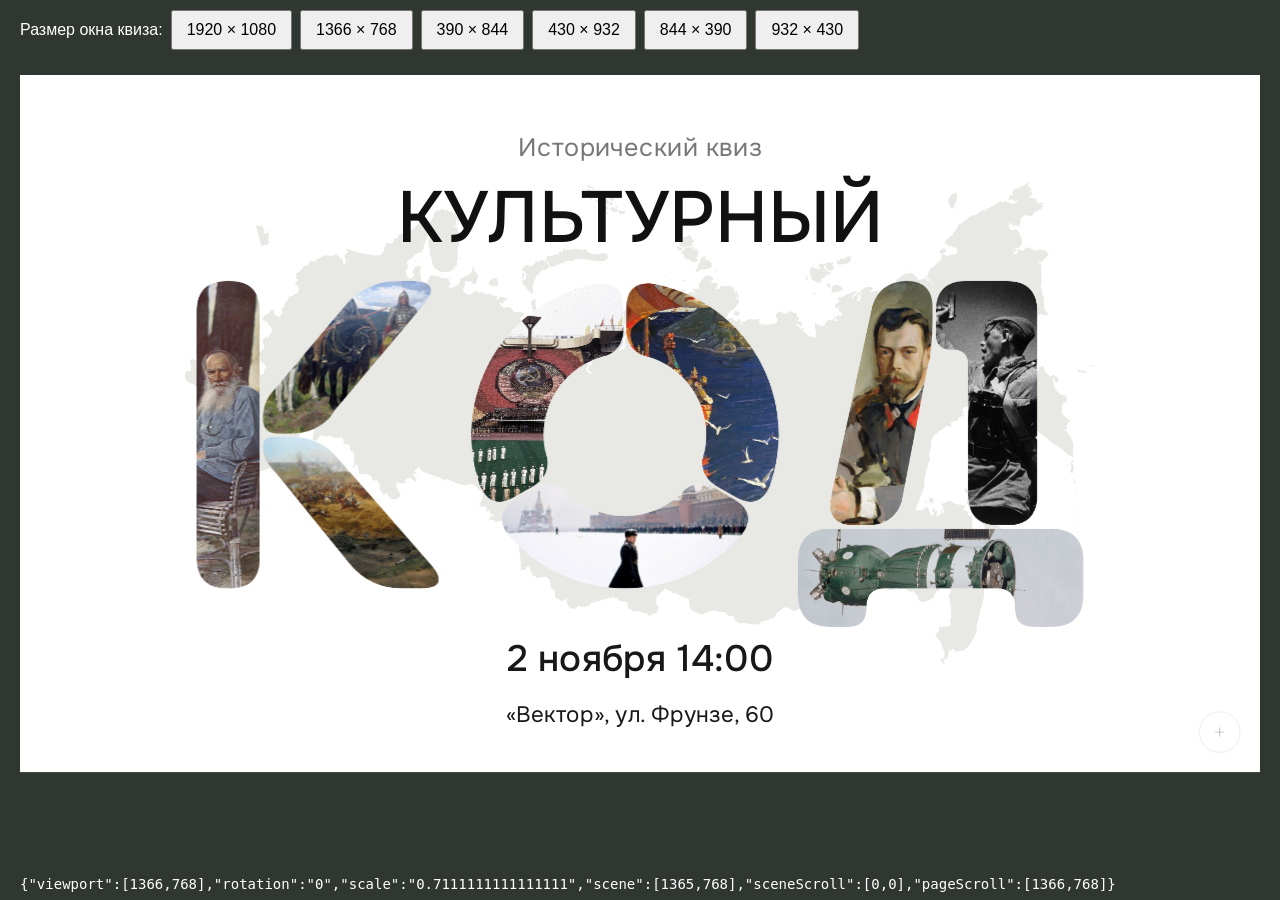
<file: tests/viewport-check.html>
<!doctype html><html lang="ru"><meta charset="utf-8"><title>Проверка размеров сцены</title><style>body{margin:0;background:#303731;color:#fff;font:16px Arial;overflow:hidden}nav{height:60px;display:flex;gap:8px;align-items:center;padding:0 20px}button{font:inherit;padding:9px 14px;cursor:pointer}#wrap{position:absolute;left:20px;top:75px;transform-origin:top left}iframe{border:0;display:block}#report{position:absolute;bottom:8px;left:20px;font:14px monospace}</style><nav>Размер окна квиза: <button data-size="1920,1080">1920 × 1080</button><button data-size="1366,768">1366 × 768</button><button data-size="390,844">390 × 844</button><button data-size="430,932">430 × 932</button><button data-size="844,390">844 × 390</button><button data-size="932,430">932 × 430</button></nav><div id="wrap"><iframe id="app" title="Квиз на проверяемом экране" src="../index.html"></iframe></div><output id="report"></output><script>
let width=1366,height=768;const f=document.querySelector('iframe'),wrap=document.getElementById('wrap');
function resize(){f.style.width=width+'px';f.style.height=height+'px';wrap.style.transform='scale('+Math.min((innerWidth-40)/width,(innerHeight-130)/height,1)+')';}
document.querySelectorAll('[data-size]').forEach(b=>b.onclick=()=>{[width,height]=b.dataset.size.split(',').map(Number);resize();});window.onresize=resize;
setInterval(()=>{try{const d=f.contentDocument,s=d.getElementById('stage'),r=s.getBoundingClientRect();document.getElementById('report').textContent=JSON.stringify({viewport:[f.contentWindow.innerWidth,f.contentWindow.innerHeight],rotation:s.dataset.rotation,scale:s.dataset.scale,scene:[Math.round(r.width),Math.round(r.height)],sceneScroll:[s.scrollLeft,s.scrollTop],pageScroll:[d.documentElement.scrollWidth,d.documentElement.scrollHeight]});}catch(e){}},300);resize();
</script></html>
</file>
